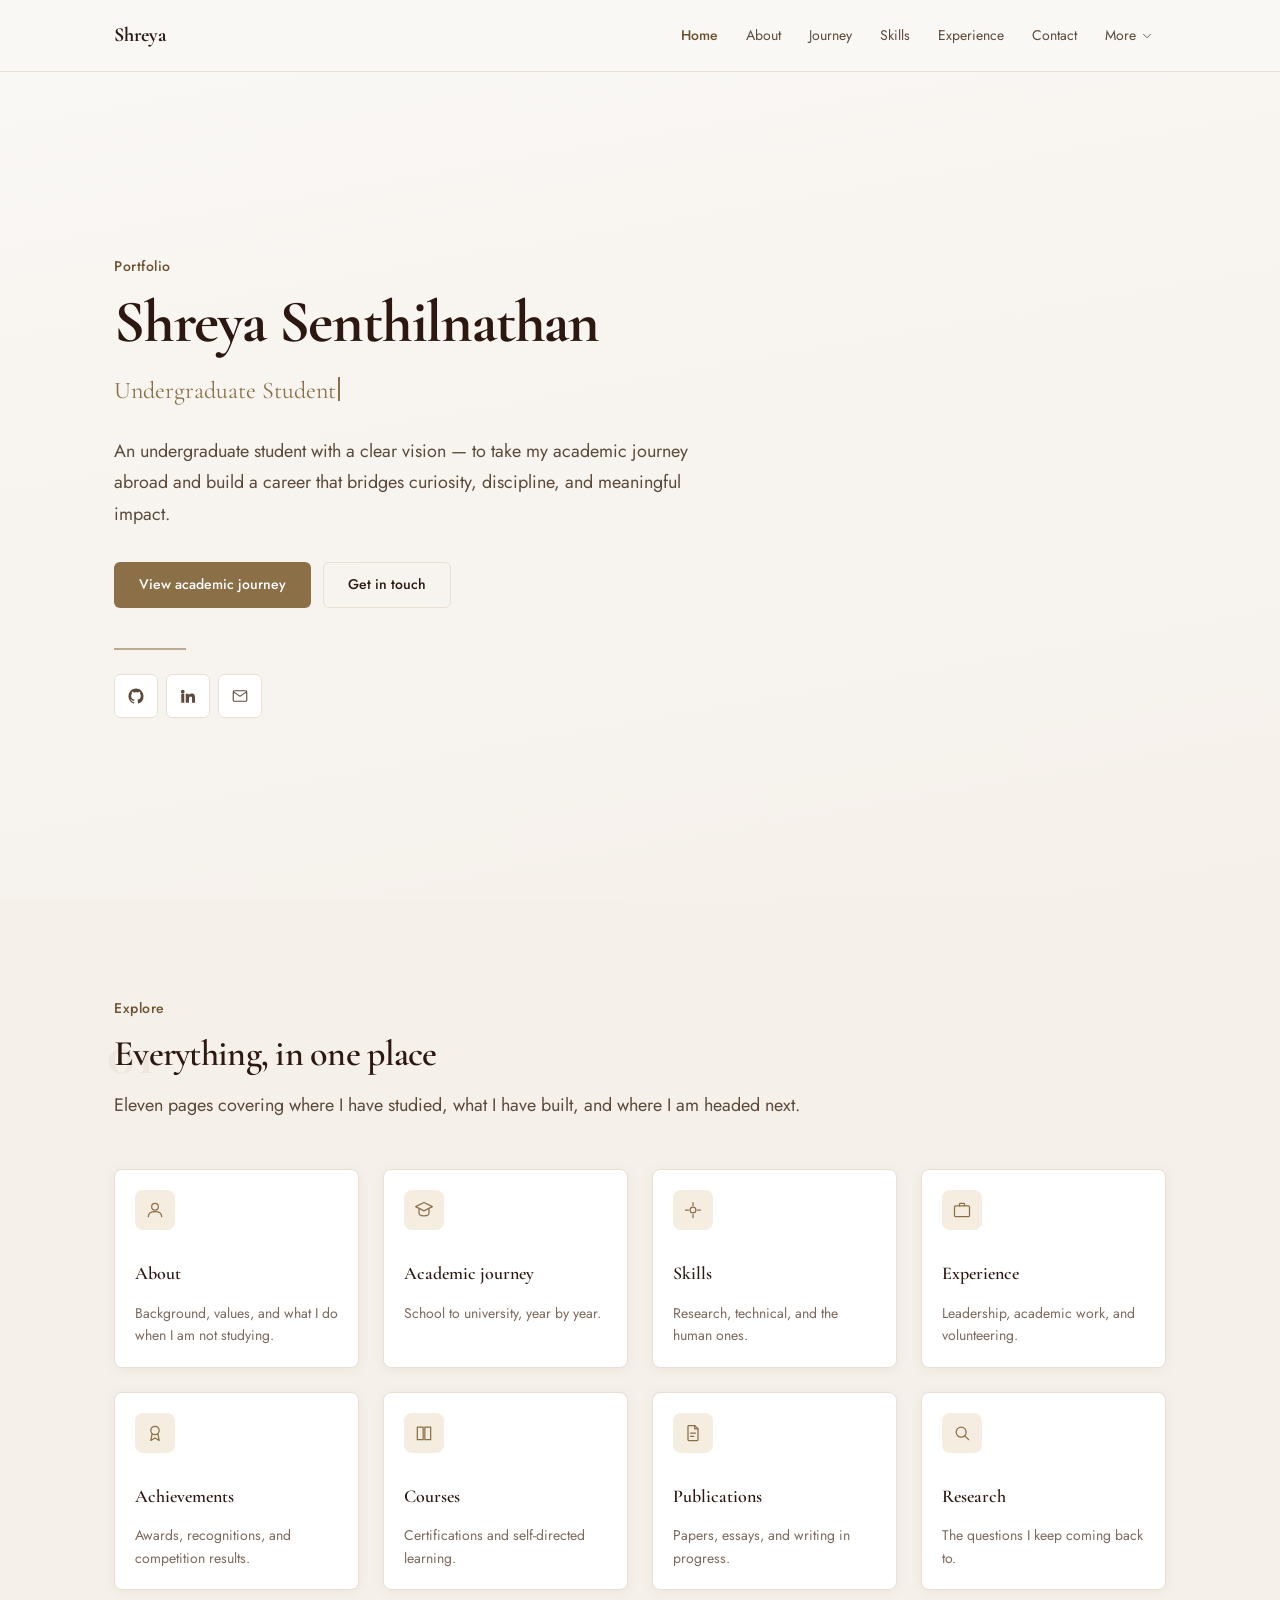
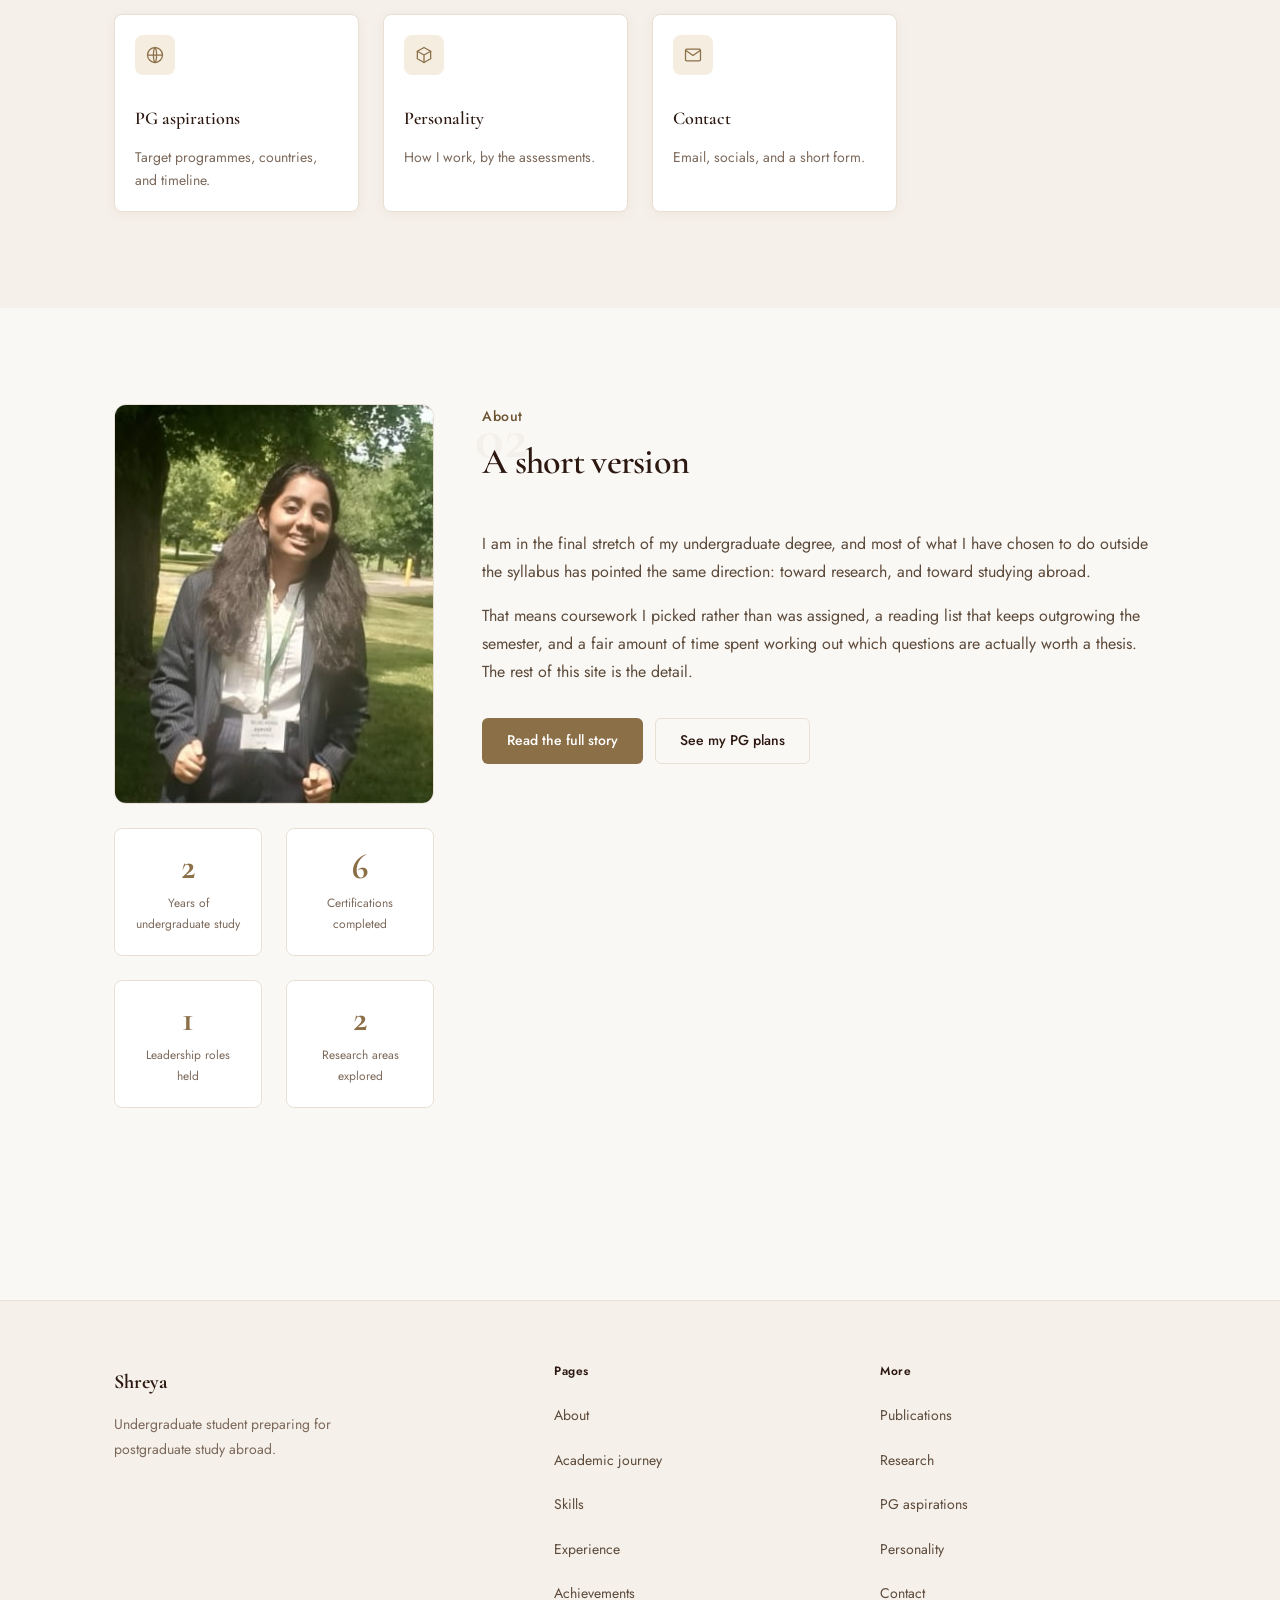
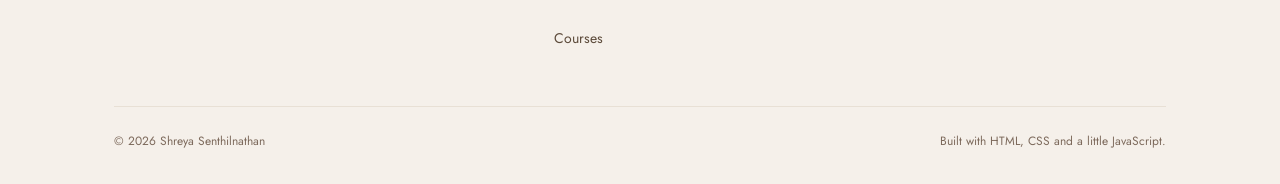
<file: index.html>
<!DOCTYPE html>
<html lang="en">
<head>
  <meta charset="UTF-8">
  <meta name="viewport" content="width=device-width, initial-scale=1.0">
  <title>Shreya Senthilnathan</title>
  <meta name="description" content="Portfolio of Shreya Senthilnathan: academic journey, research interests, and postgraduate plans.">
  <link rel="stylesheet" href="style.css">
</head>
<body>

<a class="skip-link" href="#main">Skip to main content</a>

<!-- ==========================================================================
     NAVBAR — identical on all 12 pages. If you change a link here,
     change it in the other 11 files too.
     ========================================================================== -->
<nav class="nav" aria-label="Main">
  <div class="container nav__inner">
    <a class="nav__brand" href="index.html">Shreya</a>

    <button class="nav__toggle" type="button" id="navToggle"
            aria-expanded="false" aria-controls="navLinks" aria-label="Open menu">
      <svg class="icon-menu" viewBox="0 0 24 24" fill="none" stroke="currentColor" stroke-width="1.5" stroke-linecap="round" aria-hidden="true"><path d="M3 6h18M3 12h18M3 18h18"/></svg>
      <svg class="icon-close" viewBox="0 0 24 24" fill="none" stroke="currentColor" stroke-width="1.5" stroke-linecap="round" aria-hidden="true"><path d="M18 6 6 18M6 6l12 12"/></svg>
    </button>

    <div class="nav__links" id="navLinks" data-open="false">
      <a class="nav__link" href="index.html">Home</a>
      <a class="nav__link" href="about.html">About</a>
      <a class="nav__link" href="academic-journey.html">Journey</a>
      <a class="nav__link" href="skills.html">Skills</a>
      <a class="nav__link" href="experience.html">Experience</a>
      <a class="nav__link" href="contact.html">Contact</a>

      <div class="nav__more">
        <button class="nav__more-btn" type="button" id="moreBtn"
                aria-expanded="false" aria-controls="moreMenu">
          More
          <svg viewBox="0 0 24 24" fill="none" stroke="currentColor" stroke-width="1.5" stroke-linecap="round" aria-hidden="true"><path d="m6 9 6 6 6-6"/></svg>
        </button>
        <div class="nav__dropdown" id="moreMenu" data-open="false">
          <a href="achievements.html">Achievements</a>
          <a href="courses.html">Courses</a>
          <a href="publications.html">Publications</a>
          <a href="research.html">Research</a>
          <a href="pg-aspirations.html">PG aspirations</a>
          <a href="personality.html">Personality</a>
        </div>
      </div>
    </div>
  </div>
</nav>

<main id="main">

  <!-- ======================================================================
       HERO
       ====================================================================== -->
  <section class="hero">
    <div class="container">
      <p class="eyebrow">Portfolio</p>
      <h1 class="hero__name">Shreya Senthilnathan</h1>

      <!-- The roles below rotate. Edit the list in the script at the bottom. -->
      <p class="hero__roles"><span id="typewriter"></span><span class="caret" aria-hidden="true"></span></p>
      <p class="visually-hidden">Undergraduate student, aspiring postgraduate, research enthusiast, global learner, future leader.</p>

      <p class="hero__bio">An undergraduate student with a clear vision &mdash; to take my academic
        journey abroad and build a career that bridges curiosity, discipline, and meaningful impact.</p>

      <div class="btn-row hero__actions">
        <a class="btn btn--primary" href="academic-journey.html">View academic journey</a>
        <a class="btn btn--outline" href="contact.html">Get in touch</a>
      </div>

      <hr class="rule">

      <div class="social-row">
        <span class="tip-wrap">
          <!-- ADD YOUR CONTENT HERE — replace the three links below -->
          <a class="icon-btn" href="https://github.com/shreyasenthilnathan8325-ui" aria-label="Visit GitHub profile" target="_blank" rel="noopener">
            <svg viewBox="0 0 24 24" fill="currentColor" aria-hidden="true"><path d="M12 2C6.48 2 2 6.58 2 12.25c0 4.53 2.87 8.37 6.84 9.73.5.1.68-.22.68-.49 0-.24-.01-.88-.01-1.73-2.78.62-3.37-1.37-3.37-1.37-.46-1.18-1.11-1.5-1.11-1.5-.91-.64.07-.63.07-.63 1 .07 1.53 1.06 1.53 1.06.89 1.57 2.34 1.11 2.91.85.09-.66.35-1.11.63-1.37-2.22-.26-4.56-1.14-4.56-5.07 0-1.12.39-2.03 1.03-2.75-.1-.26-.45-1.3.1-2.7 0 0 .84-.28 2.75 1.05a9.3 9.3 0 0 1 2.51-.34c.85 0 1.71.12 2.51.34 1.91-1.33 2.75-1.05 2.75-1.05.55 1.4.2 2.44.1 2.7.64.72 1.03 1.63 1.03 2.75 0 3.94-2.34 4.81-4.57 5.06.36.32.68.94.68 1.9 0 1.37-.01 2.47-.01 2.81 0 .27.18.6.69.49A10.03 10.03 0 0 0 22 12.25C22 6.58 17.52 2 12 2z"/></svg>
          </a>
          <span class="tip" role="tooltip">Visit GitHub profile</span>
        </span>

        <span class="tip-wrap">
          <a class="icon-btn" href="https://www.linkedin.com/in/shreya-senthilnathan-558509309/" aria-label="Visit LinkedIn profile" target="_blank" rel="noopener">
            <svg viewBox="0 0 24 24" fill="currentColor" aria-hidden="true"><path d="M4.98 3.5a2.5 2.5 0 1 1 0 5 2.5 2.5 0 0 1 0-5zM3 9h4v12H3zM9 9h3.8v1.7h.05c.53-.95 1.83-1.95 3.77-1.95 4.03 0 4.78 2.5 4.78 5.76V21h-4v-5.5c0-1.31-.02-3-1.9-3-1.9 0-2.2 1.43-2.2 2.9V21H9z"/></svg>
          </a>
          <span class="tip" role="tooltip">Visit LinkedIn profile</span>
        </span>

        <span class="tip-wrap">
          <a class="icon-btn" href="mailto:shreyasenthilnathan8325@gmail.com" aria-label="Send an email">
            <svg viewBox="0 0 24 24" fill="none" stroke="currentColor" stroke-width="1.5" stroke-linecap="round" stroke-linejoin="round" aria-hidden="true"><rect x="3" y="5" width="18" height="14" rx="1.5"/><path d="m3.5 6.5 8.5 6 8.5-6"/></svg>
          </a>
          <span class="tip" role="tooltip">Send an email</span>
        </span>
      </div>
    </div>
  </section>

  <!-- ======================================================================
       QUICK LINKS — one card per page
       ====================================================================== -->
  <section class="section section--alt">
    <div class="container">
      <div class="section-head reveal" data-num="01">
        <p class="eyebrow">Explore</p>
        <h2>Everything, in one place</h2>
        <p class="lede">Eleven pages covering where I have studied, what I have built, and where I am headed next.</p>
      </div>

      <div class="grid-4 reveal">
        <a class="quicklink" href="about.html">
          <span class="card__icon"><svg viewBox="0 0 24 24" fill="none" stroke="currentColor" stroke-width="1.5" stroke-linecap="round" aria-hidden="true"><circle cx="12" cy="8" r="4"/><path d="M4 20c0-4 3.6-6 8-6s8 2 8 6"/></svg></span>
          <span class="quicklink__name">About</span>
          <span class="quicklink__desc">Background, values, and what I do when I am not studying.</span>
        </a>

        <a class="quicklink" href="academic-journey.html">
          <span class="card__icon"><svg viewBox="0 0 24 24" fill="none" stroke="currentColor" stroke-width="1.5" stroke-linecap="round" stroke-linejoin="round" aria-hidden="true"><path d="M2 8 12 3l10 5-10 5z"/><path d="M6 10.5V16c0 1.6 2.7 3 6 3s6-1.4 6-3v-5.5"/></svg></span>
          <span class="quicklink__name">Academic journey</span>
          <span class="quicklink__desc">School to university, year by year.</span>
        </a>

        <a class="quicklink" href="skills.html">
          <span class="card__icon"><svg viewBox="0 0 24 24" fill="none" stroke="currentColor" stroke-width="1.5" stroke-linecap="round" aria-hidden="true"><circle cx="12" cy="12" r="3.5"/><path d="M12 3v3.5M12 17.5V21M3 12h3.5M17.5 12H21"/></svg></span>
          <span class="quicklink__name">Skills</span>
          <span class="quicklink__desc">Research, technical, and the human ones.</span>
        </a>

        <a class="quicklink" href="experience.html">
          <span class="card__icon"><svg viewBox="0 0 24 24" fill="none" stroke="currentColor" stroke-width="1.5" stroke-linecap="round" stroke-linejoin="round" aria-hidden="true"><rect x="3" y="7" width="18" height="13" rx="1.5"/><path d="M9 7V5a1 1 0 0 1 1-1h4a1 1 0 0 1 1 1v2"/></svg></span>
          <span class="quicklink__name">Experience</span>
          <span class="quicklink__desc">Leadership, academic work, and volunteering.</span>
        </a>

        <a class="quicklink" href="achievements.html">
          <span class="card__icon"><svg viewBox="0 0 24 24" fill="none" stroke="currentColor" stroke-width="1.5" stroke-linecap="round" stroke-linejoin="round" aria-hidden="true"><circle cx="12" cy="9" r="5"/><path d="m8.5 13-1.5 8 5-3 5 3-1.5-8"/></svg></span>
          <span class="quicklink__name">Achievements</span>
          <span class="quicklink__desc">Awards, recognitions, and competition results.</span>
        </a>

        <a class="quicklink" href="courses.html">
          <span class="card__icon"><svg viewBox="0 0 24 24" fill="none" stroke="currentColor" stroke-width="1.5" stroke-linecap="round" stroke-linejoin="round" aria-hidden="true"><path d="M4 5h7v15H4z"/><path d="M13 5h7v15h-7z"/></svg></span>
          <span class="quicklink__name">Courses</span>
          <span class="quicklink__desc">Certifications and self-directed learning.</span>
        </a>

        <a class="quicklink" href="publications.html">
          <span class="card__icon"><svg viewBox="0 0 24 24" fill="none" stroke="currentColor" stroke-width="1.5" stroke-linecap="round" stroke-linejoin="round" aria-hidden="true"><path d="M14 3H7a1 1 0 0 0-1 1v16a1 1 0 0 0 1 1h10a1 1 0 0 0 1-1V7z"/><path d="M14 3v4h4M9 12h6M9 16h4"/></svg></span>
          <span class="quicklink__name">Publications</span>
          <span class="quicklink__desc">Papers, essays, and writing in progress.</span>
        </a>

        <a class="quicklink" href="research.html">
          <span class="card__icon"><svg viewBox="0 0 24 24" fill="none" stroke="currentColor" stroke-width="1.5" stroke-linecap="round" aria-hidden="true"><circle cx="11" cy="11" r="6"/><path d="m20 20-4.4-4.4"/></svg></span>
          <span class="quicklink__name">Research</span>
          <span class="quicklink__desc">The questions I keep coming back to.</span>
        </a>

        <a class="quicklink" href="pg-aspirations.html">
          <span class="card__icon"><svg viewBox="0 0 24 24" fill="none" stroke="currentColor" stroke-width="1.5" stroke-linecap="round" aria-hidden="true"><circle cx="12" cy="12" r="9"/><path d="M3 12h18"/><path d="M12 3c2.5 2.6 2.5 15.4 0 18-2.5-2.6-2.5-15.4 0-18z"/></svg></span>
          <span class="quicklink__name">PG aspirations</span>
          <span class="quicklink__desc">Target programmes, countries, and timeline.</span>
        </a>

        <a class="quicklink" href="personality.html">
          <span class="card__icon"><svg viewBox="0 0 24 24" fill="none" stroke="currentColor" stroke-width="1.5" stroke-linecap="round" stroke-linejoin="round" aria-hidden="true"><path d="M12 3 4 7.5v9L12 21l8-4.5v-9z"/><path d="M12 12v9M12 12 4 7.5M12 12l8-4.5"/></svg></span>
          <span class="quicklink__name">Personality</span>
          <span class="quicklink__desc">How I work, by the assessments.</span>
        </a>

        <a class="quicklink" href="contact.html">
          <span class="card__icon"><svg viewBox="0 0 24 24" fill="none" stroke="currentColor" stroke-width="1.5" stroke-linecap="round" stroke-linejoin="round" aria-hidden="true"><rect x="3" y="5" width="18" height="14" rx="1.5"/><path d="m3.5 6.5 8.5 6 8.5-6"/></svg></span>
          <span class="quicklink__name">Contact</span>
          <span class="quicklink__desc">Email, socials, and a short form.</span>
        </a>
      </div>
    </div>
  </section>

  <!-- ======================================================================
       ABOUT PREVIEW
       ====================================================================== -->
  <section class="section">
    <div class="container">
      <div class="split split--sidebar-left">

        <div class="reveal">
          <!-- ADD YOUR CONTENT HERE — replace the div below with
               <img src="images/shreya.jpg" alt="Shreya Senthilnathan"> -->
          <div class="photo">
            <img src="Profile Picture.jpg" alt="Shreya Senthilnathan">
          </div>

          <div class="grid-2 mt-6">
            <!-- ADD YOUR CONTENT HERE — change data-count and the label -->
            <div class="stat"><div class="stat__num" data-count="3">0</div><div class="stat__label">Years of undergraduate study</div></div>
            <div class="stat"><div class="stat__num" data-count="12">0</div><div class="stat__label">Certifications completed</div></div>
            <div class="stat"><div class="stat__num" data-count="2">0</div><div class="stat__label">Leadership roles held</div></div>
            <div class="stat"><div class="stat__num" data-count="4">0</div><div class="stat__label">Research areas explored</div></div>
          </div>
        </div>

        <div class="reveal">
          <div class="section-head" data-num="02">
            <p class="eyebrow">About</p>
            <h2>A short version</h2>
          </div>

          <!-- ADD YOUR CONTENT HERE -->
          <p>I am in the final stretch of my undergraduate degree, and most of what I have
            chosen to do outside the syllabus has pointed the same direction: toward
            research, and toward studying abroad.</p>
          <p class="mt-4">That means coursework I picked rather than was assigned, a reading
            list that keeps outgrowing the semester, and a fair amount of time spent working
            out which questions are actually worth a thesis. The rest of this site is the detail.</p>

          <div class="btn-row mt-8">
            <a class="btn btn--primary" href="about.html">Read the full story</a>
            <a class="btn btn--outline" href="pg-aspirations.html">See my PG plans</a>
          </div>
        </div>

      </div>
    </div>
  </section>
</main>

<!-- ==========================================================================
     FOOTER — identical on all 12 pages.
     ========================================================================== -->
<footer class="footer">
  <div class="container">
    <div class="footer__grid">
      <div>
        <div class="footer__brand">Shreya</div>
        <p class="footer__tagline">Undergraduate student preparing for postgraduate study abroad.</p>
      </div>
      <div>
        <h2 class="footer__heading">Pages</h2>
        <ul class="footer__list">
          <li><a href="about.html">About</a></li>
          <li><a href="academic-journey.html">Academic journey</a></li>
          <li><a href="skills.html">Skills</a></li>
          <li><a href="experience.html">Experience</a></li>
          <li><a href="achievements.html">Achievements</a></li>
          <li><a href="courses.html">Courses</a></li>
        </ul>
      </div>
      <div>
        <h2 class="footer__heading">More</h2>
        <ul class="footer__list">
          <li><a href="publications.html">Publications</a></li>
          <li><a href="research.html">Research</a></li>
          <li><a href="pg-aspirations.html">PG aspirations</a></li>
          <li><a href="personality.html">Personality</a></li>
          <li><a href="contact.html">Contact</a></li>
        </ul>
      </div>
    </div>
    <div class="footer__bottom">
      <span>&copy; 2026 Shreya Senthilnathan</span>
      <span>Built with HTML, CSS and a little JavaScript.</span>
    </div>
  </div>
</footer>

<button class="to-top" type="button" id="toTop" data-visible="false" aria-label="Scroll back to top">
  <svg viewBox="0 0 24 24" fill="none" stroke="currentColor" stroke-width="1.5" stroke-linecap="round" stroke-linejoin="round" aria-hidden="true"><path d="M12 19V5"/><path d="m5 12 7-7 7 7"/></svg>
</button>

<script>
(function () {
  'use strict';

  var reduceMotion = window.matchMedia('(prefers-reduced-motion: reduce)').matches;

  /* ---- Mobile menu ---- */
  var navToggle = document.getElementById('navToggle');
  var navLinks = document.getElementById('navLinks');

  navToggle.addEventListener('click', function () {
    var open = navToggle.getAttribute('aria-expanded') === 'true';
    navToggle.setAttribute('aria-expanded', String(!open));
    navToggle.setAttribute('aria-label', open ? 'Open menu' : 'Close menu');
    navLinks.setAttribute('data-open', String(!open));
  });

  /* ---- "More" dropdown ---- */
  var moreBtn = document.getElementById('moreBtn');
  var moreMenu = document.getElementById('moreMenu');

  function closeMore() {
    moreBtn.setAttribute('aria-expanded', 'false');
    moreMenu.setAttribute('data-open', 'false');
  }

  moreBtn.addEventListener('click', function (e) {
    e.stopPropagation();
    var open = moreBtn.getAttribute('aria-expanded') === 'true';
    moreBtn.setAttribute('aria-expanded', String(!open));
    moreMenu.setAttribute('data-open', String(!open));
  });

  /* ---- Clicking anywhere else closes the dropdown ---- */
  document.addEventListener('click', function (e) {
    if (!moreMenu.contains(e.target) && !moreBtn.contains(e.target)) closeMore();
  });

  /* ---- Escape closes, and focus goes back to the control that opened it ---- */
  document.addEventListener('keydown', function (e) {
    if (e.key !== 'Escape') return;
    if (moreMenu.getAttribute('data-open') === 'true') {
      closeMore();
      moreBtn.focus();
    } else if (navLinks.getAttribute('data-open') === 'true') {
      navToggle.click();
      navToggle.focus();
    }
  });

  /* ---- Mark the current page in the nav ---- */
  var here = window.location.pathname.split('/').pop() || 'index.html';
  var links = document.querySelectorAll('.nav__links a');
  for (var i = 0; i < links.length; i++) {
    if (links[i].getAttribute('href') === here) {
      links[i].classList.add('is-active');
      if (moreMenu.contains(links[i])) moreBtn.classList.add('is-active');
    }
  }

  /* ---- Scroll to top ---- */
  var toTop = document.getElementById('toTop');
  window.addEventListener('scroll', function () {
    toTop.setAttribute('data-visible', String(window.scrollY > 500));
  }, { passive: true });

  toTop.addEventListener('click', function () {
    window.scrollTo({ top: 0, behavior: reduceMotion ? 'auto' : 'smooth' });
  });

  /* ---- Reveal sections as they scroll in ---- */
  var revealables = document.querySelectorAll('.reveal');
  if (reduceMotion || !('IntersectionObserver' in window)) {
    for (var r = 0; r < revealables.length; r++) revealables[r].classList.add('visible');
  } else {
    var io = new IntersectionObserver(function (entries) {
      entries.forEach(function (entry) {
        if (!entry.isIntersecting) return;
        entry.target.classList.add('visible');
        io.unobserve(entry.target);
      });
    }, { threshold: 0.1, rootMargin: '0px 0px -40px 0px' });
    for (var j = 0; j < revealables.length; j++) io.observe(revealables[j]);
  }

  /* ======================================================================
     PAGE-SPECIFIC: home
     ====================================================================== */

  /* ---- Rotating role line. Edit this list to change the roles. ---- */
  var roles = [
    'Undergraduate Student',
    'Aspiring Postgraduate',
    'Research Enthusiast',
    'Global Learner',
    'Future Leader'
  ];

  var out = document.getElementById('typewriter');

  if (reduceMotion) {
    out.textContent = roles[0];
  } else {
    var roleIndex = 0, charIndex = 0, erasing = false;
    (function type() {
      var word = roles[roleIndex];
      out.textContent = word.slice(0, charIndex);

      if (!erasing && charIndex === word.length) {
        erasing = true;
        setTimeout(type, 1600);
        return;
      }
      if (erasing && charIndex === 0) {
        erasing = false;
        roleIndex = (roleIndex + 1) % roles.length;
      }
      charIndex += erasing ? -1 : 1;
      setTimeout(type, erasing ? 40 : 75);
    })();
  }

  /* ---- Stat counters count up once, when they first appear ---- */
  var stats = document.querySelectorAll('[data-count]');

  function countUp(el) {
    var target = parseInt(el.getAttribute('data-count'), 10) || 0;
    if (reduceMotion) { el.textContent = String(target); return; }
    var start = performance.now();
    (function step(now) {
      var progress = Math.min((now - start) / 900, 1);
      el.textContent = String(Math.round(target * progress));
      if (progress < 1) requestAnimationFrame(step);
    })(start);
  }

  if ('IntersectionObserver' in window) {
    var statObserver = new IntersectionObserver(function (entries) {
      entries.forEach(function (entry) {
        if (!entry.isIntersecting) return;
        countUp(entry.target);
        statObserver.unobserve(entry.target);
      });
    }, { threshold: 0.5 });
    for (var s = 0; s < stats.length; s++) statObserver.observe(stats[s]);
  } else {
    for (var t = 0; t < stats.length; t++) countUp(stats[t]);
  }
})();
</script>

</body>
</html>
</file>
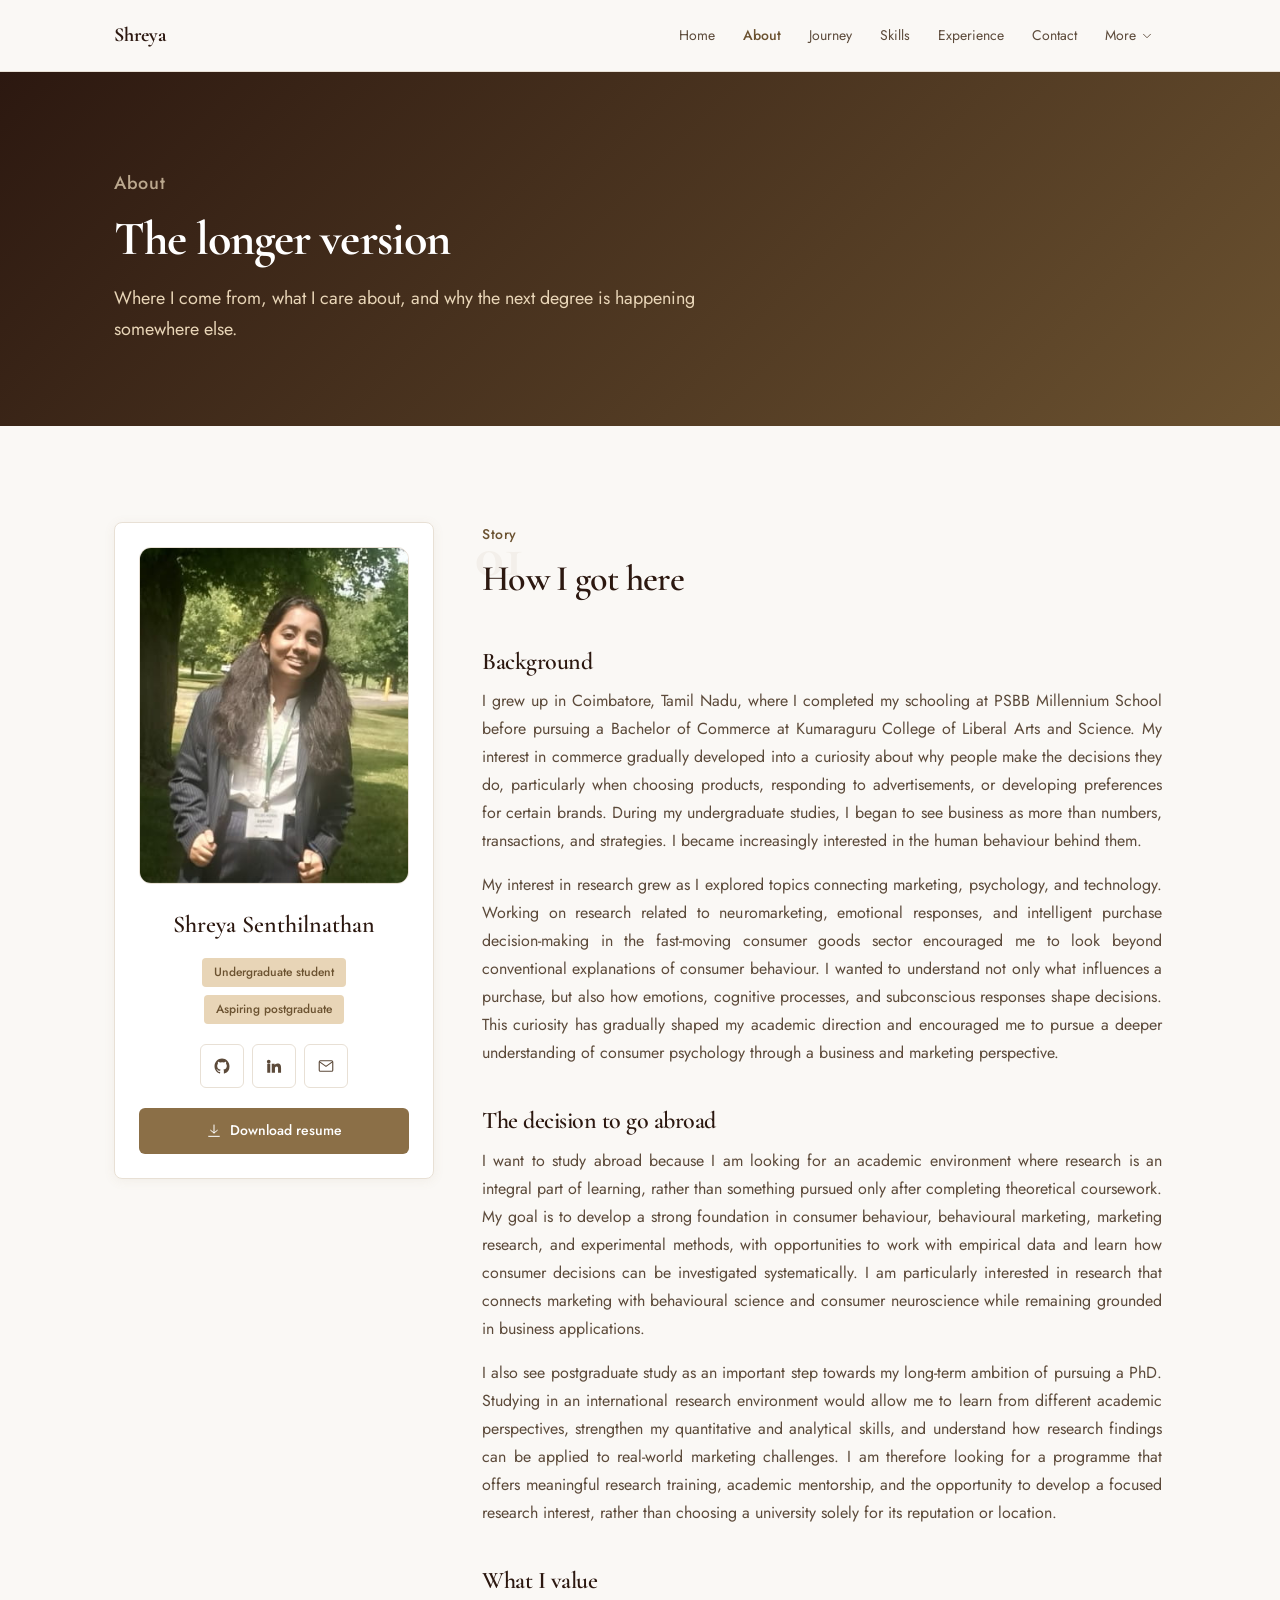
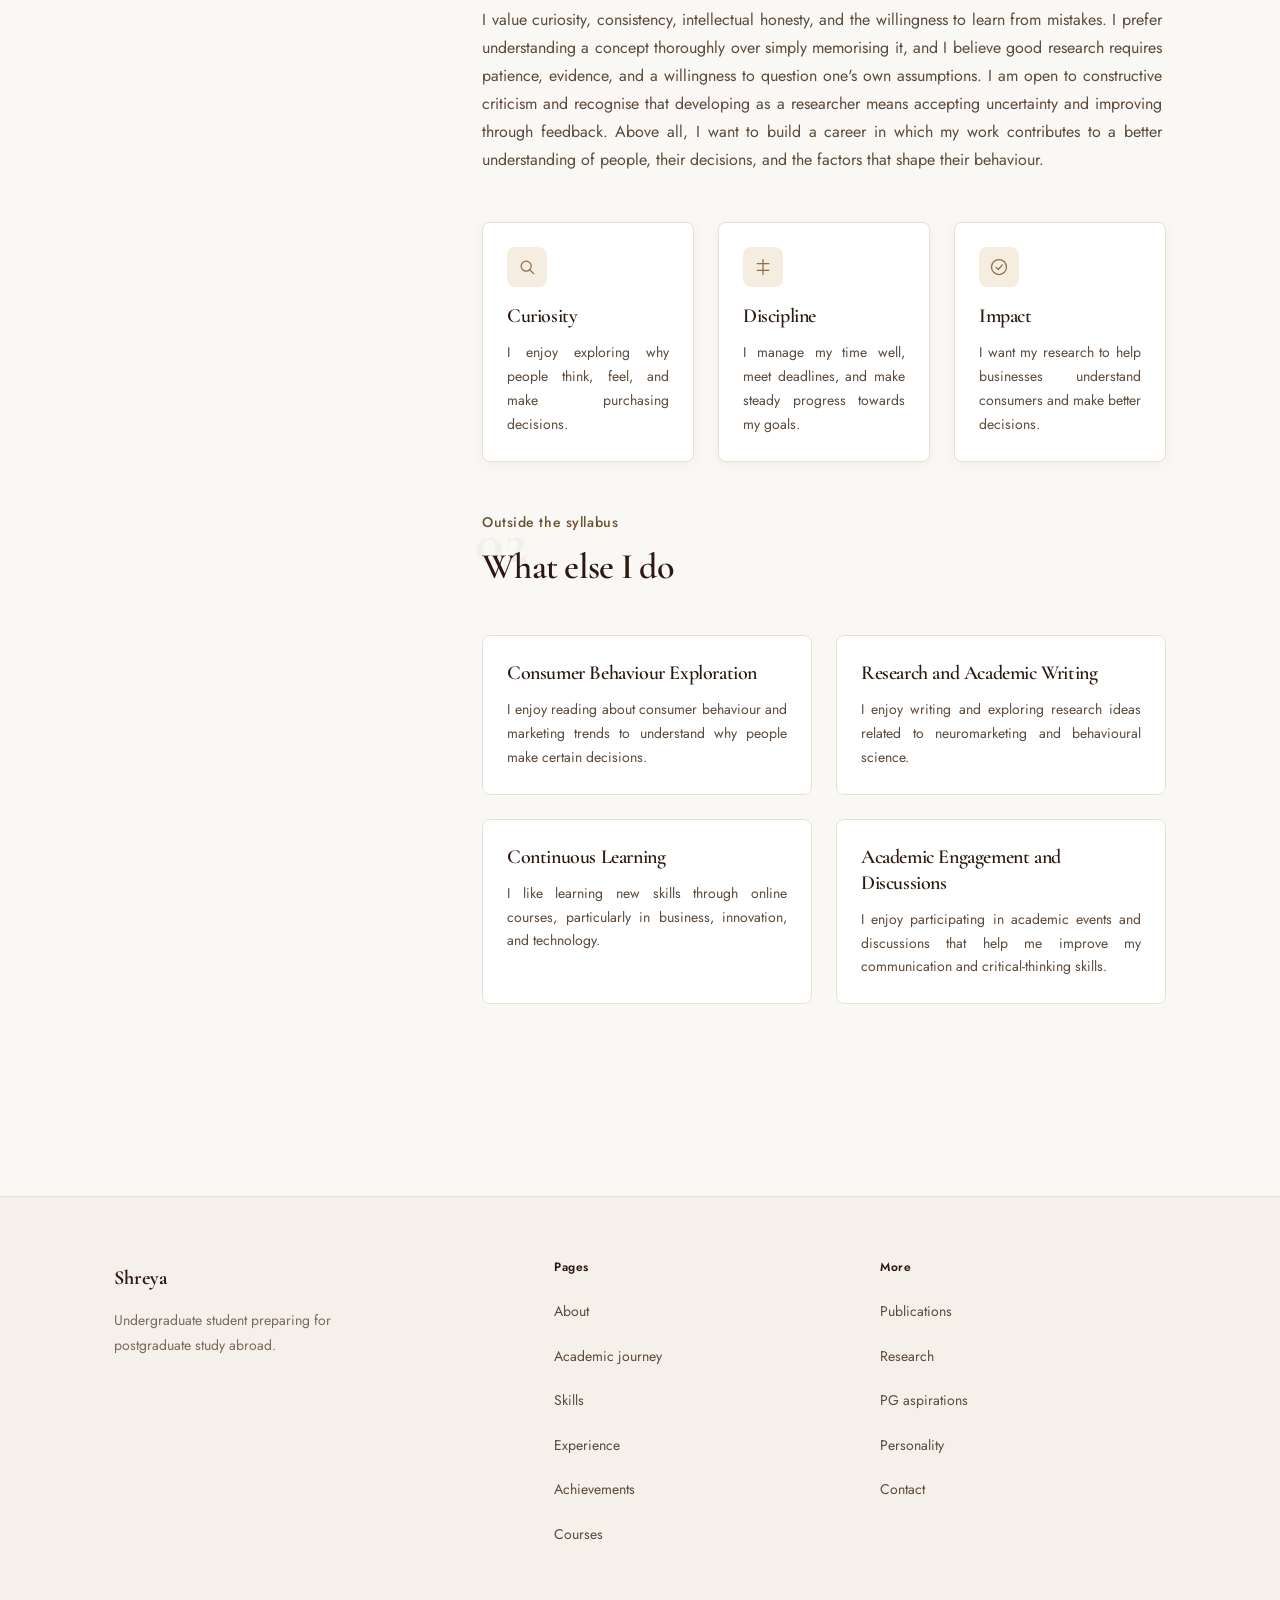
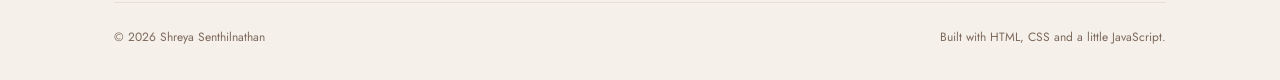
<file: about.html>
<!DOCTYPE html>
<html lang="en">
<head>
  <meta charset="UTF-8">
  <meta name="viewport" content="width=device-width, initial-scale=1.0">
  <title>About — Shreya Senthilnathan</title>
  <meta name="description" content="Background, the decision to study abroad, values, and life outside the syllabus.">
  <link rel="stylesheet" href="style.css">
</head>
<body>

<a class="skip-link" href="main.html">Skip to main content</a>

<!-- ==========================================================================
     NAVBAR — identical on all 12 pages. If you change a link here,
     change it in the other 11 files too.
     ========================================================================== -->
<nav class="nav" aria-label="Main">
  <div class="container nav__inner">
    <a class="nav__brand" href="index.html">Shreya</a>

    <button class="nav__toggle" type="button" id="navToggle"
            aria-expanded="false" aria-controls="navLinks" aria-label="Open menu">
      <svg class="icon-menu" viewBox="0 0 24 24" fill="none" stroke="currentColor" stroke-width="1.5" stroke-linecap="round" aria-hidden="true"><path d="M3 6h18M3 12h18M3 18h18"/></svg>
      <svg class="icon-close" viewBox="0 0 24 24" fill="none" stroke="currentColor" stroke-width="1.5" stroke-linecap="round" aria-hidden="true"><path d="M18 6 6 18M6 6l12 12"/></svg>
    </button>

    <div class="nav__links" id="navLinks" data-open="false">
      <a class="nav__link" href="index.html">Home</a>
      <a class="nav__link" href="about.html">About</a>
      <a class="nav__link" href="academic-journey.html">Journey</a>
      <a class="nav__link" href="skills.html">Skills</a>
      <a class="nav__link" href="experience.html">Experience</a>
      <a class="nav__link" href="contact.html">Contact</a>

      <div class="nav__more">
        <button class="nav__more-btn" type="button" id="moreBtn"
                aria-expanded="false" aria-controls="moreMenu">
          More
          <svg viewBox="0 0 24 24" fill="none" stroke="currentColor" stroke-width="1.5" stroke-linecap="round" aria-hidden="true"><path d="m6 9 6 6 6-6"/></svg>
        </button>
        <div class="nav__dropdown" id="moreMenu" data-open="false">
          <a href="achievements.html">Achievements</a>
          <a href="courses.html">Courses</a>
          <a href="publications.html">Publications</a>
          <a href="research.html">Research</a>
          <a href="pg-aspirations.html">PG aspirations</a>
          <a href="personality.html">Personality</a>
        </div>
      </div>
    </div>
  </div>
</nav>

<main id="main">

  <!-- ======================================================================
       PAGE HEADER BANNER
       ====================================================================== -->
  <header class="page-header">
    <div class="container">
      <p class="eyebrow">About</p>
      <h1>The longer version</h1>
      <p>Where I come from, what I care about, and why the next degree is happening somewhere else.</p>
    </div>
  </header>

  <section class="section">
    <div class="container">
      <div class="split split--sidebar-left">

        <!-- ---------------------------------------------------------------
             STICKY PROFILE SIDEBAR
             --------------------------------------------------------------- -->
        <aside class="sticky">
          <div class="profile-card">
            <!-- ADD YOUR CONTENT HERE — swap for <img src="images/shreya.jpg" alt=""> -->
            <div class="photo">
              <img src="Profile Picture.jpg" alt="Shreya Senthilnathan">
            </div>

            <p class="profile-card__name">Shreya Senthilnathan</p>

            <div class="profile-card__roles">
              <span class="badge">Undergraduate student</span>
              <span class="badge">Aspiring postgraduate</span>
            </div>

            <div class="profile-card__social">
              <span class="tip-wrap">
                <a class="icon-btn" href="https://github.com/shreyasenthilnathan8325-ui" aria-label="Visit GitHub profile" target="_blank" rel="noopener">
                  <svg viewBox="0 0 24 24" fill="currentColor" aria-hidden="true"><path d="M12 2C6.48 2 2 6.58 2 12.25c0 4.53 2.87 8.37 6.84 9.73.5.1.68-.22.68-.49 0-.24-.01-.88-.01-1.73-2.78.62-3.37-1.37-3.37-1.37-.46-1.18-1.11-1.5-1.11-1.5-.91-.64.07-.63.07-.63 1 .07 1.53 1.06 1.53 1.06.89 1.57 2.34 1.11 2.91.85.09-.66.35-1.11.63-1.37-2.22-.26-4.56-1.14-4.56-5.07 0-1.12.39-2.03 1.03-2.75-.1-.26-.45-1.3.1-2.7 0 0 .84-.28 2.75 1.05a9.3 9.3 0 0 1 2.51-.34c.85 0 1.71.12 2.51.34 1.91-1.33 2.75-1.05 2.75-1.05.55 1.4.2 2.44.1 2.7.64.72 1.03 1.63 1.03 2.75 0 3.94-2.34 4.81-4.57 5.06.36.32.68.94.68 1.9 0 1.37-.01 2.47-.01 2.81 0 .27.18.6.69.49A10.03 10.03 0 0 0 22 12.25C22 6.58 17.52 2 12 2z"/></svg>
                </a>
                <span class="tip" role="tooltip">Visit GitHub profile</span>
              </span>

              <span class="tip-wrap">
                <a class="icon-btn" href="https://www.linkedin.com/in/shreya-senthilnathan-558509309" aria-label="Visit LinkedIn profile" target="_blank" rel="noopener">
                  <svg viewBox="0 0 24 24" fill="currentColor" aria-hidden="true"><path d="M4.98 3.5a2.5 2.5 0 1 1 0 5 2.5 2.5 0 0 1 0-5zM3 9h4v12H3zM9 9h3.8v1.7h.05c.53-.95 1.83-1.95 3.77-1.95 4.03 0 4.78 2.5 4.78 5.76V21h-4v-5.5c0-1.31-.02-3-1.9-3-1.9 0-2.2 1.43-2.2 2.9V21H9z"/></svg>
                </a>
                <span class="tip" role="tooltip">Visit LinkedIn profile</span>
              </span>

              <span class="tip-wrap">
                <a class="icon-btn" href="mailto:shreyasenthilnathan8325@gmail.com" aria-label="Send an email">
                  <svg viewBox="0 0 24 24" fill="none" stroke="currentColor" stroke-width="1.5" stroke-linecap="round" stroke-linejoin="round" aria-hidden="true"><rect x="3" y="5" width="18" height="14" rx="1.5"/><path d="m3.5 6.5 8.5 6 8.5-6"/></svg>
                </a>
                <span class="tip" role="tooltip">Send an email</span>
              </span>
            </div>

            <!-- ADD YOUR CONTENT HERE — point this at your PDF -->
            <a class="btn btn--primary btn--block" href="Shreya_Senthilnathan_Resume.pdf" download>
              <svg viewBox="0 0 24 24" fill="none" stroke="currentColor" stroke-width="1.5" stroke-linecap="round" stroke-linejoin="round" aria-hidden="true"><path d="M12 3v12"/><path d="m7 11 5 4 5-4"/><path d="M4 20h16"/></svg>
              Download resume
            </a>
          </div>
        </aside>

        <!-- ---------------------------------------------------------------
             MAIN COLUMN
             --------------------------------------------------------------- -->
        <div>
          <div class="section-head reveal" data-num="01">
            <p class="eyebrow">Story</p>
            <h2>How I got here</h2>
          </div>

          <!-- ADD YOUR CONTENT HERE — three story blocks -->
          <div class="story reveal">
            <h3>Background</h3>
            <p style="text-align: justify; hyphens: auto;" lang="en">I grew up in Coimbatore, Tamil Nadu, where I completed my schooling at PSBB Millennium School before pursuing a Bachelor of Commerce at 
              Kumaraguru College of Liberal Arts and Science. My interest in commerce gradually developed into a curiosity about why people make the decisions 
              they do, particularly when choosing products, responding to advertisements, or developing preferences for certain brands. During my undergraduate 
              studies, I began to see business as more than numbers, transactions, and strategies. I became increasingly interested in the human behaviour behind 
              them.</p>
              
            <p class="mt-4" style="text-align: justify; hyphens: auto;" lang="en">My interest in research grew as I explored topics connecting marketing, psychology, and technology. 
              Working on research related to neuromarketing, emotional responses, and intelligent purchase decision-making in the fast-moving consumer 
              goods sector encouraged me to look beyond conventional explanations of consumer behaviour. I wanted to understand not only what influences a purchase,
              but also how emotions, cognitive processes, and subconscious responses shape decisions. 
              This curiosity has gradually shaped my academic direction and encouraged me to pursue a deeper understanding of consumer psychology through a 
              business and marketing perspective.</p>
          </div>

          <div class="story reveal">
            <h3>The decision to go abroad</h3>
            <p style="text-align: justify; hyphens: auto;" lang="en">I want to study abroad because I am looking for an academic environment where research is an integral part of learning, rather than something pursued 
              only after completing theoretical coursework. My goal is to develop a strong foundation in consumer behaviour, behavioural marketing, marketing 
              research, and experimental methods, with opportunities to work with empirical data and learn how consumer decisions can be investigated systematically. 
              I am particularly interested in research that connects marketing with behavioural science and consumer neuroscience while remaining grounded in business 
              applications.</p>
            
            <p style="text-align: justify; hyphens: auto;" lang="en">I also see postgraduate study as an important step towards my long-term ambition of pursuing a PhD. Studying in an international research environment 
              would allow me to learn from different academic perspectives, strengthen my quantitative and analytical skills, and understand how research findings 
              can be applied to real-world marketing challenges. I am therefore looking for a programme that offers meaningful research training, academic mentorship,
              and the opportunity to develop a focused research interest, rather than choosing a university solely for its reputation or location.</p>
          </div>

          <div class="story reveal">
            <h3>What I value</h3>
            <p style="text-align: justify; hyphens: auto;" lang="en">I value curiosity, consistency, intellectual honesty, and the willingness to learn from mistakes. I prefer understanding a concept thoroughly over 
              simply memorising it, and I believe good research requires patience, evidence, and a willingness to question one's own assumptions. 
              I am open to constructive criticism and recognise that developing as a researcher means accepting uncertainty and improving through feedback. 
              Above all, I want to build a career in which my work contributes to a better understanding of people, their decisions, and the factors that shape 
              their behaviour.</p>
          </div>

          <!-- Values -->
          <div class="grid-3 mt-12 reveal">
            <div class="card">
              <span class="card__icon"><svg viewBox="0 0 24 24" fill="none" stroke="currentColor" stroke-width="1.5" stroke-linecap="round" aria-hidden="true"><circle cx="11" cy="11" r="6"/><path d="m20 20-4.4-4.4"/></svg></span>
              <h4 class="card__title">Curiosity</h4>
              <p class="card__body" style="text-align: justify; hyphens: auto;" lang="en">I enjoy exploring why people think, feel, and make purchasing decisions.</p>
            </div>
            <div class="card">
              <span class="card__icon"><svg viewBox="0 0 24 24" fill="none" stroke="currentColor" stroke-width="1.5" stroke-linecap="round" stroke-linejoin="round" aria-hidden="true"><path d="M12 3v18M5 8h14M5 16h14"/></svg></span>
              <h4 class="card__title">Discipline</h4>
              <p class="card__body" style="text-align: justify; hyphens: auto;" lang="en">I manage my time well, meet deadlines, and make steady progress towards my goals.</p>
            </div>
            <div class="card">
              <span class="card__icon"><svg viewBox="0 0 24 24" fill="none" stroke="currentColor" stroke-width="1.5" stroke-linecap="round" aria-hidden="true"><circle cx="12" cy="12" r="9"/><path d="M8.5 12.5 11 15l5-5.5"/></svg></span>
              <h4 class="card__title">Impact</h4>
              <p class="card__body" style="text-align: justify; hyphens: auto;" lang="en">I want my research to help businesses understand consumers and make better decisions.</p>
            </div>
          </div>

          <!-- Hobbies -->
          <div class="section-head mt-12 reveal" data-num="02">
            <p class="eyebrow">Outside the syllabus</p>
            <h2>What else I do</h2>
          </div>

          <div class="grid-2 reveal">
            <!-- ADD YOUR CONTENT HERE — four hobbies -->
            <div class="card card--flat">
              <h3 class="card__title">Consumer Behaviour Exploration</h3>
              <p class="card__body" style="text-align: justify; hyphens: auto;" lang="en">I enjoy reading about consumer behaviour and marketing trends to understand why people make certain decisions.</p>
            </div>
            <div class="card card--flat">
              <h3 class="card__title">Research and Academic Writing</h3>
              <p class="card__body" style="text-align: justify; hyphens: auto;" lang="en">I enjoy writing and exploring research ideas related to neuromarketing and behavioural science.</p>
            </div>
            <div class="card card--flat">
              <h3 class="card__title">Continuous Learning</h3>
              <p class="card__body" style="text-align: justify; hyphens: auto;" lang="en">I like learning new skills through online courses, particularly in business, innovation, and technology.</p>
            </div>
            <div class="card card--flat">
              <h3 class="card__title">Academic Engagement and Discussions</h3>
              <p class="card__body" style="text-align: justify; hyphens: auto;" lang="en">I enjoy participating in academic events and discussions that help me improve my communication and critical-thinking skills.</p>
            </div>
          </div>
        </div>

      </div>
    </div>
  </section>
</main>

<!-- ==========================================================================
     FOOTER — identical on all 12 pages.
     ========================================================================== -->
<footer class="footer">
  <div class="container">
    <div class="footer__grid">
      <div>
        <div class="footer__brand">Shreya</div>
        <p class="footer__tagline">Undergraduate student preparing for postgraduate study abroad.</p>
      </div>
      <div>
        <h2 class="footer__heading">Pages</h2>
        <ul class="footer__list">
          <li><a href="about.html">About</a></li>
          <li><a href="academic-journey.html">Academic journey</a></li>
          <li><a href="skills.html">Skills</a></li>
          <li><a href="experience.html">Experience</a></li>
          <li><a href="achievements.html">Achievements</a></li>
          <li><a href="courses.html">Courses</a></li>
        </ul>
      </div>
      <div>
        <h2 class="footer__heading">More</h2>
        <ul class="footer__list">
          <li><a href="publications.html">Publications</a></li>
          <li><a href="research.html">Research</a></li>
          <li><a href="pg-aspirations.html">PG aspirations</a></li>
          <li><a href="personality.html">Personality</a></li>
          <li><a href="contact.html">Contact</a></li>
        </ul>
      </div>
    </div>
    <div class="footer__bottom">
      <span>&copy; 2026 Shreya Senthilnathan</span>
      <span>Built with HTML, CSS and a little JavaScript.</span>
    </div>
  </div>
</footer>

<button class="to-top" type="button" id="toTop" data-visible="false" aria-label="Scroll back to top">
  <svg viewBox="0 0 24 24" fill="none" stroke="currentColor" stroke-width="1.5" stroke-linecap="round" stroke-linejoin="round" aria-hidden="true"><path d="M12 19V5"/><path d="m5 12 7-7 7 7"/></svg>
</button>

<script>
(function () {
  'use strict';

  var reduceMotion = window.matchMedia('(prefers-reduced-motion: reduce)').matches;

  /* ---- Mobile menu ---- */
  var navToggle = document.getElementById('navToggle');
  var navLinks = document.getElementById('navLinks');

  navToggle.addEventListener('click', function () {
    var open = navToggle.getAttribute('aria-expanded') === 'true';
    navToggle.setAttribute('aria-expanded', String(!open));
    navToggle.setAttribute('aria-label', open ? 'Open menu' : 'Close menu');
    navLinks.setAttribute('data-open', String(!open));
  });

  /* ---- "More" dropdown ---- */
  var moreBtn = document.getElementById('moreBtn');
  var moreMenu = document.getElementById('moreMenu');

  function closeMore() {
    moreBtn.setAttribute('aria-expanded', 'false');
    moreMenu.setAttribute('data-open', 'false');
  }

  moreBtn.addEventListener('click', function (e) {
    e.stopPropagation();
    var open = moreBtn.getAttribute('aria-expanded') === 'true';
    moreBtn.setAttribute('aria-expanded', String(!open));
    moreMenu.setAttribute('data-open', String(!open));
  });

  /* ---- Clicking anywhere else closes the dropdown ---- */
  document.addEventListener('click', function (e) {
    if (!moreMenu.contains(e.target) && !moreBtn.contains(e.target)) closeMore();
  });

  /* ---- Escape closes, and focus goes back to the control that opened it ---- */
  document.addEventListener('keydown', function (e) {
    if (e.key !== 'Escape') return;
    if (moreMenu.getAttribute('data-open') === 'true') {
      closeMore();
      moreBtn.focus();
    } else if (navLinks.getAttribute('data-open') === 'true') {
      navToggle.click();
      navToggle.focus();
    }
  });

  /* ---- Mark the current page in the nav ---- */
  var here = window.location.pathname.split('/').pop() || 'index.html';
  var links = document.querySelectorAll('.nav__links a');
  for (var i = 0; i < links.length; i++) {
    if (links[i].getAttribute('href') === here) {
      links[i].classList.add('is-active');
      if (moreMenu.contains(links[i])) moreBtn.classList.add('is-active');
    }
  }

  /* ---- Scroll to top ---- */
  var toTop = document.getElementById('toTop');
  window.addEventListener('scroll', function () {
    toTop.setAttribute('data-visible', String(window.scrollY > 500));
  }, { passive: true });

  toTop.addEventListener('click', function () {
    window.scrollTo({ top: 0, behavior: reduceMotion ? 'auto' : 'smooth' });
  });

  /* ---- Reveal sections as they scroll in ---- */
  var revealables = document.querySelectorAll('.reveal');
  if (reduceMotion || !('IntersectionObserver' in window)) {
    for (var r = 0; r < revealables.length; r++) revealables[r].classList.add('visible');
  } else {
    var io = new IntersectionObserver(function (entries) {
      entries.forEach(function (entry) {
        if (!entry.isIntersecting) return;
        entry.target.classList.add('visible');
        io.unobserve(entry.target);
      });
    }, { threshold: 0.1, rootMargin: '0px 0px -40px 0px' });
    for (var j = 0; j < revealables.length; j++) io.observe(revealables[j]);
  }
})();
</script>

</body>
</html>
</file>
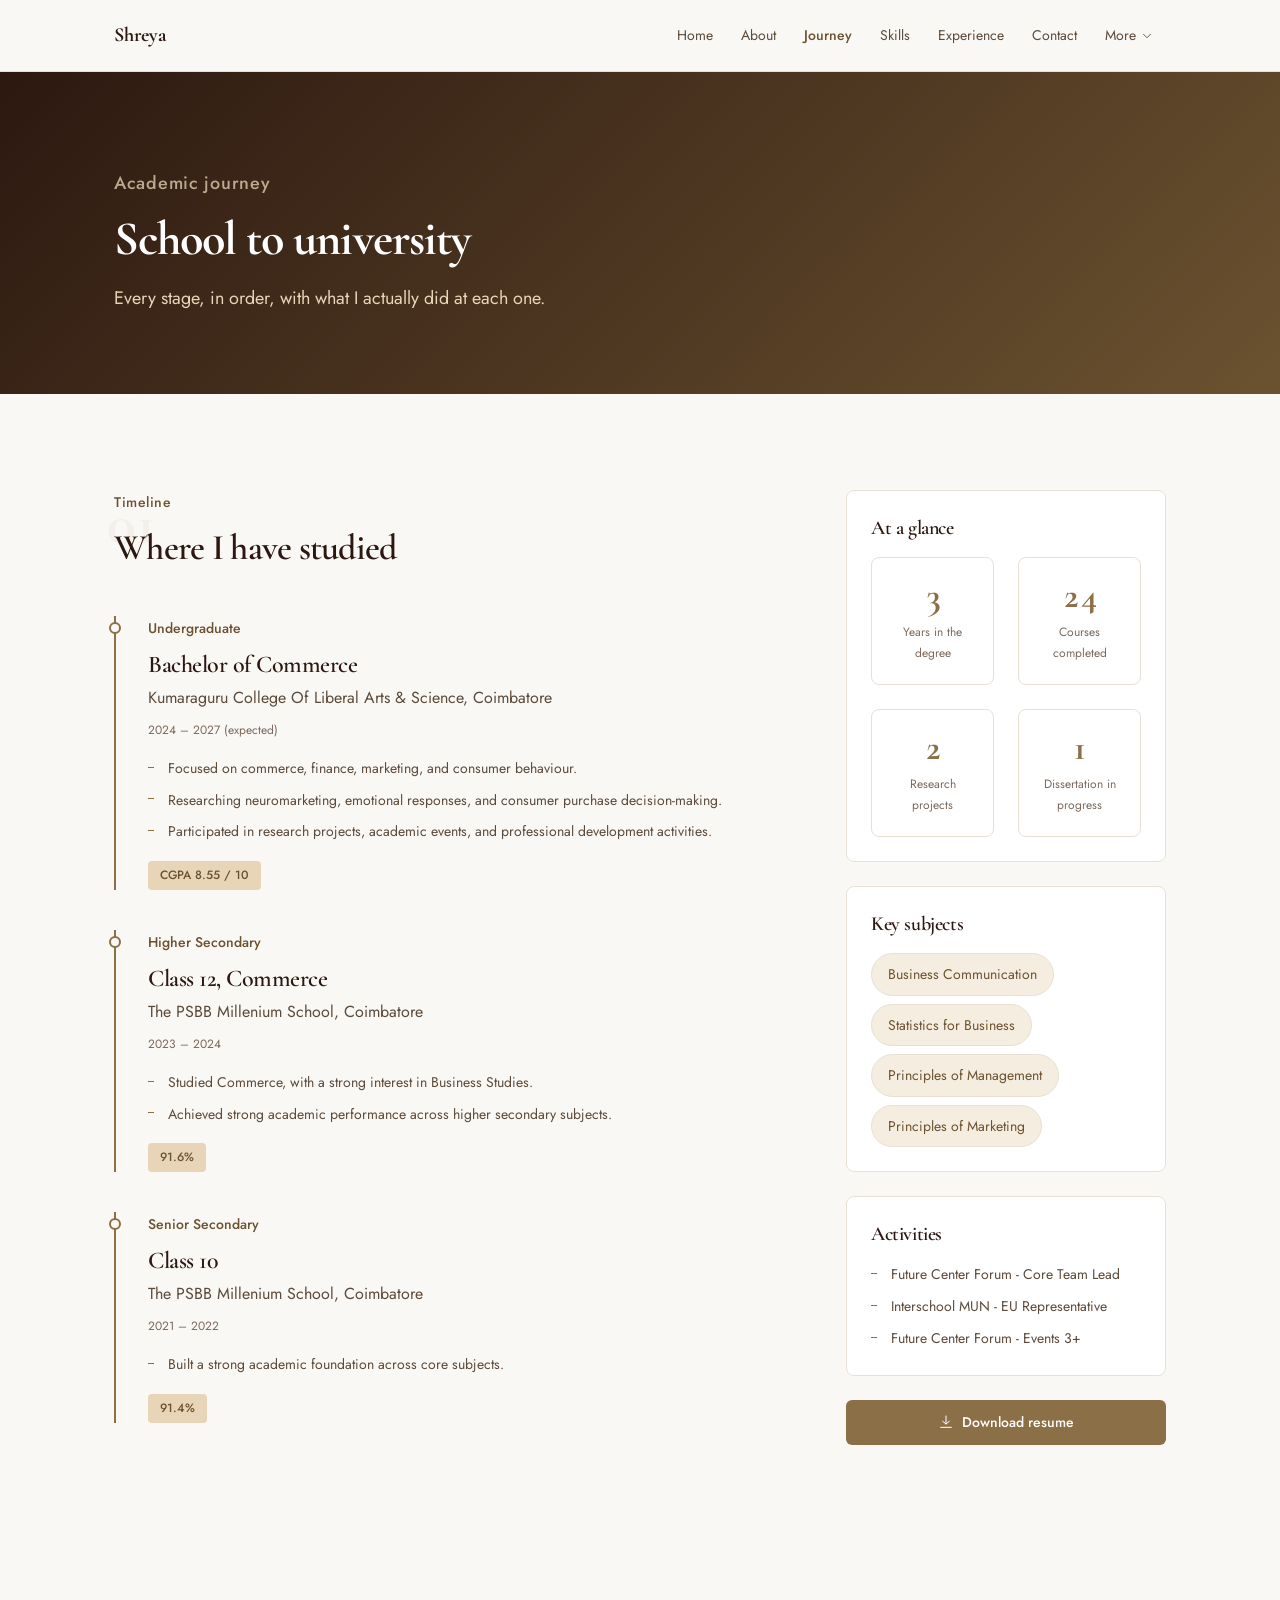
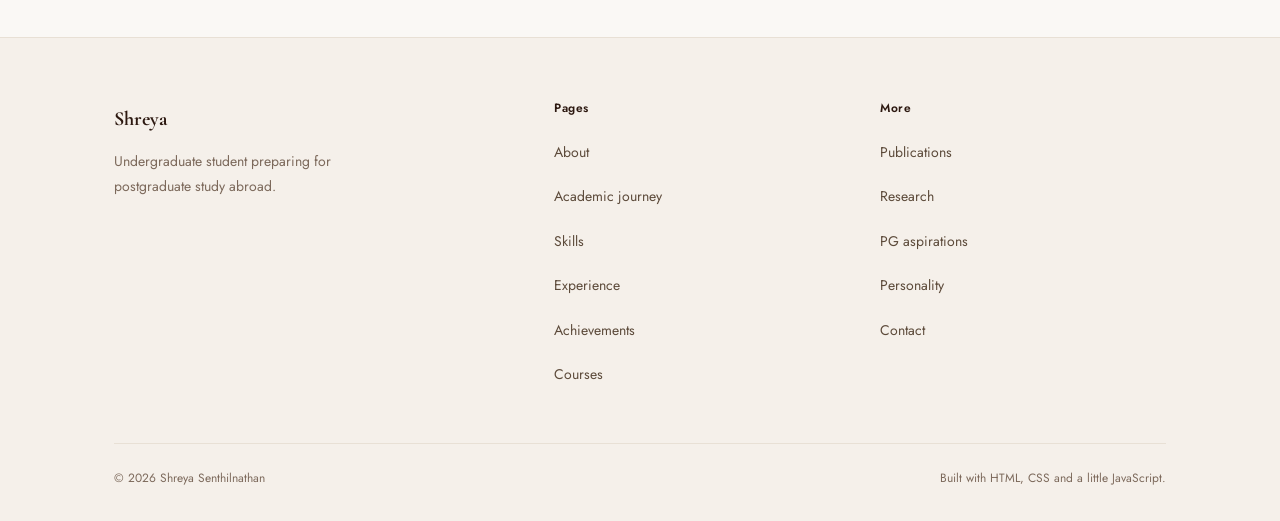
<file: academic-journey.html>
<!DOCTYPE html>
<html lang="en">
<head>
  <meta charset="UTF-8">
  <meta name="viewport" content="width=device-width, initial-scale=1.0">
  <title>Academic journey — Shreya Senthilnathan</title>
  <meta name="description" content="School to university: degrees, institutions, results and the subjects that shaped the path.">
  <link rel="stylesheet" href="style.css">
</head>
<body>

<a class="skip-link" href="#main">Skip to main content</a>

<!-- ==========================================================================
     NAVBAR — identical on all 12 pages. If you change a link here,
     change it in the other 11 files too.
     ========================================================================== -->
<nav class="nav" aria-label="Main">
  <div class="container nav__inner">
    <a class="nav__brand" href="index.html">Shreya</a>

    <button class="nav__toggle" type="button" id="navToggle"
            aria-expanded="false" aria-controls="navLinks" aria-label="Open menu">
      <svg class="icon-menu" viewBox="0 0 24 24" fill="none" stroke="currentColor" stroke-width="1.5" stroke-linecap="round" aria-hidden="true"><path d="M3 6h18M3 12h18M3 18h18"/></svg>
      <svg class="icon-close" viewBox="0 0 24 24" fill="none" stroke="currentColor" stroke-width="1.5" stroke-linecap="round" aria-hidden="true"><path d="M18 6 6 18M6 6l12 12"/></svg>
    </button>

    <div class="nav__links" id="navLinks" data-open="false">
      <a class="nav__link" href="index.html">Home</a>
      <a class="nav__link" href="about.html">About</a>
      <a class="nav__link" href="academic-journey.html">Journey</a>
      <a class="nav__link" href="skills.html">Skills</a>
      <a class="nav__link" href="experience.html">Experience</a>
      <a class="nav__link" href="contact.html">Contact</a>

      <div class="nav__more">
        <button class="nav__more-btn" type="button" id="moreBtn"
                aria-expanded="false" aria-controls="moreMenu">
          More
          <svg viewBox="0 0 24 24" fill="none" stroke="currentColor" stroke-width="1.5" stroke-linecap="round" aria-hidden="true"><path d="m6 9 6 6 6-6"/></svg>
        </button>
        <div class="nav__dropdown" id="moreMenu" data-open="false">
          <a href="achievements.html">Achievements</a>
          <a href="courses.html">Courses</a>
          <a href="publications.html">Publications</a>
          <a href="research.html">Research</a>
          <a href="pg-aspirations.html">PG aspirations</a>
          <a href="personality.html">Personality</a>
        </div>
      </div>
    </div>
  </div>
</nav>

<main id="main">

  <!-- ======================================================================
       PAGE HEADER BANNER
       ====================================================================== -->
  <header class="page-header">
    <div class="container">
      <p class="eyebrow">Academic journey</p>
      <h1>School to university</h1>
      <p>Every stage, in order, with what I actually did at each one.</p>
    </div>
  </header>

  <section class="section">
    <div class="container">
      <div class="split">

        <!-- ---------------------------------------------------------------
             TIMELINE
             --------------------------------------------------------------- -->
        <div>
          <div class="section-head reveal" data-num="01">
            <p class="eyebrow">Timeline</p>
            <h2>Where I have studied</h2>
          </div>

          <ol class="timeline">
            <!-- ADD YOUR CONTENT HERE — duplicate one <li> per stage,
                 newest first. -->
            <li class="timeline__item reveal">
              <span class="timeline__level">Undergraduate</span>
              <h3 class="timeline__title">Bachelor of Commerce</h3>
              <p class="timeline__org">Kumaraguru College Of Liberal Arts & Science, Coimbatore</p>
              <p class="timeline__dates">2024 &ndash; 2027 (expected)</p>
              <ul class="timeline__details">
                <li>Focused on commerce, finance, marketing, and consumer behaviour.</li>
                <li>Researching neuromarketing, emotional responses, and consumer purchase decision-making.</li>
                <li>Participated in research projects, academic events, and professional development activities.</li>
              </ul>
              <p class="mt-4"><span class="badge">CGPA 8.55 / 10</span></p>
            </li>

            <li class="timeline__item reveal">
              <span class="timeline__level">Higher Secondary</span>
              <h3 class="timeline__title">Class 12, Commerce</h3>
              <p class="timeline__org">The PSBB Millenium School, Coimbatore</p>
              <p class="timeline__dates">2023 &ndash; 2024</p>
              <ul class="timeline__details">
                <li>Studied Commerce, with a strong interest in Business Studies.</li>
                <li>Achieved strong academic performance across higher secondary subjects.</li>
              </ul>
              <p class="mt-4"><span class="badge">91.6%</span></p>
            </li>

            <li class="timeline__item reveal">
              <span class="timeline__level">Senior Secondary</span>
              <h3 class="timeline__title">Class 10</h3>
              <p class="timeline__org">The PSBB Millenium School, Coimbatore</p>
              <p class="timeline__dates">2021 &ndash; 2022</p>
              <ul class="timeline__details">
                <li>Built a strong academic foundation across core subjects.</li>
              </ul>
              <p class="mt-4"><span class="badge">91.4%</span></p>
            </li>
          </ol>
        </div>

        <!-- ---------------------------------------------------------------
             SIDEBAR
             --------------------------------------------------------------- -->
        <aside class="sticky">
          <div class="card card--flat">
            <h4 class="card__title">At a glance</h4>
            <div class="grid-2 mt-4">
              <!-- ADD YOUR CONTENT HERE -->
              <div class="stat"><div class="stat__num">3</div><div class="stat__label">Years in the degree</div></div>
              <div class="stat"><div class="stat__num">24</div><div class="stat__label">Courses completed</div></div>
              <div class="stat"><div class="stat__num">2</div><div class="stat__label">Research projects</div></div>
              <div class="stat"><div class="stat__num">1</div><div class="stat__label">Dissertation in progress</div></div>
            </div>
          </div>

          <div class="card card--flat mt-6">
            <h4 class="card__title">Key subjects</h4>
            <div class="tag-cloud mt-4">
              <!-- ADD YOUR CONTENT HERE -->
              <span class="tag">Business Communication</span>
              <span class="tag">Statistics for Business</span>
              <span class="tag">Principles of Management</span>
              <span class="tag">Principles of Marketing</span>
            </div>
          </div>

          <div class="card card--flat mt-6">
            <h4 class="card__title">Activities</h4>
            <ul class="timeline__details mt-4">
              <!-- ADD YOUR CONTENT HERE -->
              <li>Future Center Forum - Core Team Lead</li>
              <li>Interschool MUN - EU Representative</li>
              <li>Future Center Forum - Events 3+</li>
            </ul>
          </div>

          <a class="btn btn--primary btn--block mt-6" href="Shreya_Senthilnathan_Resume.pdf" download>
            <svg viewBox="0 0 24 24" fill="none" stroke="currentColor" stroke-width="1.5" stroke-linecap="round" stroke-linejoin="round" aria-hidden="true"><path d="M12 3v12"/><path d="m7 11 5 4 5-4"/><path d="M4 20h16"/></svg>
            Download resume
          </a>
        </aside>
      </div>
    </div>
  </section>
</main>

<!-- ==========================================================================
     FOOTER — identical on all 12 pages.
     ========================================================================== -->
<footer class="footer">
  <div class="container">
    <div class="footer__grid">
      <div>
        <div class="footer__brand">Shreya</div>
        <p class="footer__tagline">Undergraduate student preparing for postgraduate study abroad.</p>
      </div>
      <div>
        <h2 class="footer__heading">Pages</h2>
        <ul class="footer__list">
          <li><a href="about.html">About</a></li>
          <li><a href="academic-journey.html">Academic journey</a></li>
          <li><a href="skills.html">Skills</a></li>
          <li><a href="experience.html">Experience</a></li>
          <li><a href="achievements.html">Achievements</a></li>
          <li><a href="courses.html">Courses</a></li>
        </ul>
      </div>
      <div>
        <h2 class="footer__heading">More</h2>
        <ul class="footer__list">
          <li><a href="publications.html">Publications</a></li>
          <li><a href="research.html">Research</a></li>
          <li><a href="pg-aspirations.html">PG aspirations</a></li>
          <li><a href="personality.html">Personality</a></li>
          <li><a href="contact.html">Contact</a></li>
        </ul>
      </div>
    </div>
    <div class="footer__bottom">
      <span>&copy; 2026 Shreya Senthilnathan</span>
      <span>Built with HTML, CSS and a little JavaScript.</span>
    </div>
  </div>
</footer>

<button class="to-top" type="button" id="toTop" data-visible="false" aria-label="Scroll back to top">
  <svg viewBox="0 0 24 24" fill="none" stroke="currentColor" stroke-width="1.5" stroke-linecap="round" stroke-linejoin="round" aria-hidden="true"><path d="M12 19V5"/><path d="m5 12 7-7 7 7"/></svg>
</button>

<script>
(function () {
  'use strict';

  var reduceMotion = window.matchMedia('(prefers-reduced-motion: reduce)').matches;

  /* ---- Mobile menu ---- */
  var navToggle = document.getElementById('navToggle');
  var navLinks = document.getElementById('navLinks');

  navToggle.addEventListener('click', function () {
    var open = navToggle.getAttribute('aria-expanded') === 'true';
    navToggle.setAttribute('aria-expanded', String(!open));
    navToggle.setAttribute('aria-label', open ? 'Open menu' : 'Close menu');
    navLinks.setAttribute('data-open', String(!open));
  });

  /* ---- "More" dropdown ---- */
  var moreBtn = document.getElementById('moreBtn');
  var moreMenu = document.getElementById('moreMenu');

  function closeMore() {
    moreBtn.setAttribute('aria-expanded', 'false');
    moreMenu.setAttribute('data-open', 'false');
  }

  moreBtn.addEventListener('click', function (e) {
    e.stopPropagation();
    var open = moreBtn.getAttribute('aria-expanded') === 'true';
    moreBtn.setAttribute('aria-expanded', String(!open));
    moreMenu.setAttribute('data-open', String(!open));
  });

  /* ---- Clicking anywhere else closes the dropdown ---- */
  document.addEventListener('click', function (e) {
    if (!moreMenu.contains(e.target) && !moreBtn.contains(e.target)) closeMore();
  });

  /* ---- Escape closes, and focus goes back to the control that opened it ---- */
  document.addEventListener('keydown', function (e) {
    if (e.key !== 'Escape') return;
    if (moreMenu.getAttribute('data-open') === 'true') {
      closeMore();
      moreBtn.focus();
    } else if (navLinks.getAttribute('data-open') === 'true') {
      navToggle.click();
      navToggle.focus();
    }
  });

  /* ---- Mark the current page in the nav ---- */
  var here = window.location.pathname.split('/').pop() || 'index.html';
  var links = document.querySelectorAll('.nav__links a');
  for (var i = 0; i < links.length; i++) {
    if (links[i].getAttribute('href') === here) {
      links[i].classList.add('is-active');
      if (moreMenu.contains(links[i])) moreBtn.classList.add('is-active');
    }
  }

  /* ---- Scroll to top ---- */
  var toTop = document.getElementById('toTop');
  window.addEventListener('scroll', function () {
    toTop.setAttribute('data-visible', String(window.scrollY > 500));
  }, { passive: true });

  toTop.addEventListener('click', function () {
    window.scrollTo({ top: 0, behavior: reduceMotion ? 'auto' : 'smooth' });
  });

  /* ---- Reveal sections as they scroll in ---- */
  var revealables = document.querySelectorAll('.reveal');
  if (reduceMotion || !('IntersectionObserver' in window)) {
    for (var r = 0; r < revealables.length; r++) revealables[r].classList.add('visible');
  } else {
    var io = new IntersectionObserver(function (entries) {
      entries.forEach(function (entry) {
        if (!entry.isIntersecting) return;
        entry.target.classList.add('visible');
        io.unobserve(entry.target);
      });
    }, { threshold: 0.1, rootMargin: '0px 0px -40px 0px' });
    for (var j = 0; j < revealables.length; j++) io.observe(revealables[j]);
  }
})();
</script>

</body>
</html>
</file>
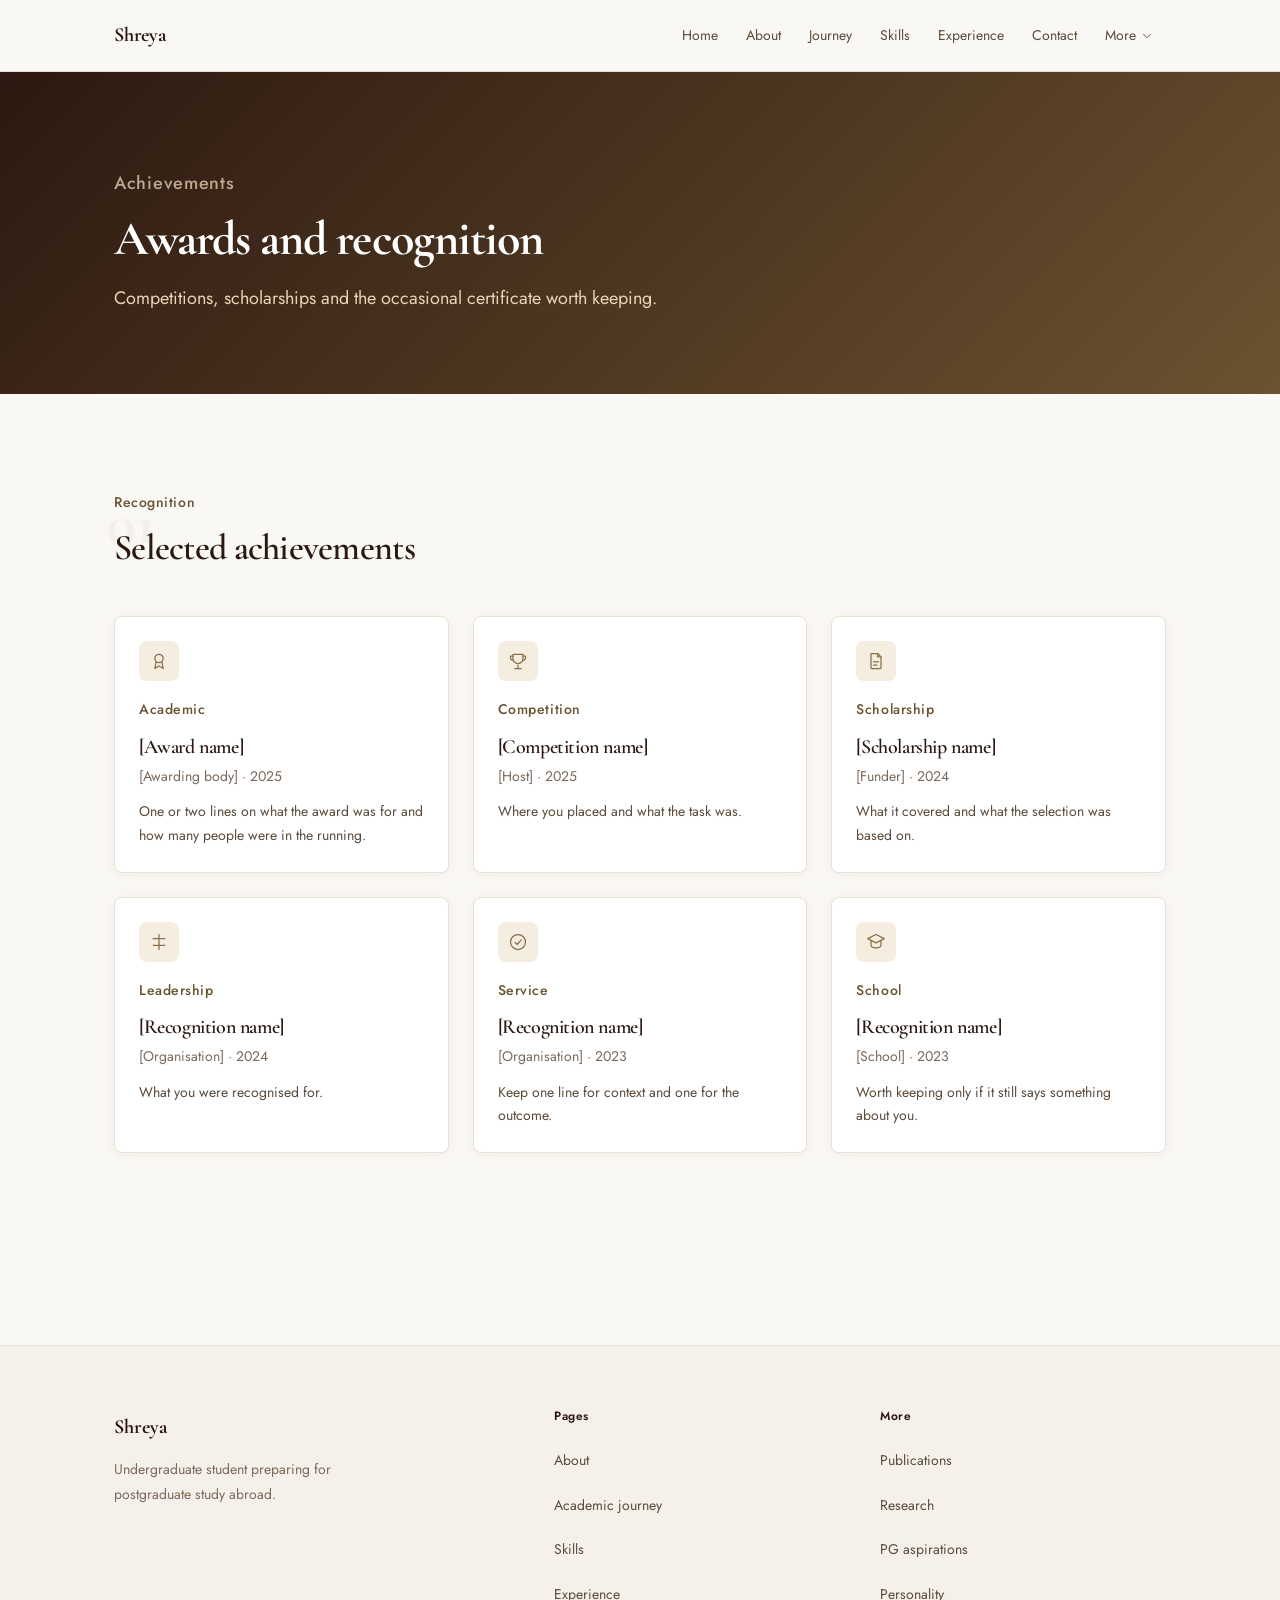
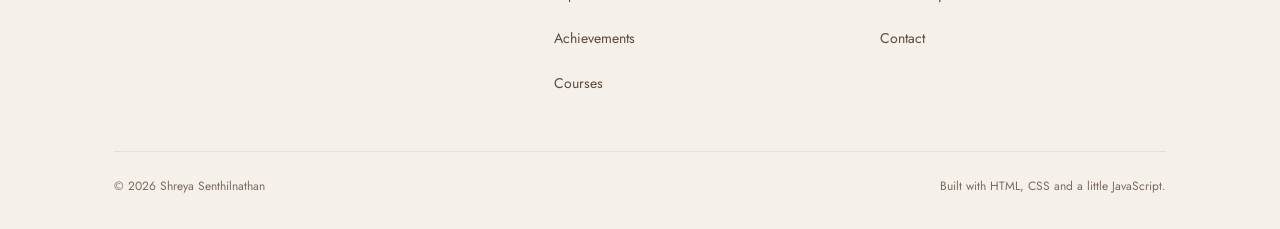
<file: achievements.html>
<!DOCTYPE html>
<html lang="en">
<head>
  <meta charset="UTF-8">
  <meta name="viewport" content="width=device-width, initial-scale=1.0">
  <title>Achievements — Shreya Senthilnathan</title>
  <meta name="description" content="Awards, scholarships, competition results and academic recognitions.">
  <link rel="stylesheet" href="style.css">
</head>
<body>

<a class="skip-link" href="#main">Skip to main content</a>

<!-- ==========================================================================
     NAVBAR — identical on all 12 pages. If you change a link here,
     change it in the other 11 files too.
     ========================================================================== -->
<nav class="nav" aria-label="Main">
  <div class="container nav__inner">
    <a class="nav__brand" href="index.html">Shreya</a>

    <button class="nav__toggle" type="button" id="navToggle"
            aria-expanded="false" aria-controls="navLinks" aria-label="Open menu">
      <svg class="icon-menu" viewBox="0 0 24 24" fill="none" stroke="currentColor" stroke-width="1.5" stroke-linecap="round" aria-hidden="true"><path d="M3 6h18M3 12h18M3 18h18"/></svg>
      <svg class="icon-close" viewBox="0 0 24 24" fill="none" stroke="currentColor" stroke-width="1.5" stroke-linecap="round" aria-hidden="true"><path d="M18 6 6 18M6 6l12 12"/></svg>
    </button>

    <div class="nav__links" id="navLinks" data-open="false">
      <a class="nav__link" href="index.html">Home</a>
      <a class="nav__link" href="about.html">About</a>
      <a class="nav__link" href="academic-journey.html">Journey</a>
      <a class="nav__link" href="skills.html">Skills</a>
      <a class="nav__link" href="experience.html">Experience</a>
      <a class="nav__link" href="contact.html">Contact</a>

      <div class="nav__more">
        <button class="nav__more-btn" type="button" id="moreBtn"
                aria-expanded="false" aria-controls="moreMenu">
          More
          <svg viewBox="0 0 24 24" fill="none" stroke="currentColor" stroke-width="1.5" stroke-linecap="round" aria-hidden="true"><path d="m6 9 6 6 6-6"/></svg>
        </button>
        <div class="nav__dropdown" id="moreMenu" data-open="false">
          <a href="achievements.html">Achievements</a>
          <a href="courses.html">Courses</a>
          <a href="publications.html">Publications</a>
          <a href="research.html">Research</a>
          <a href="pg-aspirations.html">PG aspirations</a>
          <a href="personality.html">Personality</a>
        </div>
      </div>
    </div>
  </div>
</nav>

<main id="main">

  <!-- ======================================================================
       PAGE HEADER BANNER
       ====================================================================== -->
  <header class="page-header">
    <div class="container">
      <p class="eyebrow">Achievements</p>
      <h1>Awards and recognition</h1>
      <p>Competitions, scholarships and the occasional certificate worth keeping.</p>
    </div>
  </header>

  <section class="section">
    <div class="container">
      <div class="section-head reveal" data-num="01">
        <p class="eyebrow">Recognition</p>
        <h2>Selected achievements</h2>
      </div>

      <div class="grid-auto reveal">
        <!-- ADD YOUR CONTENT HERE — duplicate one card per achievement -->
        <article class="card card--topline">
          <span class="card__icon"><svg viewBox="0 0 24 24" fill="none" stroke="currentColor" stroke-width="1.5" stroke-linecap="round" stroke-linejoin="round" aria-hidden="true"><circle cx="12" cy="9" r="5"/><path d="m8.5 13-1.5 8 5-3 5 3-1.5-8"/></svg></span>
          <p class="eyebrow">Academic</p>
          <h3 class="card__title">[Award name]</h3>
          <p class="card__meta">[Awarding body] &middot; 2025</p>
          <p class="card__body">One or two lines on what the award was for and how many
            people were in the running.</p>
        </article>

        <article class="card card--topline">
          <span class="card__icon"><svg viewBox="0 0 24 24" fill="none" stroke="currentColor" stroke-width="1.5" stroke-linecap="round" stroke-linejoin="round" aria-hidden="true"><path d="M8 21h8M12 17v4"/><path d="M6 4h12v5a6 6 0 0 1-12 0z"/><path d="M6 6H3v2a3 3 0 0 0 3 3M18 6h3v2a3 3 0 0 1-3 3"/></svg></span>
          <p class="eyebrow">Competition</p>
          <h3 class="card__title">[Competition name]</h3>
          <p class="card__meta">[Host] &middot; 2025</p>
          <p class="card__body">Where you placed and what the task was.</p>
        </article>

        <article class="card card--topline">
          <span class="card__icon"><svg viewBox="0 0 24 24" fill="none" stroke="currentColor" stroke-width="1.5" stroke-linecap="round" stroke-linejoin="round" aria-hidden="true"><path d="M14 3H7a1 1 0 0 0-1 1v16a1 1 0 0 0 1 1h10a1 1 0 0 0 1-1V7z"/><path d="M14 3v4h4"/><path d="M9 13h6M9 17h4"/></svg></span>
          <p class="eyebrow">Scholarship</p>
          <h3 class="card__title">[Scholarship name]</h3>
          <p class="card__meta">[Funder] &middot; 2024</p>
          <p class="card__body">What it covered and what the selection was based on.</p>
        </article>

        <article class="card card--topline">
          <span class="card__icon"><svg viewBox="0 0 24 24" fill="none" stroke="currentColor" stroke-width="1.5" stroke-linecap="round" stroke-linejoin="round" aria-hidden="true"><path d="M12 3v18M5 8h14M5 16h14"/></svg></span>
          <p class="eyebrow">Leadership</p>
          <h3 class="card__title">[Recognition name]</h3>
          <p class="card__meta">[Organisation] &middot; 2024</p>
          <p class="card__body">What you were recognised for.</p>
        </article>

        <article class="card card--topline">
          <span class="card__icon"><svg viewBox="0 0 24 24" fill="none" stroke="currentColor" stroke-width="1.5" stroke-linecap="round" aria-hidden="true"><circle cx="12" cy="12" r="9"/><path d="M8.5 12.5 11 15l5-5.5"/></svg></span>
          <p class="eyebrow">Service</p>
          <h3 class="card__title">[Recognition name]</h3>
          <p class="card__meta">[Organisation] &middot; 2023</p>
          <p class="card__body">Keep one line for context and one for the outcome.</p>
        </article>

        <article class="card card--topline">
          <span class="card__icon"><svg viewBox="0 0 24 24" fill="none" stroke="currentColor" stroke-width="1.5" stroke-linecap="round" stroke-linejoin="round" aria-hidden="true"><path d="M2 8 12 3l10 5-10 5z"/><path d="M6 10.5V16c0 1.6 2.7 3 6 3s6-1.4 6-3v-5.5"/></svg></span>
          <p class="eyebrow">School</p>
          <h3 class="card__title">[Recognition name]</h3>
          <p class="card__meta">[School] &middot; 2023</p>
          <p class="card__body">Worth keeping only if it still says something about you.</p>
        </article>
      </div>
    </div>
  </section>
</main>

<!-- ==========================================================================
     FOOTER — identical on all 12 pages.
     ========================================================================== -->
<footer class="footer">
  <div class="container">
    <div class="footer__grid">
      <div>
        <div class="footer__brand">Shreya</div>
        <p class="footer__tagline">Undergraduate student preparing for postgraduate study abroad.</p>
      </div>
      <div>
        <h2 class="footer__heading">Pages</h2>
        <ul class="footer__list">
          <li><a href="about.html">About</a></li>
          <li><a href="academic-journey.html">Academic journey</a></li>
          <li><a href="skills.html">Skills</a></li>
          <li><a href="experience.html">Experience</a></li>
          <li><a href="achievements.html">Achievements</a></li>
          <li><a href="courses.html">Courses</a></li>
        </ul>
      </div>
      <div>
        <h2 class="footer__heading">More</h2>
        <ul class="footer__list">
          <li><a href="publications.html">Publications</a></li>
          <li><a href="research.html">Research</a></li>
          <li><a href="pg-aspirations.html">PG aspirations</a></li>
          <li><a href="personality.html">Personality</a></li>
          <li><a href="contact.html">Contact</a></li>
        </ul>
      </div>
    </div>
    <div class="footer__bottom">
      <span>&copy; 2026 Shreya Senthilnathan</span>
      <span>Built with HTML, CSS and a little JavaScript.</span>
    </div>
  </div>
</footer>

<button class="to-top" type="button" id="toTop" data-visible="false" aria-label="Scroll back to top">
  <svg viewBox="0 0 24 24" fill="none" stroke="currentColor" stroke-width="1.5" stroke-linecap="round" stroke-linejoin="round" aria-hidden="true"><path d="M12 19V5"/><path d="m5 12 7-7 7 7"/></svg>
</button>

<script>
(function () {
  'use strict';

  var reduceMotion = window.matchMedia('(prefers-reduced-motion: reduce)').matches;

  /* ---- Mobile menu ---- */
  var navToggle = document.getElementById('navToggle');
  var navLinks = document.getElementById('navLinks');

  navToggle.addEventListener('click', function () {
    var open = navToggle.getAttribute('aria-expanded') === 'true';
    navToggle.setAttribute('aria-expanded', String(!open));
    navToggle.setAttribute('aria-label', open ? 'Open menu' : 'Close menu');
    navLinks.setAttribute('data-open', String(!open));
  });

  /* ---- "More" dropdown ---- */
  var moreBtn = document.getElementById('moreBtn');
  var moreMenu = document.getElementById('moreMenu');

  function closeMore() {
    moreBtn.setAttribute('aria-expanded', 'false');
    moreMenu.setAttribute('data-open', 'false');
  }

  moreBtn.addEventListener('click', function (e) {
    e.stopPropagation();
    var open = moreBtn.getAttribute('aria-expanded') === 'true';
    moreBtn.setAttribute('aria-expanded', String(!open));
    moreMenu.setAttribute('data-open', String(!open));
  });

  /* ---- Clicking anywhere else closes the dropdown ---- */
  document.addEventListener('click', function (e) {
    if (!moreMenu.contains(e.target) && !moreBtn.contains(e.target)) closeMore();
  });

  /* ---- Escape closes, and focus goes back to the control that opened it ---- */
  document.addEventListener('keydown', function (e) {
    if (e.key !== 'Escape') return;
    if (moreMenu.getAttribute('data-open') === 'true') {
      closeMore();
      moreBtn.focus();
    } else if (navLinks.getAttribute('data-open') === 'true') {
      navToggle.click();
      navToggle.focus();
    }
  });

  /* ---- Mark the current page in the nav ---- */
  var here = window.location.pathname.split('/').pop() || 'index.html';
  var links = document.querySelectorAll('.nav__links a');
  for (var i = 0; i < links.length; i++) {
    if (links[i].getAttribute('href') === here) {
      links[i].classList.add('is-active');
      if (moreMenu.contains(links[i])) moreBtn.classList.add('is-active');
    }
  }

  /* ---- Scroll to top ---- */
  var toTop = document.getElementById('toTop');
  window.addEventListener('scroll', function () {
    toTop.setAttribute('data-visible', String(window.scrollY > 500));
  }, { passive: true });

  toTop.addEventListener('click', function () {
    window.scrollTo({ top: 0, behavior: reduceMotion ? 'auto' : 'smooth' });
  });

  /* ---- Reveal sections as they scroll in ---- */
  var revealables = document.querySelectorAll('.reveal');
  if (reduceMotion || !('IntersectionObserver' in window)) {
    for (var r = 0; r < revealables.length; r++) revealables[r].classList.add('visible');
  } else {
    var io = new IntersectionObserver(function (entries) {
      entries.forEach(function (entry) {
        if (!entry.isIntersecting) return;
        entry.target.classList.add('visible');
        io.unobserve(entry.target);
      });
    }, { threshold: 0.1, rootMargin: '0px 0px -40px 0px' });
    for (var j = 0; j < revealables.length; j++) io.observe(revealables[j]);
  }
})();
</script>

</body>
</html>
</file>
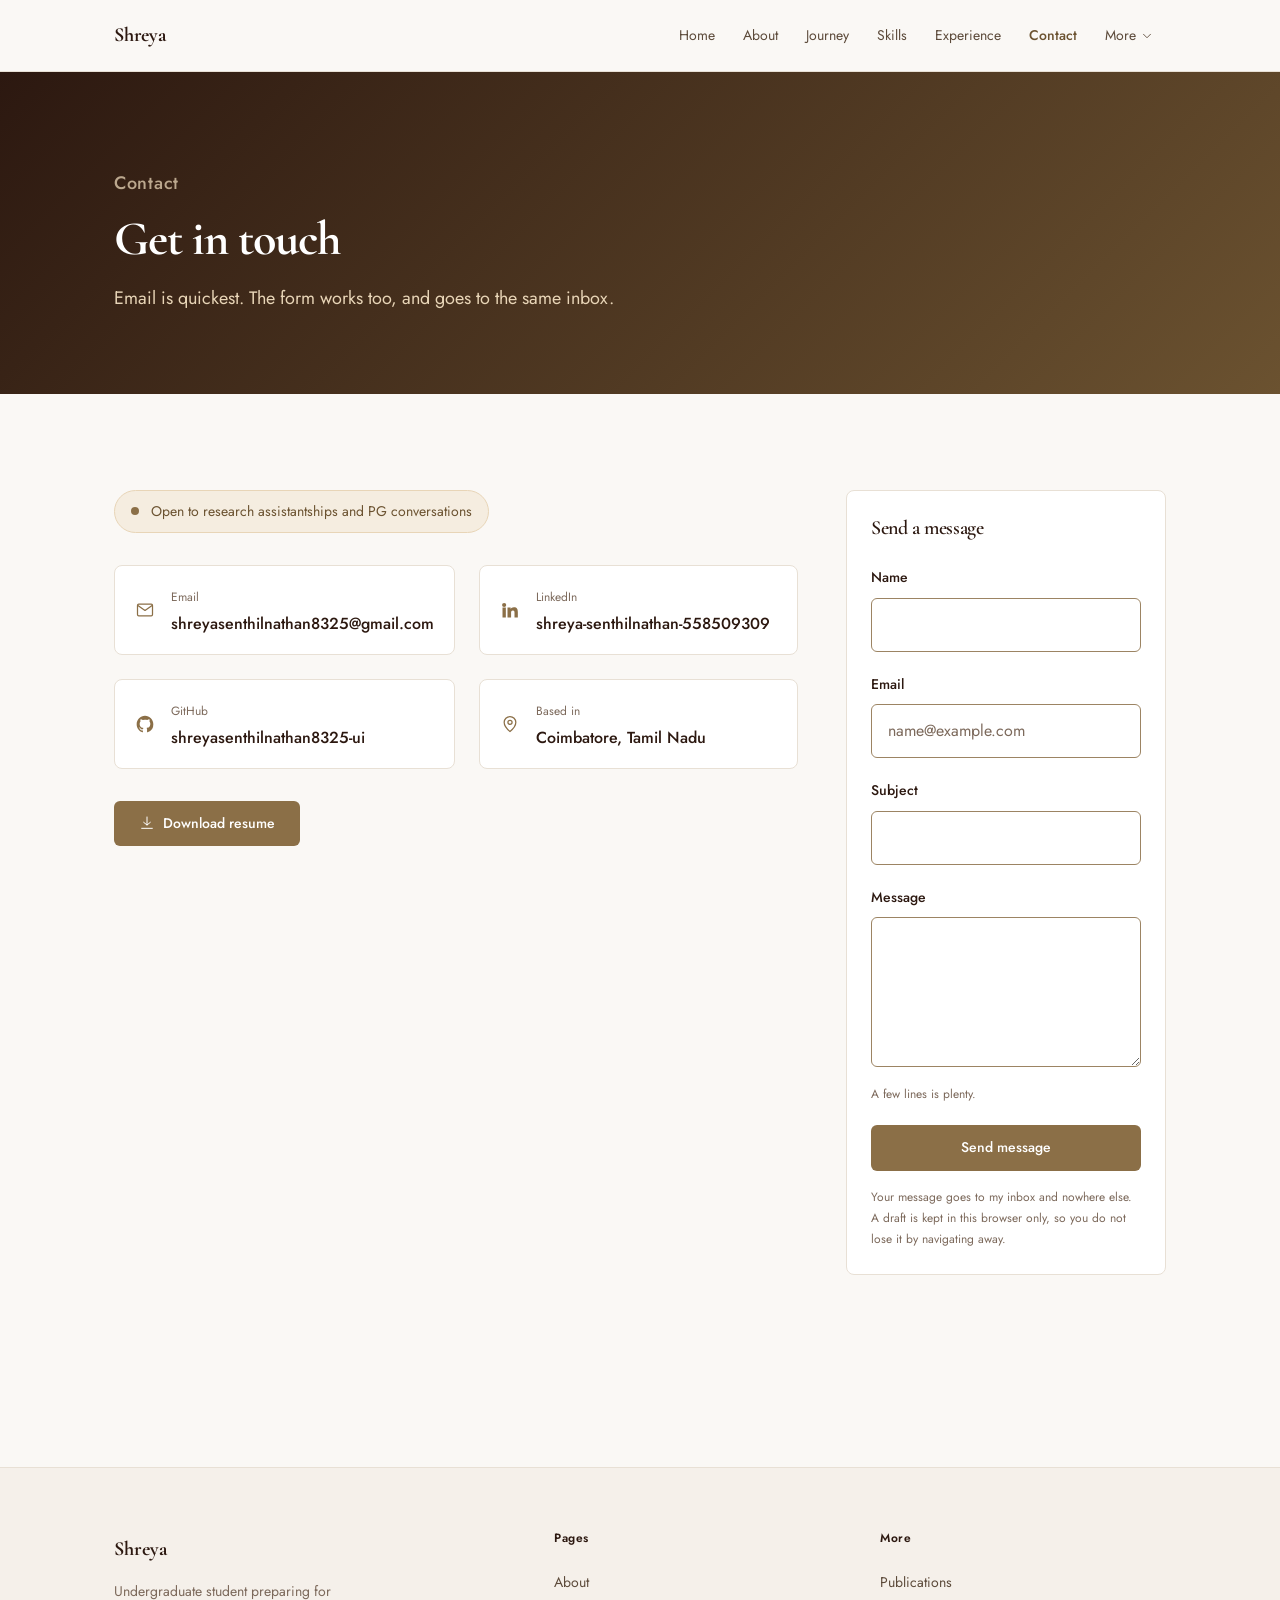
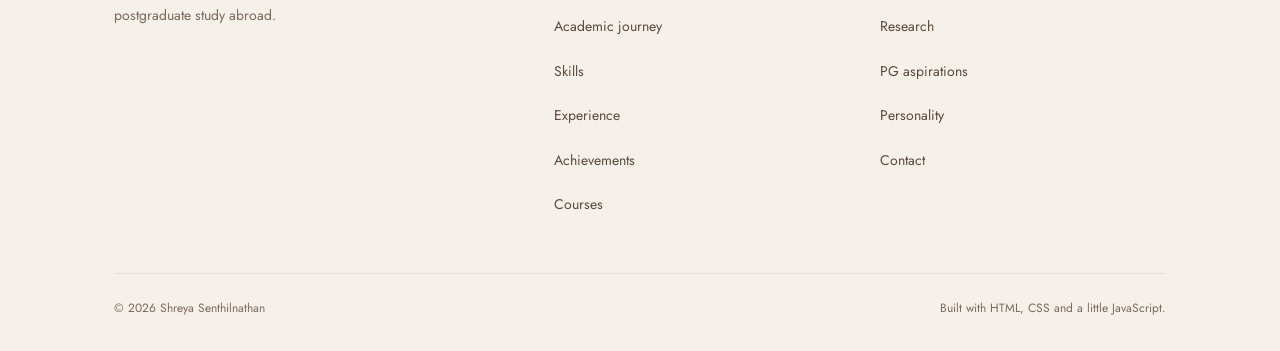
<file: contact.html>
<!DOCTYPE html>
<html lang="en">
<head>
  <meta charset="UTF-8">
  <meta name="viewport" content="width=device-width, initial-scale=1.0">
  <title>Contact — Shreya Senthilnathan</title>
  <meta name="description" content="Email, social links and a short form to get in touch.">
  <link rel="stylesheet" href="style.css">
</head>
<body>

<a class="skip-link" href="#main">Skip to main content</a>

<!-- ==========================================================================
     NAVBAR — identical on all 12 pages. If you change a link here,
     change it in the other 11 files too.
     ========================================================================== -->
<nav class="nav" aria-label="Main">
  <div class="container nav__inner">
    <a class="nav__brand" href="index.html">Shreya</a>

    <button class="nav__toggle" type="button" id="navToggle"
            aria-expanded="false" aria-controls="navLinks" aria-label="Open menu">
      <svg class="icon-menu" viewBox="0 0 24 24" fill="none" stroke="currentColor" stroke-width="1.5" stroke-linecap="round" aria-hidden="true"><path d="M3 6h18M3 12h18M3 18h18"/></svg>
      <svg class="icon-close" viewBox="0 0 24 24" fill="none" stroke="currentColor" stroke-width="1.5" stroke-linecap="round" aria-hidden="true"><path d="M18 6 6 18M6 6l12 12"/></svg>
    </button>

    <div class="nav__links" id="navLinks" data-open="false">
      <a class="nav__link" href="index.html">Home</a>
      <a class="nav__link" href="about.html">About</a>
      <a class="nav__link" href="academic-journey.html">Journey</a>
      <a class="nav__link" href="skills.html">Skills</a>
      <a class="nav__link" href="experience.html">Experience</a>
      <a class="nav__link" href="contact.html">Contact</a>

      <div class="nav__more">
        <button class="nav__more-btn" type="button" id="moreBtn"
                aria-expanded="false" aria-controls="moreMenu">
          More
          <svg viewBox="0 0 24 24" fill="none" stroke="currentColor" stroke-width="1.5" stroke-linecap="round" aria-hidden="true"><path d="m6 9 6 6 6-6"/></svg>
        </button>
        <div class="nav__dropdown" id="moreMenu" data-open="false">
          <a href="achievements.html">Achievements</a>
          <a href="courses.html">Courses</a>
          <a href="publications.html">Publications</a>
          <a href="research.html">Research</a>
          <a href="pg-aspirations.html">PG aspirations</a>
          <a href="personality.html">Personality</a>
        </div>
      </div>
    </div>
  </div>
</nav>

<main id="main">

  <!-- ======================================================================
       PAGE HEADER BANNER
       ====================================================================== -->
  <header class="page-header">
    <div class="container">
      <p class="eyebrow">Contact</p>
      <h1>Get in touch</h1>
      <p>Email is quickest. The form works too, and goes to the same inbox.</p>
    </div>
  </header>

  <section class="section">
    <div class="container">
      <div class="split">

        <!-- ---------------------------------------------------------------
             LEFT: availability, direct links, resume
             --------------------------------------------------------------- -->
        <div>
          <p class="availability reveal">
            <span class="availability__dot" aria-hidden="true"></span>
            Open to research assistantships and PG conversations
          </p>

          <div class="grid-2 mt-8 reveal">
            <!-- ADD YOUR CONTENT HERE — real addresses and handles -->
            <a class="contact-link" href="mailto:shreyasenthilnathan8325@gmail.com">
              <svg viewBox="0 0 24 24" fill="none" stroke="currentColor" stroke-width="1.5" stroke-linecap="round" stroke-linejoin="round" aria-hidden="true"><rect x="3" y="5" width="18" height="14" rx="1.5"/><path d="m3.5 6.5 8.5 6 8.5-6"/></svg>
              <span>
                <span class="contact-link__label">Email</span><br>
                <span class="contact-link__value">shreyasenthilnathan8325@gmail.com</span>
              </span>
            </a>

            <a class="contact-link" href="https://www.linkedin.com/in/shreya-senthilnathan-558509309/" target="_blank" rel="noopener">
              <svg viewBox="0 0 24 24" fill="currentColor" aria-hidden="true"><path d="M4.98 3.5a2.5 2.5 0 1 1 0 5 2.5 2.5 0 0 1 0-5zM3 9h4v12H3zM9 9h3.8v1.7h.05c.53-.95 1.83-1.95 3.77-1.95 4.03 0 4.78 2.5 4.78 5.76V21h-4v-5.5c0-1.31-.02-3-1.9-3-1.9 0-2.2 1.43-2.2 2.9V21H9z"/></svg>
              <span>
                <span class="contact-link__label">LinkedIn</span><br>
                <span class="contact-link__value">shreya-senthilnathan-558509309</span>
              </span>
            </a>

            <a class="contact-link" href="https://github.com/shreyasenthilnathan8325-ui" target="_blank" rel="noopener">
              <svg viewBox="0 0 24 24" fill="currentColor" aria-hidden="true"><path d="M12 2C6.48 2 2 6.58 2 12.25c0 4.53 2.87 8.37 6.84 9.73.5.1.68-.22.68-.49 0-.24-.01-.88-.01-1.73-2.78.62-3.37-1.37-3.37-1.37-.46-1.18-1.11-1.5-1.11-1.5-.91-.64.07-.63.07-.63 1 .07 1.53 1.06 1.53 1.06.89 1.57 2.34 1.11 2.91.85.09-.66.35-1.11.63-1.37-2.22-.26-4.56-1.14-4.56-5.07 0-1.12.39-2.03 1.03-2.75-.1-.26-.45-1.3.1-2.7 0 0 .84-.28 2.75 1.05a9.3 9.3 0 0 1 2.51-.34c.85 0 1.71.12 2.51.34 1.91-1.33 2.75-1.05 2.75-1.05.55 1.4.2 2.44.1 2.7.64.72 1.03 1.63 1.03 2.75 0 3.94-2.34 4.81-4.57 5.06.36.32.68.94.68 1.9 0 1.37-.01 2.47-.01 2.81 0 .27.18.6.69.49A10.03 10.03 0 0 0 22 12.25C22 6.58 17.52 2 12 2z"/></svg>
              <span>
                <span class="contact-link__label">GitHub</span><br>
                <span class="contact-link__value">shreyasenthilnathan8325-ui</span>
              </span>
            </a>

            <a class="contact-link" href="#">
              <svg viewBox="0 0 24 24" fill="none" stroke="currentColor" stroke-width="1.5" stroke-linecap="round" stroke-linejoin="round" aria-hidden="true"><path d="M12 21s7-5.5 7-11a7 7 0 0 0-14 0c0 5.5 7 11 7 11z"/><circle cx="12" cy="10" r="2.5"/></svg>
              <span>
                <span class="contact-link__label">Based in</span><br>
                <span class="contact-link__value">Coimbatore, Tamil Nadu</span>
              </span>
            </a>
          </div>

          <a class="btn btn--primary mt-8" href="Shreya_Senthilnathan_Resume.pdf" download>
            <svg viewBox="0 0 24 24" fill="none" stroke="currentColor" stroke-width="1.5" stroke-linecap="round" stroke-linejoin="round" aria-hidden="true"><path d="M12 3v12"/><path d="m7 11 5 4 5-4"/><path d="M4 20h16"/></svg>
            Download resume
          </a>
        </div>

        <!-- ---------------------------------------------------------------
             RIGHT: the form
             --------------------------------------------------------------- -->
        <div class="card card--flat reveal">
          <h2 class="card__title">Send a message</h2>

          <p class="form-status" id="draftNotice" hidden>
            Draft restored from your last visit.
            <button class="btn btn--ghost" type="button" id="discardDraft">Discard draft</button>
          </p>

          <!-- ADD YOUR CONTENT HERE — replace action="#" with your Formspree
               endpoint, e.g. action="https://formspree.io/f/xxxxxxx" -->
          <form id="contactForm" action="#" method="post" novalidate class="mt-6">
            <div class="field">
              <label for="name">Name</label>
              <input id="name" name="name" type="text" autocomplete="name" aria-describedby="name-error">
              <p class="field__error" id="name-error" role="alert" hidden></p>
            </div>

            <div class="field">
              <label for="email">Email</label>
              <input id="email" name="email" type="email" autocomplete="email"
                     placeholder="name@example.com" aria-describedby="email-error">
              <p class="field__error" id="email-error" role="alert" hidden></p>
            </div>

            <div class="field">
              <label for="subject">Subject</label>
              <input id="subject" name="subject" type="text" aria-describedby="subject-error">
              <p class="field__error" id="subject-error" role="alert" hidden></p>
            </div>

            <div class="field">
              <label for="message">Message</label>
              <textarea id="message" name="message" aria-describedby="message-hint message-error"></textarea>
              <p class="field__hint" id="message-hint">A few lines is plenty.</p>
              <p class="field__error" id="message-error" role="alert" hidden></p>
            </div>

            <button class="btn btn--primary btn--block" type="submit" id="sendBtn">Send message</button>

            <p class="form-status mt-4" id="formStatus" hidden></p>
          </form>

          <p class="form-note">Your message goes to my inbox and nowhere else. A draft is kept
            in this browser only, so you do not lose it by navigating away.</p>
        </div>

      </div>
    </div>
  </section>
</main>

<!-- ==========================================================================
     FOOTER — identical on all 12 pages.
     ========================================================================== -->
<footer class="footer">
  <div class="container">
    <div class="footer__grid">
      <div>
        <div class="footer__brand">Shreya</div>
        <p class="footer__tagline">Undergraduate student preparing for postgraduate study abroad.</p>
      </div>
      <div>
        <h2 class="footer__heading">Pages</h2>
        <ul class="footer__list">
          <li><a href="about.html">About</a></li>
          <li><a href="academic-journey.html">Academic journey</a></li>
          <li><a href="skills.html">Skills</a></li>
          <li><a href="experience.html">Experience</a></li>
          <li><a href="achievements.html">Achievements</a></li>
          <li><a href="courses.html">Courses</a></li>
        </ul>
      </div>
      <div>
        <h2 class="footer__heading">More</h2>
        <ul class="footer__list">
          <li><a href="publications.html">Publications</a></li>
          <li><a href="research.html">Research</a></li>
          <li><a href="pg-aspirations.html">PG aspirations</a></li>
          <li><a href="personality.html">Personality</a></li>
          <li><a href="contact.html">Contact</a></li>
        </ul>
      </div>
    </div>
    <div class="footer__bottom">
      <span>&copy; 2026 Shreya Senthilnathan</span>
      <span>Built with HTML, CSS and a little JavaScript.</span>
    </div>
  </div>
</footer>

<button class="to-top" type="button" id="toTop" data-visible="false" aria-label="Scroll back to top">
  <svg viewBox="0 0 24 24" fill="none" stroke="currentColor" stroke-width="1.5" stroke-linecap="round" stroke-linejoin="round" aria-hidden="true"><path d="M12 19V5"/><path d="m5 12 7-7 7 7"/></svg>
</button>

<script>
(function () {
  'use strict';

  var reduceMotion = window.matchMedia('(prefers-reduced-motion: reduce)').matches;

  /* ---- Mobile menu ---- */
  var navToggle = document.getElementById('navToggle');
  var navLinks = document.getElementById('navLinks');

  navToggle.addEventListener('click', function () {
    var open = navToggle.getAttribute('aria-expanded') === 'true';
    navToggle.setAttribute('aria-expanded', String(!open));
    navToggle.setAttribute('aria-label', open ? 'Open menu' : 'Close menu');
    navLinks.setAttribute('data-open', String(!open));
  });

  /* ---- "More" dropdown ---- */
  var moreBtn = document.getElementById('moreBtn');
  var moreMenu = document.getElementById('moreMenu');

  function closeMore() {
    moreBtn.setAttribute('aria-expanded', 'false');
    moreMenu.setAttribute('data-open', 'false');
  }

  moreBtn.addEventListener('click', function (e) {
    e.stopPropagation();
    var open = moreBtn.getAttribute('aria-expanded') === 'true';
    moreBtn.setAttribute('aria-expanded', String(!open));
    moreMenu.setAttribute('data-open', String(!open));
  });

  /* ---- Clicking anywhere else closes the dropdown ---- */
  document.addEventListener('click', function (e) {
    if (!moreMenu.contains(e.target) && !moreBtn.contains(e.target)) closeMore();
  });

  /* ---- Escape closes, and focus goes back to the control that opened it ---- */
  document.addEventListener('keydown', function (e) {
    if (e.key !== 'Escape') return;
    if (moreMenu.getAttribute('data-open') === 'true') {
      closeMore();
      moreBtn.focus();
    } else if (navLinks.getAttribute('data-open') === 'true') {
      navToggle.click();
      navToggle.focus();
    }
  });

  /* ---- Mark the current page in the nav ---- */
  var here = window.location.pathname.split('/').pop() || 'index.html';
  var links = document.querySelectorAll('.nav__links a');
  for (var i = 0; i < links.length; i++) {
    if (links[i].getAttribute('href') === here) {
      links[i].classList.add('is-active');
      if (moreMenu.contains(links[i])) moreBtn.classList.add('is-active');
    }
  }

  /* ---- Scroll to top ---- */
  var toTop = document.getElementById('toTop');
  window.addEventListener('scroll', function () {
    toTop.setAttribute('data-visible', String(window.scrollY > 500));
  }, { passive: true });

  toTop.addEventListener('click', function () {
    window.scrollTo({ top: 0, behavior: reduceMotion ? 'auto' : 'smooth' });
  });

  /* ---- Reveal sections as they scroll in ---- */
  var revealables = document.querySelectorAll('.reveal');
  if (reduceMotion || !('IntersectionObserver' in window)) {
    for (var r = 0; r < revealables.length; r++) revealables[r].classList.add('visible');
  } else {
    var io = new IntersectionObserver(function (entries) {
      entries.forEach(function (entry) {
        if (!entry.isIntersecting) return;
        entry.target.classList.add('visible');
        io.unobserve(entry.target);
      });
    }, { threshold: 0.1, rootMargin: '0px 0px -40px 0px' });
    for (var j = 0; j < revealables.length; j++) io.observe(revealables[j]);
  }

  /* ======================================================================
     PAGE-SPECIFIC: contact form

     Validation runs on blur, never while a pristine field is being typed in.
     Errors clear the moment the field is focused or corrected. The send
     button is never disabled — clicking it with gaps scrolls to the first
     one instead of doing nothing.
     ====================================================================== */

  var form = document.getElementById('contactForm');
  var statusEl = document.getElementById('formStatus');
  var draftNotice = document.getElementById('draftNotice');
  var discardBtn = document.getElementById('discardDraft');
  var DRAFT_KEY = 'draft:contact';

  var fields = Array.prototype.slice.call(form.querySelectorAll('input, textarea'));
  var touched = {};

  /* Focusing a field normally means "I am about to fix this", so the error
     clears. The one exception is the jump the send button makes to the first
     problem — there the message has to survive, or the reader arrives at the
     field with nothing telling them what is wrong. */
  var keepErrorOnFocus = false;

  var messages = {
    name: 'Add your name so I know who I am replying to.',
    email: 'Add an email address like name@example.com',
    subject: 'Add a short subject so I know what this is about.',
    message: 'Write a message, even a short one.'
  };

  function problem(field) {
    var value = field.value.trim();
    if (!value) return messages[field.id];
    if (field.id === 'email' && !/^[^\s@]+@[^\s@]+\.[^\s@]+$/.test(value)) return messages.email;
    return null;
  }

  function showError(field, text) {
    var box = document.getElementById(field.id + '-error');
    box.textContent = text;
    box.hidden = false;
    field.setAttribute('aria-invalid', 'true');
  }

  function clearError(field) {
    var box = document.getElementById(field.id + '-error');
    box.hidden = true;
    box.textContent = '';
    field.removeAttribute('aria-invalid');
  }

  fields.forEach(function (field) {
    field.addEventListener('blur', function () {
      touched[field.id] = true;
      var text = problem(field);
      if (text) showError(field, text); else clearError(field);
    });

    field.addEventListener('focus', function () {
      if (keepErrorOnFocus) return;
      clearError(field);
    });

    field.addEventListener('input', function () {
      clearError(field);
      saveDraft();
    });
  });

  /* ---- Draft kept in this browser only ---- */
  var saveTimer = null;

  function saveDraft() {
    clearTimeout(saveTimer);
    saveTimer = setTimeout(function () {
      var data = {};
      fields.forEach(function (f) { data[f.id] = f.value; });
      try { localStorage.setItem(DRAFT_KEY, JSON.stringify(data)); } catch (e) {}
    }, 600);
  }

  function restoreDraft() {
    var raw = null;
    try { raw = localStorage.getItem(DRAFT_KEY); } catch (e) { return; }
    if (!raw) return;

    var data;
    try { data = JSON.parse(raw); } catch (e) { return; }

    var filled = false;
    fields.forEach(function (f) {
      if (data[f.id]) { f.value = data[f.id]; filled = true; }
    });
    draftNotice.hidden = !filled;
  }

  function dropDraft() {
    try { localStorage.removeItem(DRAFT_KEY); } catch (e) {}
    draftNotice.hidden = true;
  }

  discardBtn.addEventListener('click', function () {
    fields.forEach(function (f) { f.value = ''; clearError(f); });
    dropDraft();
    fields[0].focus();
  });

  restoreDraft();

  /* ---- Submit ---- */
  form.addEventListener('submit', function (e) {
    var firstBad = null;

    fields.forEach(function (field) {
      touched[field.id] = true;
      var text = problem(field);
      if (text) {
        showError(field, text);
        if (!firstBad) firstBad = field;
      } else {
        clearError(field);
      }
    });

    if (firstBad) {
      e.preventDefault();
      keepErrorOnFocus = true;
      firstBad.focus();
      keepErrorOnFocus = false;
      firstBad.scrollIntoView({ behavior: reduceMotion ? 'auto' : 'smooth', block: 'center' });
      return;
    }

    /* Until a real endpoint is set, keep the message rather than losing it. */
    if (form.getAttribute('action') === '#') {
      e.preventDefault();
      statusEl.hidden = false;
      statusEl.textContent = 'The form is not connected yet. Add a Formspree endpoint to the ' +
        'action attribute, or email me directly in the meantime.';
      return;
    }

    dropDraft();
  });
})();
</script>

</body>
</html>
</file>
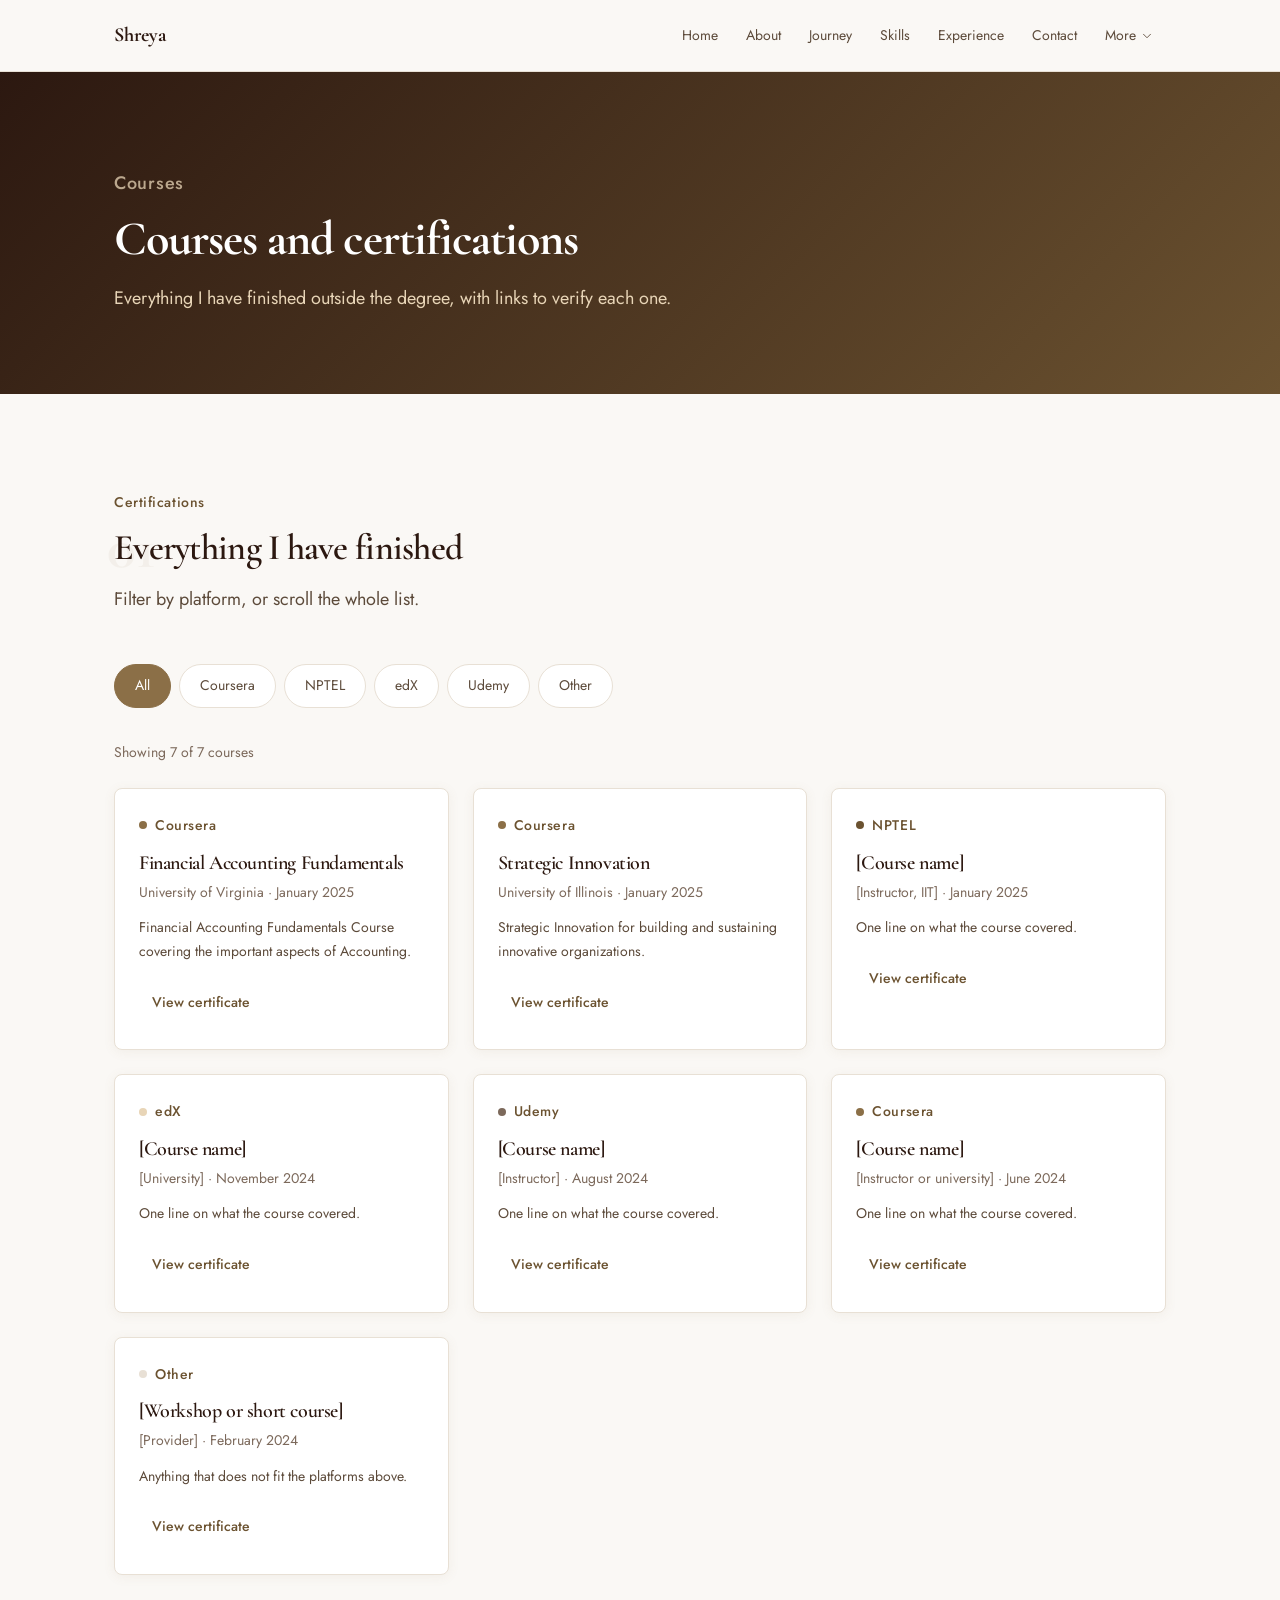
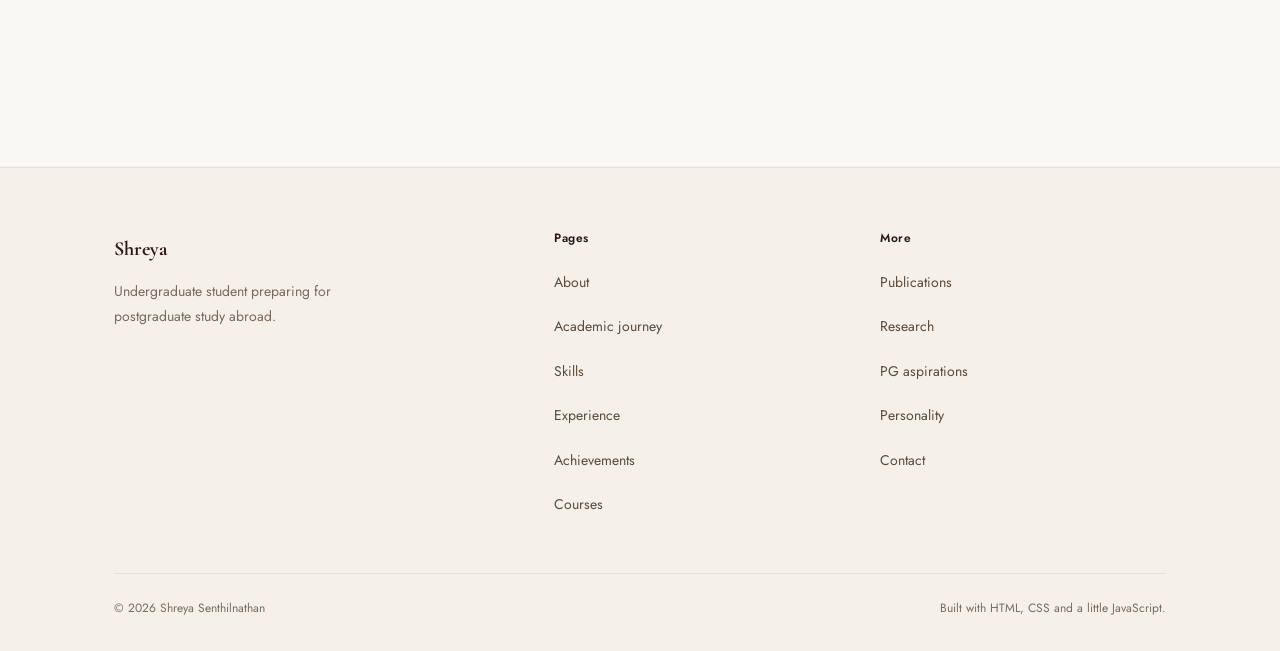
<file: courses.html>
<!DOCTYPE html>
<html lang="en">
<head>
  <meta charset="UTF-8">
  <meta name="viewport" content="width=device-width, initial-scale=1.0">
  <title>Courses and certifications — Shreya Senthilnathan</title>
  <meta name="description" content="Online courses and certifications completed, filterable by platform.">
  <link rel="stylesheet" href="style.css">
</head>
<body>

<a class="skip-link" href="#main">Skip to main content</a>

<!-- ==========================================================================
     NAVBAR — identical on all 12 pages. If you change a link here,
     change it in the other 11 files too.
     ========================================================================== -->
<nav class="nav" aria-label="Main">
  <div class="container nav__inner">
    <a class="nav__brand" href="index.html">Shreya</a>

    <button class="nav__toggle" type="button" id="navToggle"
            aria-expanded="false" aria-controls="navLinks" aria-label="Open menu">
      <svg class="icon-menu" viewBox="0 0 24 24" fill="none" stroke="currentColor" stroke-width="1.5" stroke-linecap="round" aria-hidden="true"><path d="M3 6h18M3 12h18M3 18h18"/></svg>
      <svg class="icon-close" viewBox="0 0 24 24" fill="none" stroke="currentColor" stroke-width="1.5" stroke-linecap="round" aria-hidden="true"><path d="M18 6 6 18M6 6l12 12"/></svg>
    </button>

    <div class="nav__links" id="navLinks" data-open="false">
      <a class="nav__link" href="index.html">Home</a>
      <a class="nav__link" href="about.html">About</a>
      <a class="nav__link" href="academic-journey.html">Journey</a>
      <a class="nav__link" href="skills.html">Skills</a>
      <a class="nav__link" href="experience.html">Experience</a>
      <a class="nav__link" href="contact.html">Contact</a>

      <div class="nav__more">
        <button class="nav__more-btn" type="button" id="moreBtn"
                aria-expanded="false" aria-controls="moreMenu">
          More
          <svg viewBox="0 0 24 24" fill="none" stroke="currentColor" stroke-width="1.5" stroke-linecap="round" aria-hidden="true"><path d="m6 9 6 6 6-6"/></svg>
        </button>
        <div class="nav__dropdown" id="moreMenu" data-open="false">
          <a href="achievements.html">Achievements</a>
          <a href="courses.html">Courses</a>
          <a href="publications.html">Publications</a>
          <a href="research.html">Research</a>
          <a href="pg-aspirations.html">PG aspirations</a>
          <a href="personality.html">Personality</a>
        </div>
      </div>
    </div>
  </div>
</nav>

<main id="main">

  <!-- ======================================================================
       PAGE HEADER BANNER
       ====================================================================== -->
  <header class="page-header">
    <div class="container">
      <p class="eyebrow">Courses</p>
      <h1>Courses and certifications</h1>
      <p>Everything I have finished outside the degree, with links to verify each one.</p>
    </div>
  </header>

  <section class="section">
    <div class="container">

      <div class="section-head reveal" data-num="01">
        <p class="eyebrow">Certifications</p>
        <h2>Everything I have finished</h2>
        <p class="lede">Filter by platform, or scroll the whole list.</p>
      </div>

      <!-- Filters. The data-filter value must match a card's data-platform. -->
      <div class="filters" role="group" aria-label="Filter courses by platform">
        <button class="filter" type="button" data-filter="all" aria-pressed="true">All</button>
        <button class="filter" type="button" data-filter="coursera" aria-pressed="false">Coursera</button>
        <button class="filter" type="button" data-filter="nptel" aria-pressed="false">NPTEL</button>
        <button class="filter" type="button" data-filter="edx" aria-pressed="false">edX</button>
        <button class="filter" type="button" data-filter="udemy" aria-pressed="false">Udemy</button>
        <button class="filter" type="button" data-filter="other" aria-pressed="false">Other</button>
      </div>

      <p class="result-count" id="courseCount" role="status"></p>

      <div class="grid-auto" id="courseGrid">
        <!-- ADD YOUR CONTENT HERE — duplicate one <article> per course.
             data-platform must be one of: coursera, nptel, edx, udemy, other -->
        <article class="card card--topline" data-platform="coursera">
          <p class="eyebrow"><span class="dot" aria-hidden="true"></span>Coursera</p>
          <h3 class="card__title">Financial Accounting Fundamentals</h3>
          <p class="card__meta">University of Virginia &middot; January 2025</p>
          <p class="card__body">Financial Accounting Fundamentals Course covering the important aspects of Accounting.</p>
          <p class="mt-4"><a class="btn btn--ghost" href="Certificates/C - Financial Accounting Fundamentals.pdf" target="_blank" rel="noopener">View certificate</a></p>
        </article>

        <article class="card card--topline" data-platform="coursera">
          <p class="eyebrow"><span class="dot" aria-hidden="true"></span>Coursera</p>
          <h3 class="card__title">Strategic Innovation</h3>
          <p class="card__meta">University of Illinois &middot; January 2025</p>
          <p class="card__body">Strategic Innovation for building and sustaining innovative organizations.</p>
          <p class="mt-4"><a class="btn btn--ghost" href="Certificates/C - Strategic Innovation.pdf" target="_blank" rel="noopener">View certificate</a></p>
        </article>

        <article class="card card--topline" data-platform="nptel">
          <p class="eyebrow"><span class="dot" data-shade="dark" aria-hidden="true"></span>NPTEL</p>
          <h3 class="card__title">[Course name]</h3>
          <p class="card__meta">[Instructor, IIT] &middot; January 2025</p>
          <p class="card__body">One line on what the course covered.</p>
          <p class="mt-4"><a class="btn btn--ghost" href="#" target="_blank" rel="noopener">View certificate</a></p>
        </article>

        <article class="card card--topline" data-platform="edx">
          <p class="eyebrow"><span class="dot" data-shade="light" aria-hidden="true"></span>edX</p>
          <h3 class="card__title">[Course name]</h3>
          <p class="card__meta">[University] &middot; November 2024</p>
          <p class="card__body">One line on what the course covered.</p>
          <p class="mt-4"><a class="btn btn--ghost" href="#" target="_blank" rel="noopener">View certificate</a></p>
        </article>

        <article class="card card--topline" data-platform="udemy">
          <p class="eyebrow"><span class="dot" data-shade="muted" aria-hidden="true"></span>Udemy</p>
          <h3 class="card__title">[Course name]</h3>
          <p class="card__meta">[Instructor] &middot; August 2024</p>
          <p class="card__body">One line on what the course covered.</p>
          <p class="mt-4"><a class="btn btn--ghost" href="#" target="_blank" rel="noopener">View certificate</a></p>
        </article>

        <article class="card card--topline" data-platform="coursera">
          <p class="eyebrow"><span class="dot" aria-hidden="true"></span>Coursera</p>
          <h3 class="card__title">[Course name]</h3>
          <p class="card__meta">[Instructor or university] &middot; June 2024</p>
          <p class="card__body">One line on what the course covered.</p>
          <p class="mt-4"><a class="btn btn--ghost" href="#" target="_blank" rel="noopener">View certificate</a></p>
        </article>

        <article class="card card--topline" data-platform="other">
          <p class="eyebrow"><span class="dot" data-shade="pale" aria-hidden="true"></span>Other</p>
          <h3 class="card__title">[Workshop or short course]</h3>
          <p class="card__meta">[Provider] &middot; February 2024</p>
          <p class="card__body">Anything that does not fit the platforms above.</p>
          <p class="mt-4"><a class="btn btn--ghost" href="#" target="_blank" rel="noopener">View certificate</a></p>
        </article>
      </div>

      <!-- Shown only when a filter matches nothing -->
      <div class="empty" id="courseEmpty" hidden>
        <span class="empty__icon"><svg viewBox="0 0 24 24" fill="none" stroke="currentColor" stroke-width="1.5" stroke-linecap="round" aria-hidden="true"><circle cx="11" cy="11" r="6"/><path d="m20 20-4.4-4.4"/></svg></span>
        <h3>No courses from this platform yet</h3>
        <p>Nothing here under the filter you picked. Try another platform, or go back to the full list.</p>
        <button class="btn btn--primary" type="button" id="clearFilters">Clear all filters</button>
      </div>

    </div>
  </section>
</main>

<!-- ==========================================================================
     FOOTER — identical on all 12 pages.
     ========================================================================== -->
<footer class="footer">
  <div class="container">
    <div class="footer__grid">
      <div>
        <div class="footer__brand">Shreya</div>
        <p class="footer__tagline">Undergraduate student preparing for postgraduate study abroad.</p>
      </div>
      <div>
        <h2 class="footer__heading">Pages</h2>
        <ul class="footer__list">
          <li><a href="about.html">About</a></li>
          <li><a href="academic-journey.html">Academic journey</a></li>
          <li><a href="skills.html">Skills</a></li>
          <li><a href="experience.html">Experience</a></li>
          <li><a href="achievements.html">Achievements</a></li>
          <li><a href="courses.html">Courses</a></li>
        </ul>
      </div>
      <div>
        <h2 class="footer__heading">More</h2>
        <ul class="footer__list">
          <li><a href="publications.html">Publications</a></li>
          <li><a href="research.html">Research</a></li>
          <li><a href="pg-aspirations.html">PG aspirations</a></li>
          <li><a href="personality.html">Personality</a></li>
          <li><a href="contact.html">Contact</a></li>
        </ul>
      </div>
    </div>
    <div class="footer__bottom">
      <span>&copy; 2026 Shreya Senthilnathan</span>
      <span>Built with HTML, CSS and a little JavaScript.</span>
    </div>
  </div>
</footer>

<button class="to-top" type="button" id="toTop" data-visible="false" aria-label="Scroll back to top">
  <svg viewBox="0 0 24 24" fill="none" stroke="currentColor" stroke-width="1.5" stroke-linecap="round" stroke-linejoin="round" aria-hidden="true"><path d="M12 19V5"/><path d="m5 12 7-7 7 7"/></svg>
</button>

<script>
(function () {
  'use strict';

  var reduceMotion = window.matchMedia('(prefers-reduced-motion: reduce)').matches;

  /* ---- Mobile menu ---- */
  var navToggle = document.getElementById('navToggle');
  var navLinks = document.getElementById('navLinks');

  navToggle.addEventListener('click', function () {
    var open = navToggle.getAttribute('aria-expanded') === 'true';
    navToggle.setAttribute('aria-expanded', String(!open));
    navToggle.setAttribute('aria-label', open ? 'Open menu' : 'Close menu');
    navLinks.setAttribute('data-open', String(!open));
  });

  /* ---- "More" dropdown ---- */
  var moreBtn = document.getElementById('moreBtn');
  var moreMenu = document.getElementById('moreMenu');

  function closeMore() {
    moreBtn.setAttribute('aria-expanded', 'false');
    moreMenu.setAttribute('data-open', 'false');
  }

  moreBtn.addEventListener('click', function (e) {
    e.stopPropagation();
    var open = moreBtn.getAttribute('aria-expanded') === 'true';
    moreBtn.setAttribute('aria-expanded', String(!open));
    moreMenu.setAttribute('data-open', String(!open));
  });

  /* ---- Clicking anywhere else closes the dropdown ---- */
  document.addEventListener('click', function (e) {
    if (!moreMenu.contains(e.target) && !moreBtn.contains(e.target)) closeMore();
  });

  /* ---- Escape closes, and focus goes back to the control that opened it ---- */
  document.addEventListener('keydown', function (e) {
    if (e.key !== 'Escape') return;
    if (moreMenu.getAttribute('data-open') === 'true') {
      closeMore();
      moreBtn.focus();
    } else if (navLinks.getAttribute('data-open') === 'true') {
      navToggle.click();
      navToggle.focus();
    }
  });

  /* ---- Mark the current page in the nav ---- */
  var here = window.location.pathname.split('/').pop() || 'index.html';
  var links = document.querySelectorAll('.nav__links a');
  for (var i = 0; i < links.length; i++) {
    if (links[i].getAttribute('href') === here) {
      links[i].classList.add('is-active');
      if (moreMenu.contains(links[i])) moreBtn.classList.add('is-active');
    }
  }

  /* ---- Scroll to top ---- */
  var toTop = document.getElementById('toTop');
  window.addEventListener('scroll', function () {
    toTop.setAttribute('data-visible', String(window.scrollY > 500));
  }, { passive: true });

  toTop.addEventListener('click', function () {
    window.scrollTo({ top: 0, behavior: reduceMotion ? 'auto' : 'smooth' });
  });

  /* ---- Reveal sections as they scroll in ---- */
  var revealables = document.querySelectorAll('.reveal');
  if (reduceMotion || !('IntersectionObserver' in window)) {
    for (var r = 0; r < revealables.length; r++) revealables[r].classList.add('visible');
  } else {
    var io = new IntersectionObserver(function (entries) {
      entries.forEach(function (entry) {
        if (!entry.isIntersecting) return;
        entry.target.classList.add('visible');
        io.unobserve(entry.target);
      });
    }, { threshold: 0.1, rootMargin: '0px 0px -40px 0px' });
    for (var j = 0; j < revealables.length; j++) io.observe(revealables[j]);
  }

  /* ======================================================================
     PAGE-SPECIFIC: courses — filter the grid and keep the count honest
     ====================================================================== */

  var filterButtons = Array.prototype.slice.call(document.querySelectorAll('.filter'));
  var courseCards = Array.prototype.slice.call(document.querySelectorAll('#courseGrid [data-platform]'));
  var countEl = document.getElementById('courseCount');
  var emptyEl = document.getElementById('courseEmpty');
  var clearBtn = document.getElementById('clearFilters');

  function applyFilter(value) {
    var shown = 0;

    courseCards.forEach(function (card) {
      var match = value === 'all' || card.getAttribute('data-platform') === value;
      card.hidden = !match;
      if (match) shown++;
    });

    filterButtons.forEach(function (btn) {
      btn.setAttribute('aria-pressed', String(btn.getAttribute('data-filter') === value));
    });

    countEl.textContent = 'Showing ' + shown + ' of ' + courseCards.length +
      (courseCards.length === 1 ? ' course' : ' courses');
    emptyEl.hidden = shown !== 0;
  }

  filterButtons.forEach(function (btn) {
    btn.addEventListener('click', function () {
      applyFilter(btn.getAttribute('data-filter'));
    });
  });

  clearBtn.addEventListener('click', function () {
    applyFilter('all');
    filterButtons[0].focus();
  });

  applyFilter('all');
})();
</script>

</body>
</html>
</file>
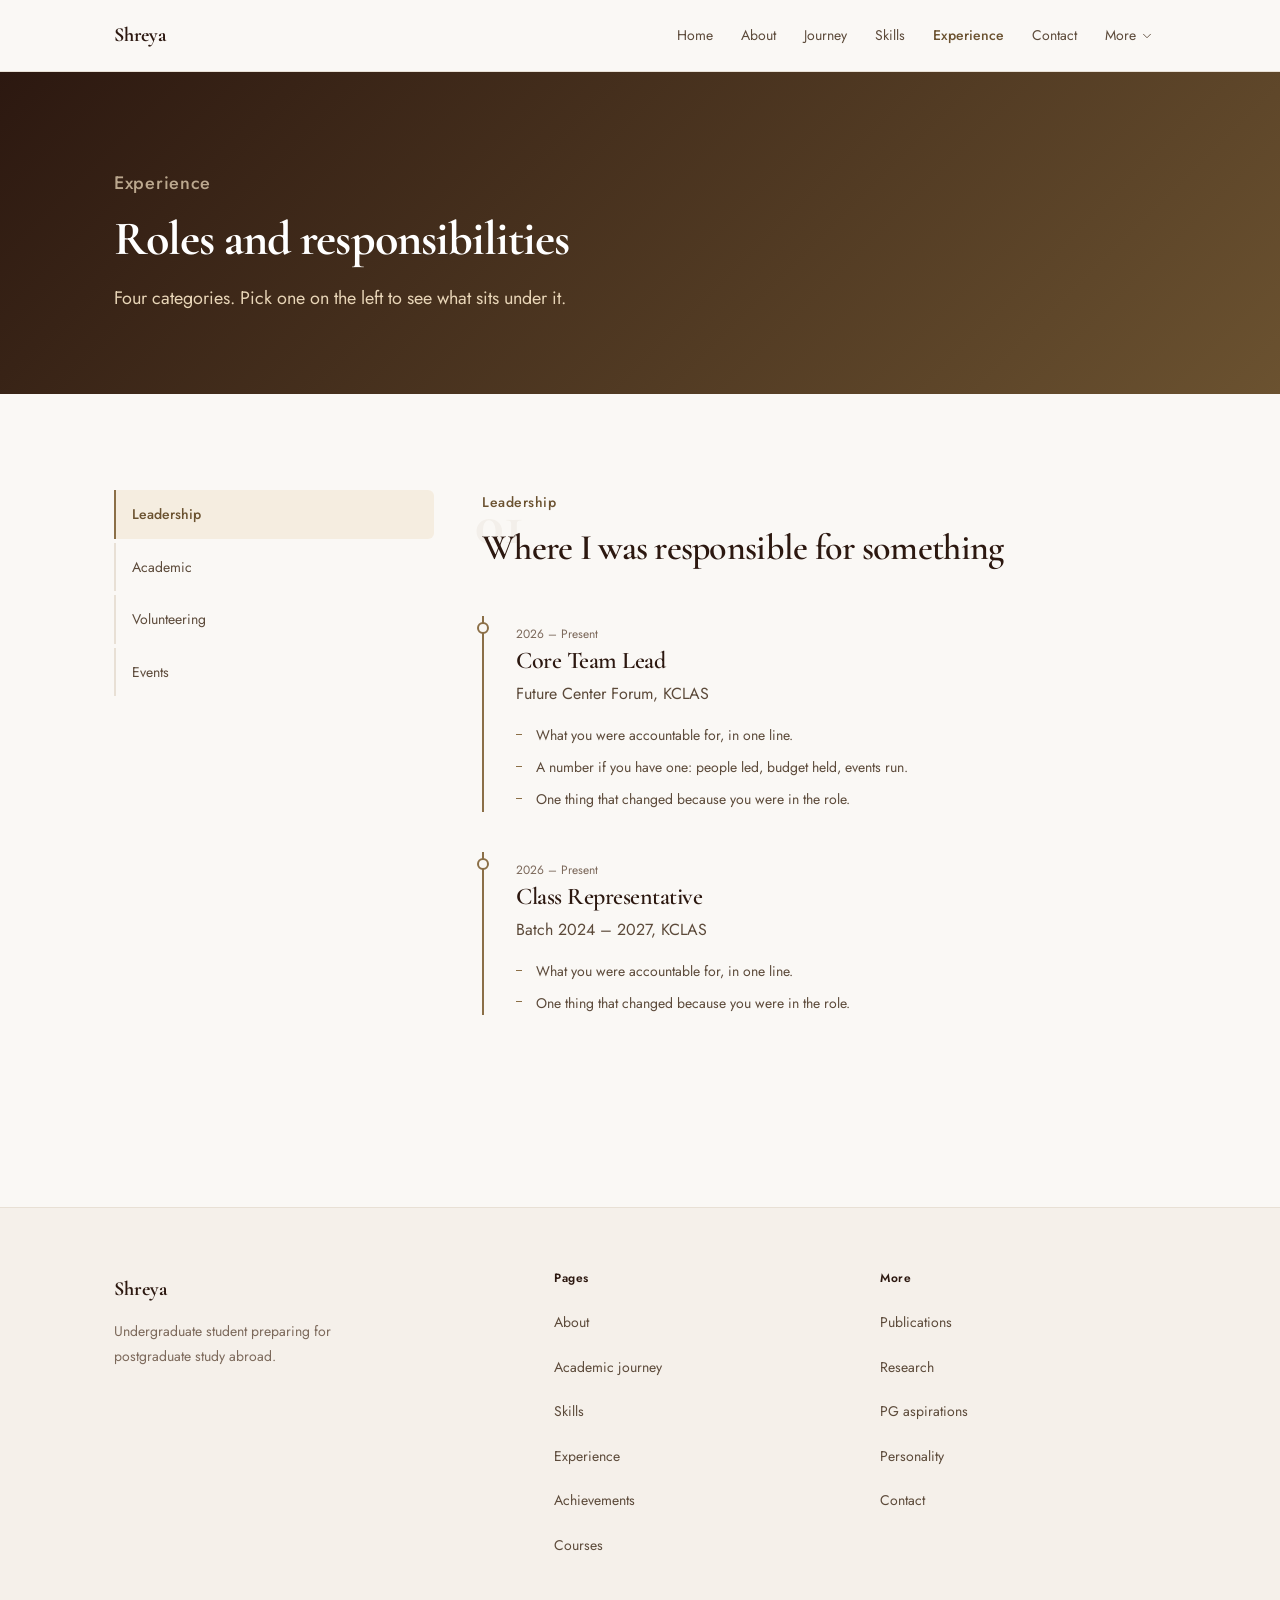
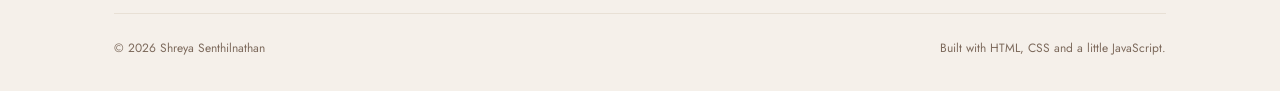
<file: experience.html>
<!DOCTYPE html>
<html lang="en">
<head>
  <meta charset="UTF-8">
  <meta name="viewport" content="width=device-width, initial-scale=1.0">
  <title>Experience — Shreya Senthilnathan</title>
  <meta name="description" content="Leadership roles, academic work, volunteering and events organised.">
  <link rel="stylesheet" href="style.css">
</head>
<body>

<a class="skip-link" href="#main">Skip to main content</a>

<!-- ==========================================================================
     NAVBAR — identical on all 12 pages. If you change a link here,
     change it in the other 11 files too.
     ========================================================================== -->
<nav class="nav" aria-label="Main">
  <div class="container nav__inner">
    <a class="nav__brand" href="index.html">Shreya</a>

    <button class="nav__toggle" type="button" id="navToggle"
            aria-expanded="false" aria-controls="navLinks" aria-label="Open menu">
      <svg class="icon-menu" viewBox="0 0 24 24" fill="none" stroke="currentColor" stroke-width="1.5" stroke-linecap="round" aria-hidden="true"><path d="M3 6h18M3 12h18M3 18h18"/></svg>
      <svg class="icon-close" viewBox="0 0 24 24" fill="none" stroke="currentColor" stroke-width="1.5" stroke-linecap="round" aria-hidden="true"><path d="M18 6 6 18M6 6l12 12"/></svg>
    </button>

    <div class="nav__links" id="navLinks" data-open="false">
      <a class="nav__link" href="index.html">Home</a>
      <a class="nav__link" href="about.html">About</a>
      <a class="nav__link" href="academic-journey.html">Journey</a>
      <a class="nav__link" href="skills.html">Skills</a>
      <a class="nav__link" href="experience.html">Experience</a>
      <a class="nav__link" href="contact.html">Contact</a>

      <div class="nav__more">
        <button class="nav__more-btn" type="button" id="moreBtn"
                aria-expanded="false" aria-controls="moreMenu">
          More
          <svg viewBox="0 0 24 24" fill="none" stroke="currentColor" stroke-width="1.5" stroke-linecap="round" aria-hidden="true"><path d="m6 9 6 6 6-6"/></svg>
        </button>
        <div class="nav__dropdown" id="moreMenu" data-open="false">
          <a href="achievements.html">Achievements</a>
          <a href="courses.html">Courses</a>
          <a href="publications.html">Publications</a>
          <a href="research.html">Research</a>
          <a href="pg-aspirations.html">PG aspirations</a>
          <a href="personality.html">Personality</a>
        </div>
      </div>
    </div>
  </div>
</nav>

<main id="main">

  <!-- ======================================================================
       PAGE HEADER BANNER
       ====================================================================== -->
  <header class="page-header">
    <div class="container">
      <p class="eyebrow">Experience</p>
      <h1>Roles and responsibilities</h1>
      <p>Four categories. Pick one on the left to see what sits under it.</p>
    </div>
  </header>

  <section class="section">
    <div class="container">
      <div class="split split--sidebar-left">

        <!-- ---------------------------------------------------------------
             TAB LIST — arrow keys move between tabs
             --------------------------------------------------------------- -->
        <aside class="sticky">
          <div class="tabs" role="tablist" aria-label="Experience categories">
            <button class="tab" type="button" role="tab" id="tab-leadership"
                    aria-controls="panel-leadership" aria-selected="true" tabindex="0">Leadership</button>
            <button class="tab" type="button" role="tab" id="tab-academic"
                    aria-controls="panel-academic" aria-selected="false" tabindex="-1">Academic</button>
            <button class="tab" type="button" role="tab" id="tab-volunteering"
                    aria-controls="panel-volunteering" aria-selected="false" tabindex="-1">Volunteering</button>
            <button class="tab" type="button" role="tab" id="tab-events"
                    aria-controls="panel-events" aria-selected="false" tabindex="-1">Events</button>
          </div>
        </aside>

        <!-- ---------------------------------------------------------------
             PANELS — one per tab. Duplicate a <li> to add an entry.
             --------------------------------------------------------------- -->
        <div>
          <div class="tabpanel" role="tabpanel" id="panel-leadership" aria-labelledby="tab-leadership" tabindex="0">
            <div class="section-head" data-num="01">
              <p class="eyebrow">Leadership</p>
              <h2>Where I was responsible for something</h2>
            </div>
            <ol class="timeline">
              <!-- ADD YOUR CONTENT HERE -->
              <li class="timeline__item">
                <p class="timeline__dates">2026 &ndash; Present</p>
                <h3 class="timeline__title">Core Team Lead</h3>
                <p class="timeline__org">Future Center Forum, KCLAS</p>
                <ul class="timeline__details">
                  <li>What you were accountable for, in one line.</li>
                  <li>A number if you have one: people led, budget held, events run.</li>
                  <li>One thing that changed because you were in the role.</li>
                </ul>
              </li>
              <li class="timeline__item">
                <p class="timeline__dates">2026 &ndash; Present</p>
                <h3 class="timeline__title">Class Representative</h3>
                <p class="timeline__org">Batch 2024 &ndash; 2027, KCLAS</p>
                <ul class="timeline__details">
                  <li>What you were accountable for, in one line.</li>
                  <li>One thing that changed because you were in the role.</li>
                </ul>
              </li>
            </ol>
          </div>

          <div class="tabpanel" role="tabpanel" id="panel-academic" aria-labelledby="tab-academic" tabindex="0" hidden>
            <div class="section-head" data-num="02">
              <p class="eyebrow">Academic</p>
              <h2>Teaching, assisting and research work</h2>
            </div>
            <ol class="timeline">
              <!-- ADD YOUR CONTENT HERE -->
              <li class="timeline__item">
                <p class="timeline__dates">2026 &ndash; 2027</p>
                <h3 class="timeline__title">Newsletter Coordinator</h3>
                <p class="timeline__org">School Of Commerce, KCLAS</p>
                <ul class="timeline__details">
                  <li>The project or the course, and your part in it.</li>
                  <li>A method or tool you used often enough to learn properly.</li>
                </ul>
              </li>
              <li class="timeline__item">
                <p class="timeline__dates">2026 &ndash; 2027</p>
                <h3 class="timeline__title">Naan Mudhalvan Coordinator</h3>
                <p class="timeline__org">Batch 2024 &ndash; 2027, KCLAS</p>
                <ul class="timeline__details">
                  <li>The project or the course, and your part in it.</li>
                  <li>A method or tool you used often enough to learn properly.</li>
                </ul>
              </li>
            </ol>
          </div>

          <div class="tabpanel" role="tabpanel" id="panel-volunteering" aria-labelledby="tab-volunteering" tabindex="0" hidden>
            <div class="section-head" data-num="03">
              <p class="eyebrow">Volunteering</p>
              <h2>Unpaid work that mattered</h2>
            </div>
            <ol class="timeline">
              <!-- ADD YOUR CONTENT HERE -->
              <li class="timeline__item">
                <p class="timeline__dates">August 2026</p>
                <h3 class="timeline__title">Environmental Volunteer</h3>
                <p class="timeline__org">Microcosm, KCLAS</p>
                <ul class="timeline__details">
                  <li>What the organisation does and what you did inside it.</li>
                  <li>How long and how often.</li>
                </ul>
              </li>
            </ol>
          </div>

          <div class="tabpanel" role="tabpanel" id="panel-events" aria-labelledby="tab-events" tabindex="0" hidden>
            <div class="section-head" data-num="04">
              <p class="eyebrow">Events</p>
              <h2>Things I helped put on</h2>
            </div>
            <ol class="timeline">
              <!-- ADD YOUR CONTENT HERE -->
              <li class="timeline__item">
                <p class="timeline__dates">October 2026</p>
                <h3 class="timeline__title">Panel Discussion - From Classroom To Corporate</h3>
                <p class="timeline__org">School Of Commerce, KCLAS</p>
                <ul class="timeline__details">
                  <li>Panel Moderator</li>
                  <li>70+ Attendees, 3+ Alumni & 2+ hour worksop</li>
                </ul>
              </li>
            </ol>
          </div>
        </div>

      </div>
    </div>
  </section>
</main>

<!-- ==========================================================================
     FOOTER — identical on all 12 pages.
     ========================================================================== -->
<footer class="footer">
  <div class="container">
    <div class="footer__grid">
      <div>
        <div class="footer__brand">Shreya</div>
        <p class="footer__tagline">Undergraduate student preparing for postgraduate study abroad.</p>
      </div>
      <div>
        <h2 class="footer__heading">Pages</h2>
        <ul class="footer__list">
          <li><a href="about.html">About</a></li>
          <li><a href="academic-journey.html">Academic journey</a></li>
          <li><a href="skills.html">Skills</a></li>
          <li><a href="experience.html">Experience</a></li>
          <li><a href="achievements.html">Achievements</a></li>
          <li><a href="courses.html">Courses</a></li>
        </ul>
      </div>
      <div>
        <h2 class="footer__heading">More</h2>
        <ul class="footer__list">
          <li><a href="publications.html">Publications</a></li>
          <li><a href="research.html">Research</a></li>
          <li><a href="pg-aspirations.html">PG aspirations</a></li>
          <li><a href="personality.html">Personality</a></li>
          <li><a href="contact.html">Contact</a></li>
        </ul>
      </div>
    </div>
    <div class="footer__bottom">
      <span>&copy; 2026 Shreya Senthilnathan</span>
      <span>Built with HTML, CSS and a little JavaScript.</span>
    </div>
  </div>
</footer>

<button class="to-top" type="button" id="toTop" data-visible="false" aria-label="Scroll back to top">
  <svg viewBox="0 0 24 24" fill="none" stroke="currentColor" stroke-width="1.5" stroke-linecap="round" stroke-linejoin="round" aria-hidden="true"><path d="M12 19V5"/><path d="m5 12 7-7 7 7"/></svg>
</button>

<script>
(function () {
  'use strict';

  var reduceMotion = window.matchMedia('(prefers-reduced-motion: reduce)').matches;

  /* ---- Mobile menu ---- */
  var navToggle = document.getElementById('navToggle');
  var navLinks = document.getElementById('navLinks');

  navToggle.addEventListener('click', function () {
    var open = navToggle.getAttribute('aria-expanded') === 'true';
    navToggle.setAttribute('aria-expanded', String(!open));
    navToggle.setAttribute('aria-label', open ? 'Open menu' : 'Close menu');
    navLinks.setAttribute('data-open', String(!open));
  });

  /* ---- "More" dropdown ---- */
  var moreBtn = document.getElementById('moreBtn');
  var moreMenu = document.getElementById('moreMenu');

  function closeMore() {
    moreBtn.setAttribute('aria-expanded', 'false');
    moreMenu.setAttribute('data-open', 'false');
  }

  moreBtn.addEventListener('click', function (e) {
    e.stopPropagation();
    var open = moreBtn.getAttribute('aria-expanded') === 'true';
    moreBtn.setAttribute('aria-expanded', String(!open));
    moreMenu.setAttribute('data-open', String(!open));
  });

  /* ---- Clicking anywhere else closes the dropdown ---- */
  document.addEventListener('click', function (e) {
    if (!moreMenu.contains(e.target) && !moreBtn.contains(e.target)) closeMore();
  });

  /* ---- Escape closes, and focus goes back to the control that opened it ---- */
  document.addEventListener('keydown', function (e) {
    if (e.key !== 'Escape') return;
    if (moreMenu.getAttribute('data-open') === 'true') {
      closeMore();
      moreBtn.focus();
    } else if (navLinks.getAttribute('data-open') === 'true') {
      navToggle.click();
      navToggle.focus();
    }
  });

  /* ---- Mark the current page in the nav ---- */
  var here = window.location.pathname.split('/').pop() || 'index.html';
  var links = document.querySelectorAll('.nav__links a');
  for (var i = 0; i < links.length; i++) {
    if (links[i].getAttribute('href') === here) {
      links[i].classList.add('is-active');
      if (moreMenu.contains(links[i])) moreBtn.classList.add('is-active');
    }
  }

  /* ---- Scroll to top ---- */
  var toTop = document.getElementById('toTop');
  window.addEventListener('scroll', function () {
    toTop.setAttribute('data-visible', String(window.scrollY > 500));
  }, { passive: true });

  toTop.addEventListener('click', function () {
    window.scrollTo({ top: 0, behavior: reduceMotion ? 'auto' : 'smooth' });
  });

  /* ---- Reveal sections as they scroll in ---- */
  var revealables = document.querySelectorAll('.reveal');
  if (reduceMotion || !('IntersectionObserver' in window)) {
    for (var r = 0; r < revealables.length; r++) revealables[r].classList.add('visible');
  } else {
    var io = new IntersectionObserver(function (entries) {
      entries.forEach(function (entry) {
        if (!entry.isIntersecting) return;
        entry.target.classList.add('visible');
        io.unobserve(entry.target);
      });
    }, { threshold: 0.1, rootMargin: '0px 0px -40px 0px' });
    for (var j = 0; j < revealables.length; j++) io.observe(revealables[j]);
  }

  /* ======================================================================
     PAGE-SPECIFIC: experience — tab list with full keyboard support
     ====================================================================== */

  var tabs = Array.prototype.slice.call(document.querySelectorAll('[role="tab"]'));

  function selectTab(tab, moveFocus) {
    tabs.forEach(function (t) {
      var selected = t === tab;
      t.setAttribute('aria-selected', String(selected));
      t.setAttribute('tabindex', selected ? '0' : '-1');
      document.getElementById(t.getAttribute('aria-controls')).hidden = !selected;
    });
    if (moveFocus) tab.focus();
  }

  tabs.forEach(function (tab, index) {
    tab.addEventListener('click', function () { selectTab(tab, false); });

    tab.addEventListener('keydown', function (e) {
      var next = null;
      if (e.key === 'ArrowDown' || e.key === 'ArrowRight') next = tabs[(index + 1) % tabs.length];
      if (e.key === 'ArrowUp' || e.key === 'ArrowLeft') next = tabs[(index - 1 + tabs.length) % tabs.length];
      if (e.key === 'Home') next = tabs[0];
      if (e.key === 'End') next = tabs[tabs.length - 1];
      if (!next) return;
      e.preventDefault();
      selectTab(next, true);
    });
  });
})();
</script>

</body>
</html>
</file>
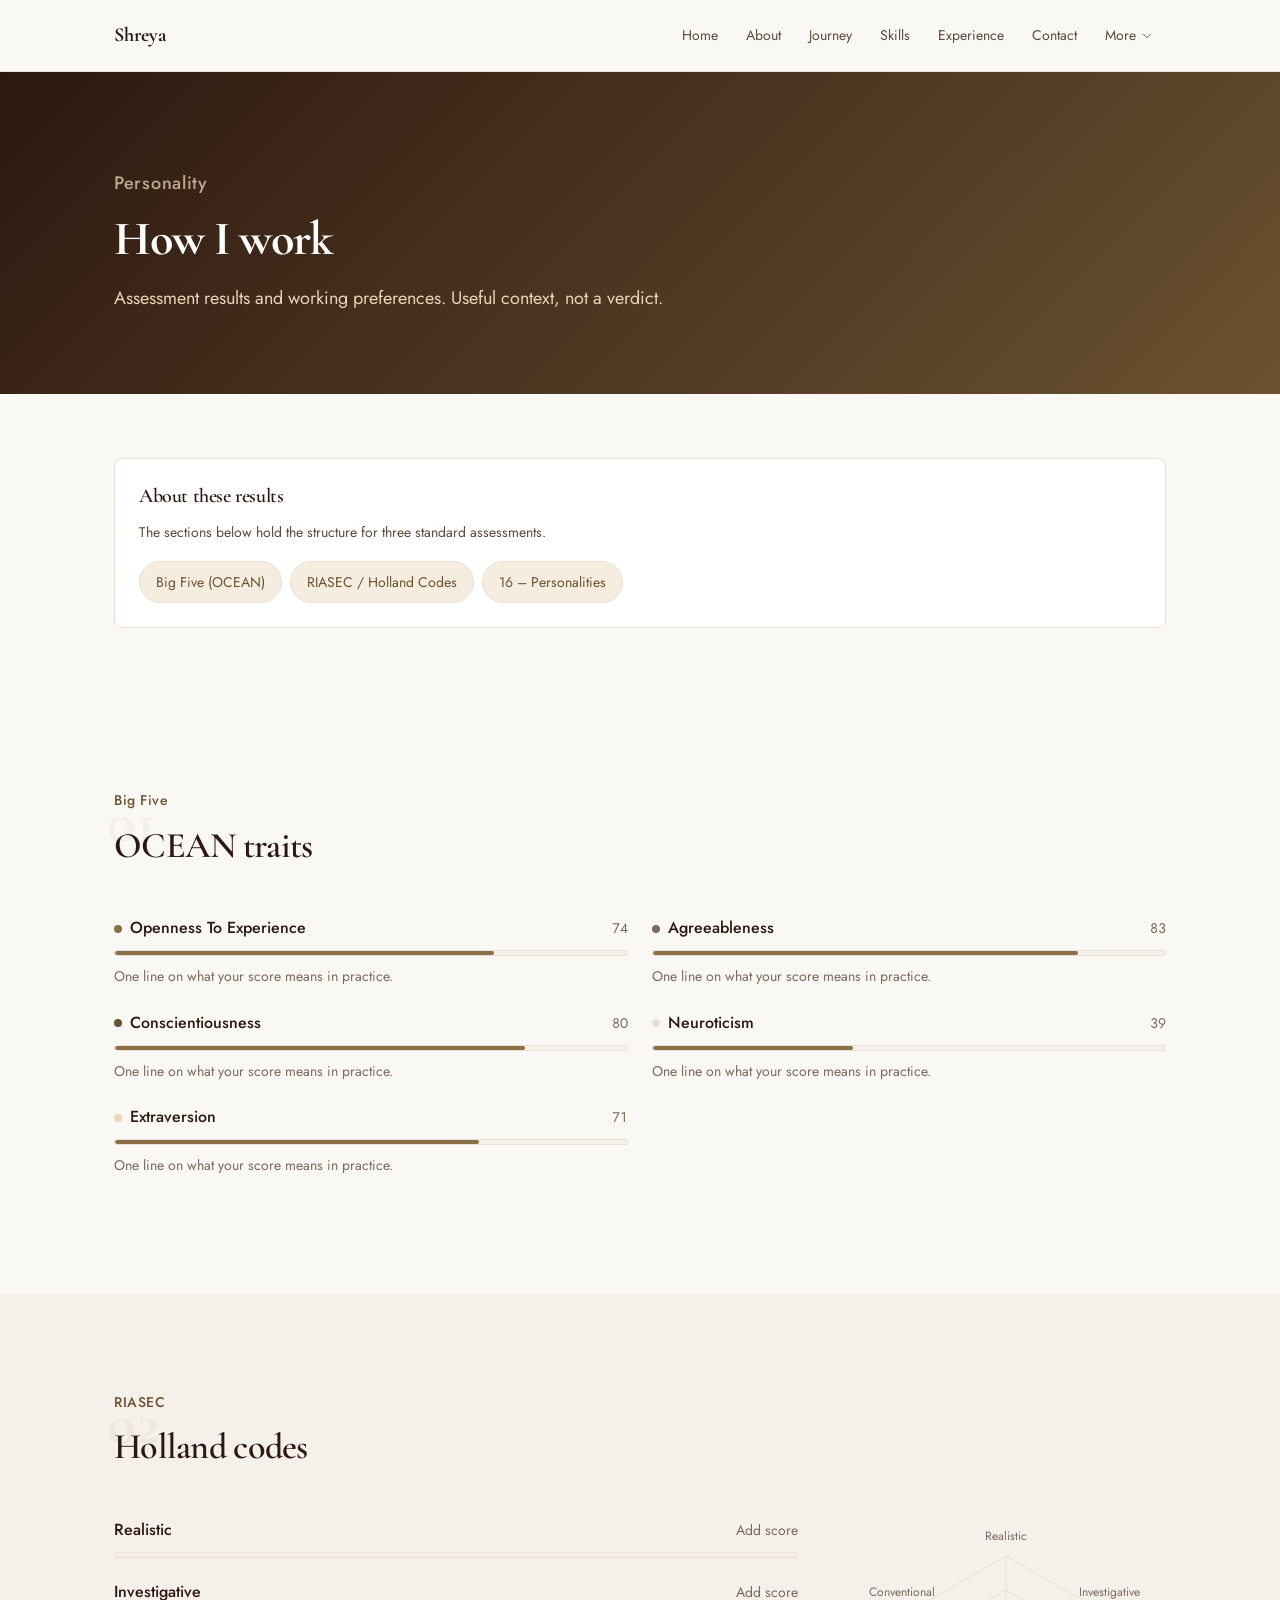
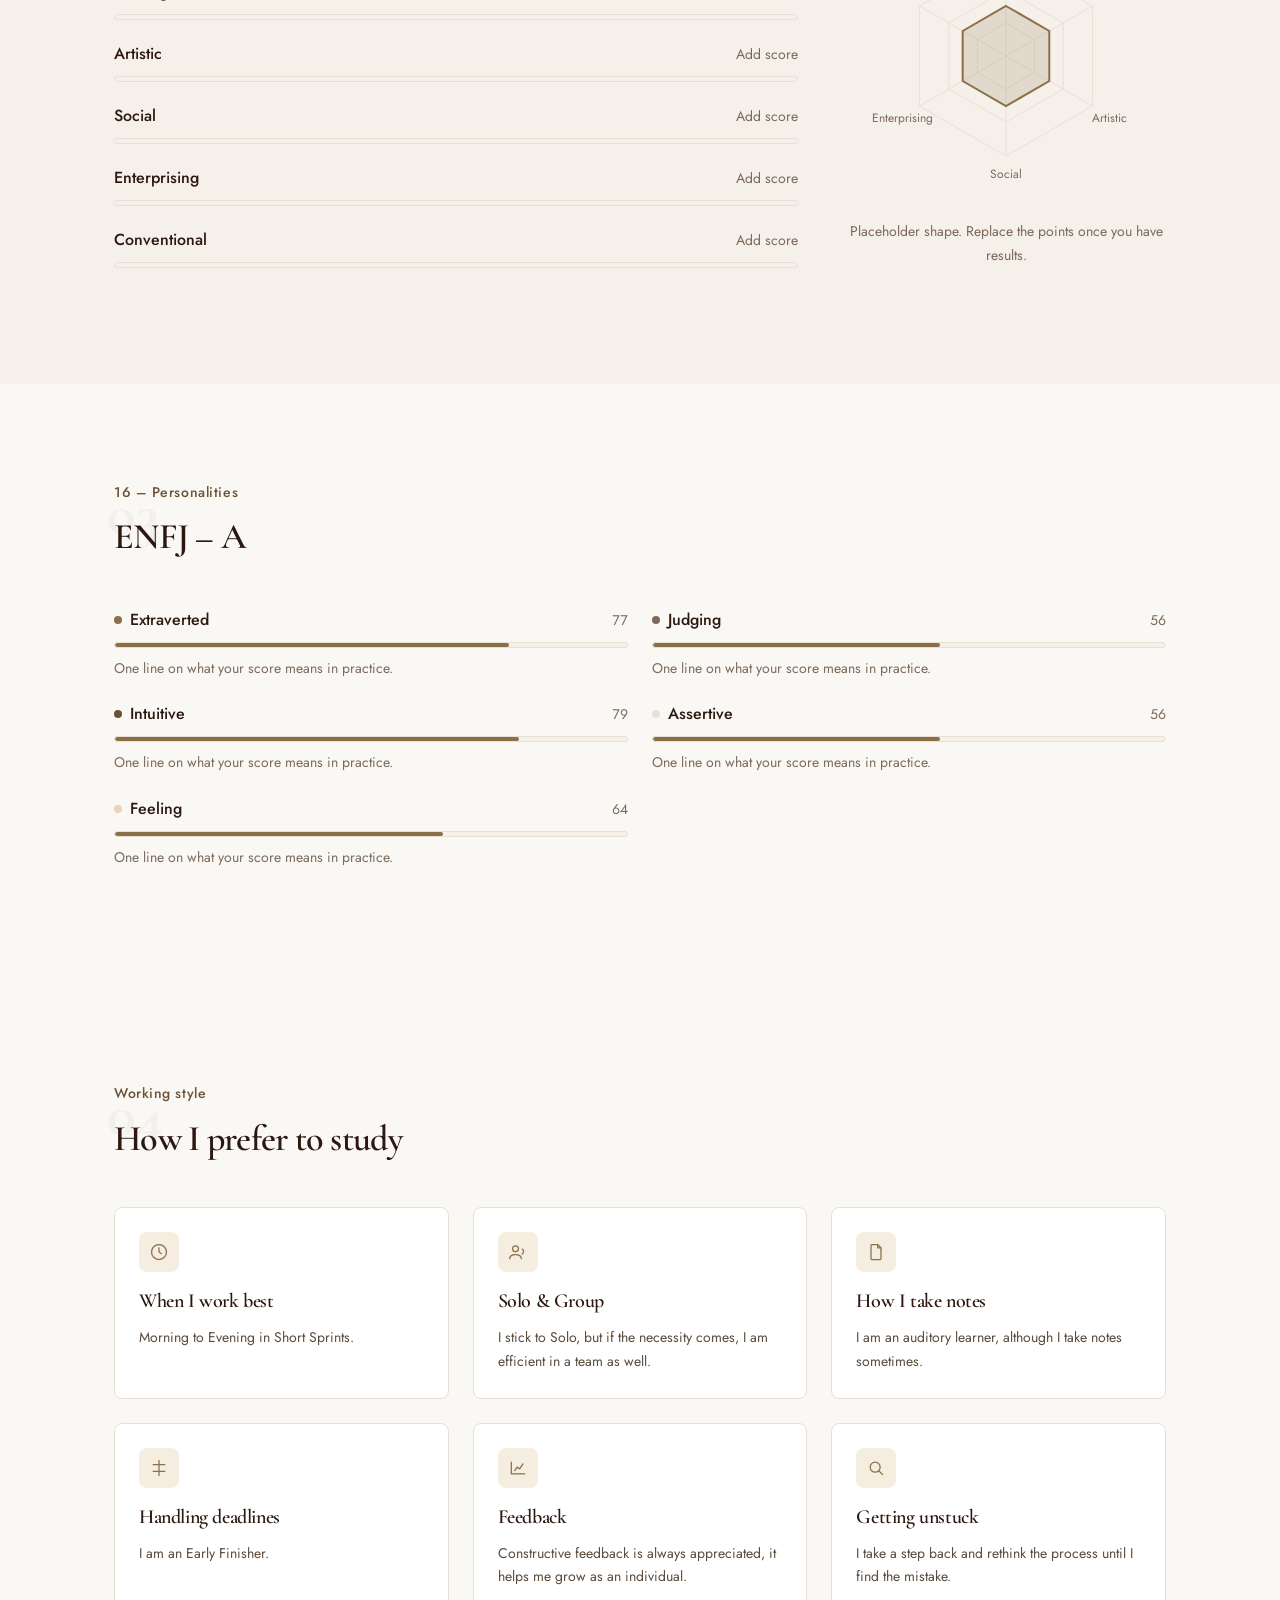
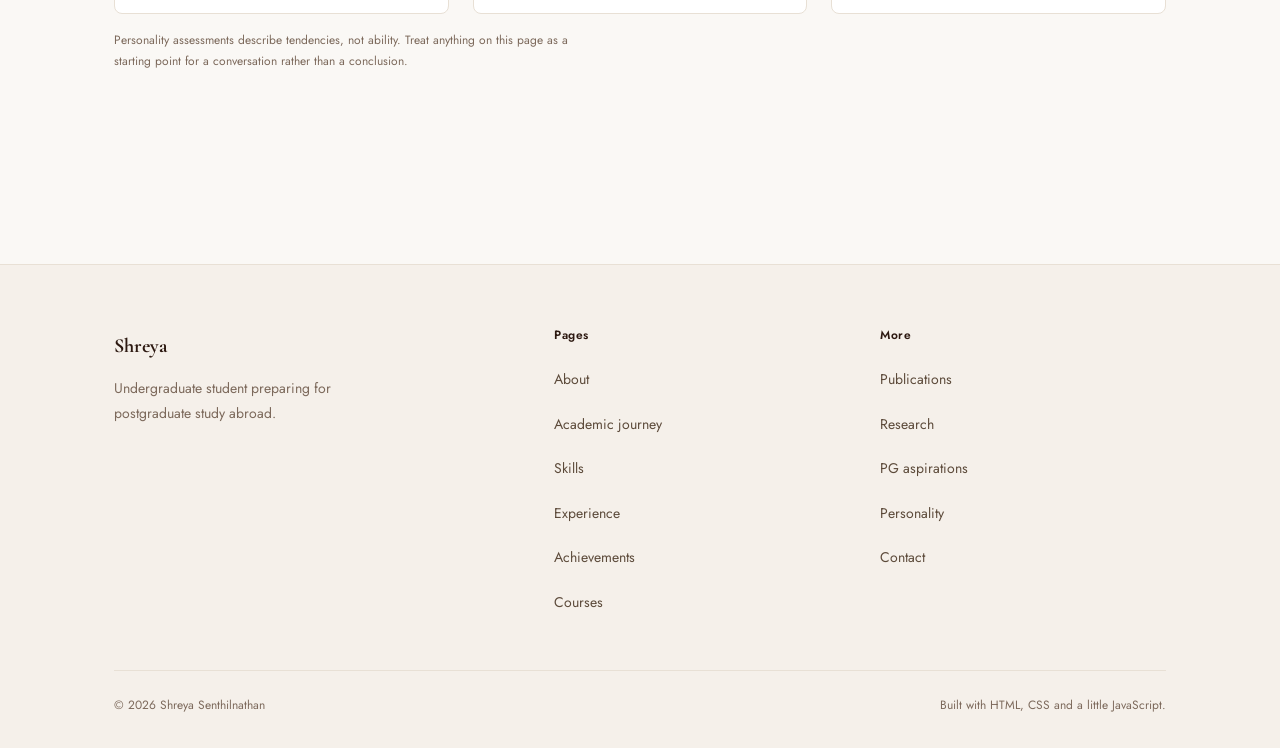
<file: personality.html>
<!DOCTYPE html>
<html lang="en">
<head>
  <meta charset="UTF-8">
  <meta name="viewport" content="width=device-width, initial-scale=1.0">
  <title>Personality — Shreya Senthilnathan</title>
  <meta name="description" content="Big Five and RIASEC assessment structure, and how I prefer to work and study.">
  <link rel="stylesheet" href="style.css">
</head>
<body>

<a class="skip-link" href="#main">Skip to main content</a>

<!-- ==========================================================================
     NAVBAR — identical on all 12 pages. If you change a link here,
     change it in the other 11 files too.
     ========================================================================== -->
<nav class="nav" aria-label="Main">
  <div class="container nav__inner">
    <a class="nav__brand" href="index.html">Shreya</a>

    <button class="nav__toggle" type="button" id="navToggle"
            aria-expanded="false" aria-controls="navLinks" aria-label="Open menu">
      <svg class="icon-menu" viewBox="0 0 24 24" fill="none" stroke="currentColor" stroke-width="1.5" stroke-linecap="round" aria-hidden="true"><path d="M3 6h18M3 12h18M3 18h18"/></svg>
      <svg class="icon-close" viewBox="0 0 24 24" fill="none" stroke="currentColor" stroke-width="1.5" stroke-linecap="round" aria-hidden="true"><path d="M18 6 6 18M6 6l12 12"/></svg>
    </button>

    <div class="nav__links" id="navLinks" data-open="false">
      <a class="nav__link" href="index.html">Home</a>
      <a class="nav__link" href="about.html">About</a>
      <a class="nav__link" href="academic-journey.html">Journey</a>
      <a class="nav__link" href="skills.html">Skills</a>
      <a class="nav__link" href="experience.html">Experience</a>
      <a class="nav__link" href="contact.html">Contact</a>

      <div class="nav__more">
        <button class="nav__more-btn" type="button" id="moreBtn"
                aria-expanded="false" aria-controls="moreMenu">
          More
          <svg viewBox="0 0 24 24" fill="none" stroke="currentColor" stroke-width="1.5" stroke-linecap="round" aria-hidden="true"><path d="m6 9 6 6 6-6"/></svg>
        </button>
        <div class="nav__dropdown" id="moreMenu" data-open="false">
          <a href="achievements.html">Achievements</a>
          <a href="courses.html">Courses</a>
          <a href="publications.html">Publications</a>
          <a href="research.html">Research</a>
          <a href="pg-aspirations.html">PG aspirations</a>
          <a href="personality.html">Personality</a>
        </div>
      </div>
    </div>
  </div>
</nav>

<main id="main">

  <!-- ======================================================================
       PAGE HEADER BANNER
       ====================================================================== -->
  <header class="page-header">
    <div class="container">
      <p class="eyebrow">Personality</p>
      <h1>How I work</h1>
      <p>Assessment results and working preferences. Useful context, not a verdict.</p>
    </div>
  </header>

  <section class="section section--tight">
    <div class="container">
      <div class="card card--flat reveal">
        <h2 class="card__title">About these results</h2>
        <p class="card__body">The sections below hold the structure for three standard
          assessments. </p>
        <div class="tag-cloud mt-4">
          <!-- ADD YOUR CONTENT HERE — name the assessments you actually took -->
          <span class="tag">Big Five (OCEAN)</span>
          <span class="tag">RIASEC / Holland Codes</span>
          <span class="tag">16 &ndash; Personalities</span> 
        </div>
      </div>
    </div>
  </section>

  <section class="section">
    <div class="container">
      <div class="section-head reveal" data-num="01">
        <p class="eyebrow">Big Five</p>
        <h2>OCEAN traits</h2>
      </div>

      <div class="grid-2 reveal">
        <div>
          <!-- ADD YOUR SCORE HERE — set style="--w: 00%" and the value text -->
          <div class="meter">
            <div class="meter__head">
              <span class="meter__label"><span class="dot" aria-hidden="true"></span>Openness To Experience</span>
              <span class="meter__value">74</span>
            </div>
            <div class="meter__track"><div class="meter__fill" style="--w: 74%"></div></div>
            <p class="meter__note">One line on what your score means in practice.</p>
          </div>

          <div class="meter">
            <div class="meter__head">
              <span class="meter__label"><span class="dot" data-shade="dark" aria-hidden="true"></span>Conscientiousness</span>
              <span class="meter__value">80</span>
            </div>
            <div class="meter__track"><div class="meter__fill" style="--w: 80%"></div></div>
            <p class="meter__note">One line on what your score means in practice.</p>
          </div>

          <div class="meter">
            <div class="meter__head">
              <span class="meter__label"><span class="dot" data-shade="light" aria-hidden="true"></span>Extraversion</span>
              <span class="meter__value">71</span>
            </div>
            <div class="meter__track"><div class="meter__fill" style="--w: 71%"></div></div>
            <p class="meter__note">One line on what your score means in practice.</p>
          </div>
        </div>

        <div>
          <div class="meter">
            <div class="meter__head">
              <span class="meter__label"><span class="dot" data-shade="muted" aria-hidden="true"></span>Agreeableness</span>
              <span class="meter__value">83</span>
            </div>
            <div class="meter__track"><div class="meter__fill" style="--w: 83%"></div></div>
            <p class="meter__note">One line on what your score means in practice.</p>
          </div>

          <div class="meter">
            <div class="meter__head">
              <span class="meter__label"><span class="dot" data-shade="pale" aria-hidden="true"></span>Neuroticism</span>
              <span class="meter__value">39</span>
            </div>
            <div class="meter__track"><div class="meter__fill" style="--w: 39%"></div></div>
            <p class="meter__note">One line on what your score means in practice.</p>
          </div>
        </div>
      </div>
    </div>
  </section>

  <section class="section section--alt">
    <div class="container">
      <div class="section-head reveal" data-num="02">
        <p class="eyebrow">RIASEC</p>
        <h2>Holland codes</h2>
      </div>

      <div class="split reveal">
        <div>
          <!-- ADD YOUR SCORE HERE -->
          <div class="meter">
            <div class="meter__head"><span class="meter__label">Realistic</span><span class="meter__value">Add score</span></div>
            <div class="meter__track"><div class="meter__fill" style="--w: 0%"></div></div>
          </div>
          <div class="meter">
            <div class="meter__head"><span class="meter__label">Investigative</span><span class="meter__value">Add score</span></div>
            <div class="meter__track"><div class="meter__fill" style="--w: 0%"></div></div>
          </div>
          <div class="meter">
            <div class="meter__head"><span class="meter__label">Artistic</span><span class="meter__value">Add score</span></div>
            <div class="meter__track"><div class="meter__fill" style="--w: 0%"></div></div>
          </div>
          <div class="meter">
            <div class="meter__head"><span class="meter__label">Social</span><span class="meter__value">Add score</span></div>
            <div class="meter__track"><div class="meter__fill" style="--w: 0%"></div></div>
          </div>
          <div class="meter">
            <div class="meter__head"><span class="meter__label">Enterprising</span><span class="meter__value">Add score</span></div>
            <div class="meter__track"><div class="meter__fill" style="--w: 0%"></div></div>
          </div>
          <div class="meter">
            <div class="meter__head"><span class="meter__label">Conventional</span><span class="meter__value">Add score</span></div>
            <div class="meter__track"><div class="meter__fill" style="--w: 0%"></div></div>
          </div>
        </div>

        <!-- Hexagon radar. To plot real scores, move each point along its axis
             between the centre (160,140) and the outer ring. The six outer
             points are listed in the .grid-line below, in R-I-A-S-E-C order. -->
        <figure>
          <svg class="radar" viewBox="0 0 320 290" role="img"
               aria-label="Hexagon radar chart of RIASEC scores. No scores added yet.">
            <polygon class="grid-line" points="160,40 246.6,90 246.6,190 160,240 73.4,190 73.4,90"/>
            <polygon class="grid-line" points="160,74 217.2,107 217.2,173 160,206 102.8,173 102.8,107"/>
            <polygon class="grid-line" points="160,107 188.6,123.5 188.6,156.5 160,173 131.4,156.5 131.4,123.5"/>

            <line class="axis" x1="160" y1="140" x2="160" y2="40"/>
            <line class="axis" x1="160" y1="140" x2="246.6" y2="90"/>
            <line class="axis" x1="160" y1="140" x2="246.6" y2="190"/>
            <line class="axis" x1="160" y1="140" x2="160" y2="240"/>
            <line class="axis" x1="160" y1="140" x2="73.4" y2="190"/>
            <line class="axis" x1="160" y1="140" x2="73.4" y2="90"/>

            <!-- REPLACE THESE POINTS with your own. This shape is placeholder
                 geometry sitting at the halfway ring, not a real result. -->
            <polygon class="shape" points="160,90 203.3,115 203.3,165 160,190 116.7,165 116.7,115"/>

            <text class="label" x="160" y="24" text-anchor="middle">Realistic</text>
            <text class="label" x="263.9" y="80" text-anchor="middle">Investigative</text>
            <text class="label" x="263.9" y="206" text-anchor="middle">Artistic</text>
            <text class="label" x="160" y="262" text-anchor="middle">Social</text>
            <text class="label" x="56.1" y="206" text-anchor="middle">Enterprising</text>
            <text class="label" x="56.1" y="80" text-anchor="middle">Conventional</text>
          </svg>
          <figcaption class="card__meta">Placeholder shape. Replace the points once you have results.</figcaption>
        </figure>
      </div>
    </div>
  </section>

  <section class="section">
    <div class="container">
      <div class="section-head reveal" data-num="03">
        <p class="eyebrow">16 &ndash; Personalities</p>
        <h2>ENFJ &ndash; A</h2>
      </div>

      <div class="grid-2 reveal">
        <div>
          <!-- ADD YOUR SCORE HERE — set style="--w: 00%" and the value text -->
          <div class="meter">
            <div class="meter__head">
              <span class="meter__label"><span class="dot" aria-hidden="true"></span>Extraverted</span>
              <span class="meter__value">77</span>
            </div>
            <div class="meter__track"><div class="meter__fill" style="--w: 77%"></div></div>
            <p class="meter__note">One line on what your score means in practice.</p>
          </div>

          <div class="meter">
            <div class="meter__head">
              <span class="meter__label"><span class="dot" data-shade="dark" aria-hidden="true"></span>Intuitive</span>
              <span class="meter__value">79</span>
            </div>
            <div class="meter__track"><div class="meter__fill" style="--w: 79%"></div></div>
            <p class="meter__note">One line on what your score means in practice.</p>
          </div>

          <div class="meter">
            <div class="meter__head">
              <span class="meter__label"><span class="dot" data-shade="light" aria-hidden="true"></span>Feeling</span>
              <span class="meter__value">64</span>
            </div>
            <div class="meter__track"><div class="meter__fill" style="--w: 64%"></div></div>
            <p class="meter__note">One line on what your score means in practice.</p>
          </div>
        </div>

        <div>
          <div class="meter">
            <div class="meter__head">
              <span class="meter__label"><span class="dot" data-shade="muted" aria-hidden="true"></span>Judging</span>
              <span class="meter__value">56</span>
            </div>
            <div class="meter__track"><div class="meter__fill" style="--w: 56%"></div></div>
            <p class="meter__note">One line on what your score means in practice.</p>
          </div>

          <div class="meter">
            <div class="meter__head">
              <span class="meter__label"><span class="dot" data-shade="pale" aria-hidden="true"></span>Assertive</span>
              <span class="meter__value">56</span>
            </div>
            <div class="meter__track"><div class="meter__fill" style="--w: 56%"></div></div>
            <p class="meter__note">One line on what your score means in practice.</p>
          </div>
        </div>
      </div>
    </div>
  </section>

  <section class="section">
    <div class="container">
      <div class="section-head reveal" data-num="04">
        <p class="eyebrow">Working style</p>
        <h2>How I prefer to study</h2>
      </div>

      <div class="grid-3 reveal">
        <!-- ADD YOUR CONTENT HERE — six cards -->
        <article class="card card--flat">
          <span class="card__icon"><svg viewBox="0 0 24 24" fill="none" stroke="currentColor" stroke-width="1.5" stroke-linecap="round" aria-hidden="true"><circle cx="12" cy="12" r="9"/><path d="M12 7v5l3 2"/></svg></span>
          <h3 class="card__title">When I work best</h3>
          <p class="card__body">Morning to Evening in Short Sprints.</p>
        </article>
        <article class="card card--flat">
          <span class="card__icon"><svg viewBox="0 0 24 24" fill="none" stroke="currentColor" stroke-width="1.5" stroke-linecap="round" aria-hidden="true"><circle cx="9" cy="8" r="3.5"/><path d="M2 20c0-3.3 3.1-5 7-5s7 1.7 7 5"/><path d="M17 8.5a3.5 3.5 0 0 1 0 6"/></svg></span>
          <h3 class="card__title">Solo & Group</h3>
          <p class="card__body">I stick to Solo, but if the necessity comes, I am efficient in a team as well.</p>
        </article>
        <article class="card card--flat">
          <span class="card__icon"><svg viewBox="0 0 24 24" fill="none" stroke="currentColor" stroke-width="1.5" stroke-linecap="round" stroke-linejoin="round" aria-hidden="true"><path d="M14 3H7a1 1 0 0 0-1 1v16a1 1 0 0 0 1 1h10a1 1 0 0 0 1-1V7z"/><path d="M14 3v4h4"/></svg></span>
          <h3 class="card__title">How I take notes</h3>
          <p class="card__body">I am an auditory learner, although I take notes sometimes.</p>
        </article>
        <article class="card card--flat">
          <span class="card__icon"><svg viewBox="0 0 24 24" fill="none" stroke="currentColor" stroke-width="1.5" stroke-linecap="round" aria-hidden="true"><path d="M12 3v18M5 8h14M5 16h14"/></svg></span>
          <h3 class="card__title">Handling deadlines</h3>
          <p class="card__body">I am an Early Finisher.</p>
        </article>
        <article class="card card--flat">
          <span class="card__icon"><svg viewBox="0 0 24 24" fill="none" stroke="currentColor" stroke-width="1.5" stroke-linecap="round" aria-hidden="true"><path d="M4 19V5M4 19h16"/><path d="m8 15 3-4 3 2 4-6"/></svg></span>
          <h3 class="card__title">Feedback</h3>
          <p class="card__body">Constructive feedback is always appreciated, it helps me grow as an individual.</p>
        </article>
        <article class="card card--flat">
          <span class="card__icon"><svg viewBox="0 0 24 24" fill="none" stroke="currentColor" stroke-width="1.5" stroke-linecap="round" aria-hidden="true"><circle cx="11" cy="11" r="6"/><path d="m20 20-4.4-4.4"/></svg></span>
          <h3 class="card__title">Getting unstuck</h3>
          <p class="card__body">I take a step back and rethink the process until I find the mistake.</p>
        </article>
      </div>

      <p class="form-note mt-8">Personality assessments describe tendencies, not ability. Treat
        anything on this page as a starting point for a conversation rather than a conclusion.</p>
    </div>
  </section>
</main>

<!-- ==========================================================================
     FOOTER — identical on all 12 pages.
     ========================================================================== -->
<footer class="footer">
  <div class="container">
    <div class="footer__grid">
      <div>
        <div class="footer__brand">Shreya</div>
        <p class="footer__tagline">Undergraduate student preparing for postgraduate study abroad.</p>
      </div>
      <div>
        <h2 class="footer__heading">Pages</h2>
        <ul class="footer__list">
          <li><a href="about.html">About</a></li>
          <li><a href="academic-journey.html">Academic journey</a></li>
          <li><a href="skills.html">Skills</a></li>
          <li><a href="experience.html">Experience</a></li>
          <li><a href="achievements.html">Achievements</a></li>
          <li><a href="courses.html">Courses</a></li>
        </ul>
      </div>
      <div>
        <h2 class="footer__heading">More</h2>
        <ul class="footer__list">
          <li><a href="publications.html">Publications</a></li>
          <li><a href="research.html">Research</a></li>
          <li><a href="pg-aspirations.html">PG aspirations</a></li>
          <li><a href="personality.html">Personality</a></li>
          <li><a href="contact.html">Contact</a></li>
        </ul>
      </div>
    </div>
    <div class="footer__bottom">
      <span>&copy; 2026 Shreya Senthilnathan</span>
      <span>Built with HTML, CSS and a little JavaScript.</span>
    </div>
  </div>
</footer>

<button class="to-top" type="button" id="toTop" data-visible="false" aria-label="Scroll back to top">
  <svg viewBox="0 0 24 24" fill="none" stroke="currentColor" stroke-width="1.5" stroke-linecap="round" stroke-linejoin="round" aria-hidden="true"><path d="M12 19V5"/><path d="m5 12 7-7 7 7"/></svg>
</button>

<script>
(function () {
  'use strict';

  var reduceMotion = window.matchMedia('(prefers-reduced-motion: reduce)').matches;

  /* ---- Mobile menu ---- */
  var navToggle = document.getElementById('navToggle');
  var navLinks = document.getElementById('navLinks');

  navToggle.addEventListener('click', function () {
    var open = navToggle.getAttribute('aria-expanded') === 'true';
    navToggle.setAttribute('aria-expanded', String(!open));
    navToggle.setAttribute('aria-label', open ? 'Open menu' : 'Close menu');
    navLinks.setAttribute('data-open', String(!open));
  });

  /* ---- "More" dropdown ---- */
  var moreBtn = document.getElementById('moreBtn');
  var moreMenu = document.getElementById('moreMenu');

  function closeMore() {
    moreBtn.setAttribute('aria-expanded', 'false');
    moreMenu.setAttribute('data-open', 'false');
  }

  moreBtn.addEventListener('click', function (e) {
    e.stopPropagation();
    var open = moreBtn.getAttribute('aria-expanded') === 'true';
    moreBtn.setAttribute('aria-expanded', String(!open));
    moreMenu.setAttribute('data-open', String(!open));
  });

  /* ---- Clicking anywhere else closes the dropdown ---- */
  document.addEventListener('click', function (e) {
    if (!moreMenu.contains(e.target) && !moreBtn.contains(e.target)) closeMore();
  });

  /* ---- Escape closes, and focus goes back to the control that opened it ---- */
  document.addEventListener('keydown', function (e) {
    if (e.key !== 'Escape') return;
    if (moreMenu.getAttribute('data-open') === 'true') {
      closeMore();
      moreBtn.focus();
    } else if (navLinks.getAttribute('data-open') === 'true') {
      navToggle.click();
      navToggle.focus();
    }
  });

  /* ---- Mark the current page in the nav ---- */
  var here = window.location.pathname.split('/').pop() || 'index.html';
  var links = document.querySelectorAll('.nav__links a');
  for (var i = 0; i < links.length; i++) {
    if (links[i].getAttribute('href') === here) {
      links[i].classList.add('is-active');
      if (moreMenu.contains(links[i])) moreBtn.classList.add('is-active');
    }
  }

  /* ---- Scroll to top ---- */
  var toTop = document.getElementById('toTop');
  window.addEventListener('scroll', function () {
    toTop.setAttribute('data-visible', String(window.scrollY > 500));
  }, { passive: true });

  toTop.addEventListener('click', function () {
    window.scrollTo({ top: 0, behavior: reduceMotion ? 'auto' : 'smooth' });
  });

  /* ---- Reveal sections as they scroll in ---- */
  var revealables = document.querySelectorAll('.reveal');
  if (reduceMotion || !('IntersectionObserver' in window)) {
    for (var r = 0; r < revealables.length; r++) revealables[r].classList.add('visible');
  } else {
    var io = new IntersectionObserver(function (entries) {
      entries.forEach(function (entry) {
        if (!entry.isIntersecting) return;
        entry.target.classList.add('visible');
        io.unobserve(entry.target);
      });
    }, { threshold: 0.1, rootMargin: '0px 0px -40px 0px' });
    for (var j = 0; j < revealables.length; j++) io.observe(revealables[j]);
  }

  /* ======================================================================
     PAGE-SPECIFIC: personality — fill the bars as they scroll into view
     ====================================================================== */

  var meters = document.querySelectorAll('.meter');

  if (reduceMotion || !('IntersectionObserver' in window)) {
    for (var m = 0; m < meters.length; m++) meters[m].classList.add('is-visible');
  } else {
    var meterObserver = new IntersectionObserver(function (entries) {
      entries.forEach(function (entry) {
        if (!entry.isIntersecting) return;
        entry.target.classList.add('is-visible');
        meterObserver.unobserve(entry.target);
      });
    }, { threshold: 0.4 });
    for (var n = 0; n < meters.length; n++) meterObserver.observe(meters[n]);
  }
})();
</script>

</body>
</html>
</file>
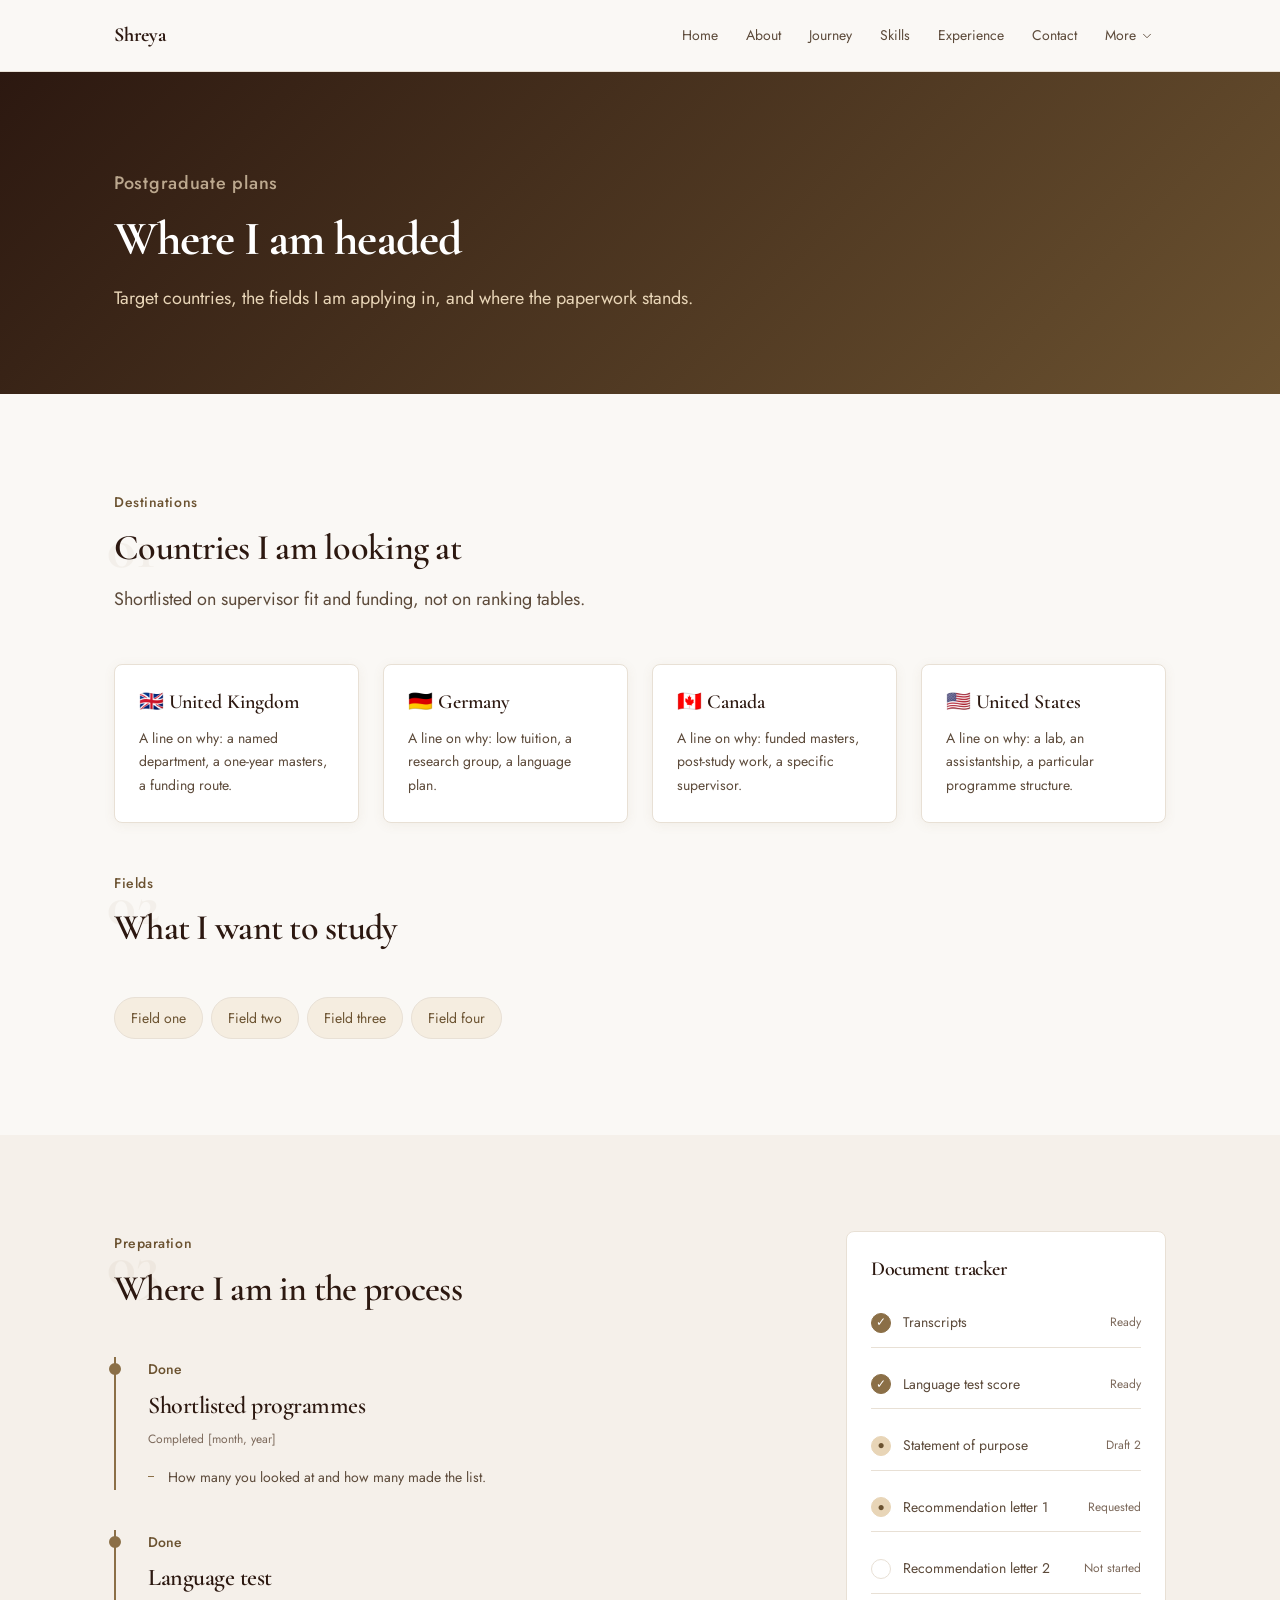
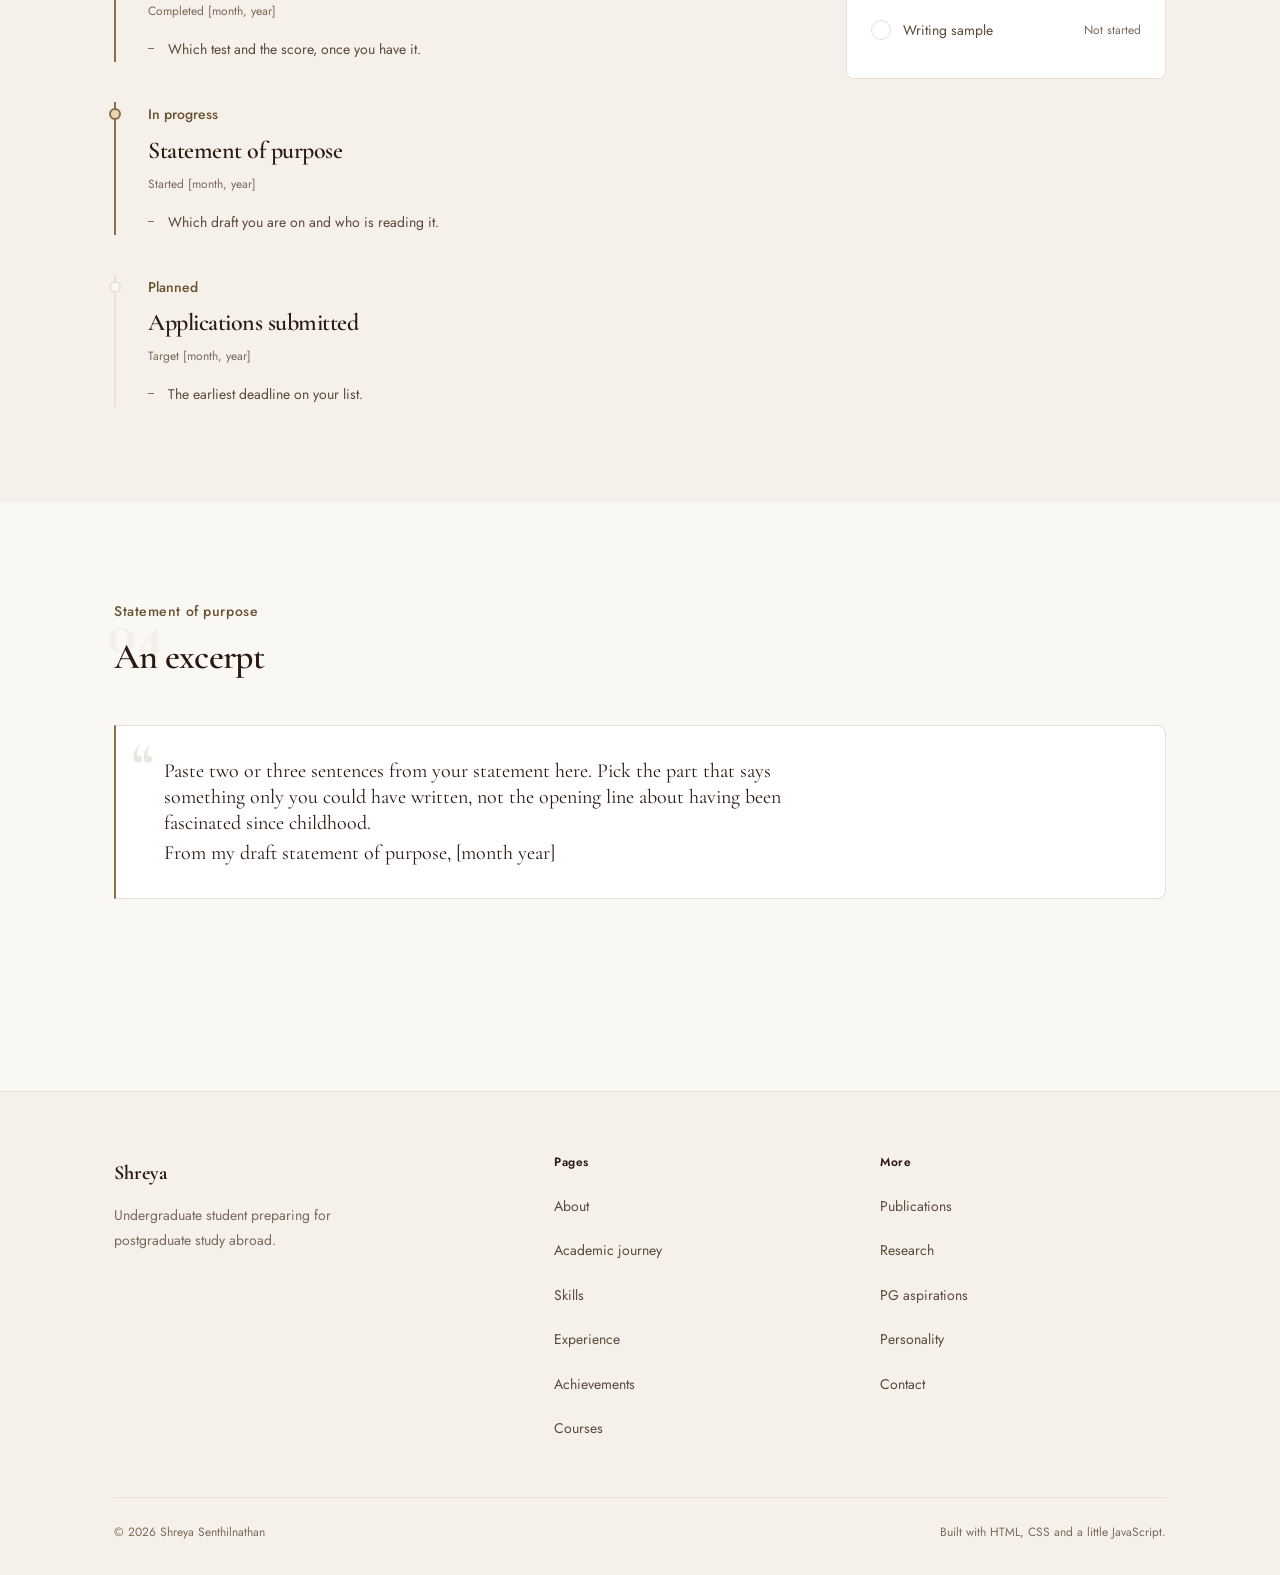
<file: pg-aspirations.html>
<!DOCTYPE html>
<html lang="en">
<head>
  <meta charset="UTF-8">
  <meta name="viewport" content="width=device-width, initial-scale=1.0">
  <title>PG aspirations — Shreya Senthilnathan</title>
  <meta name="description" content="Target countries, fields of study, application timeline and document status.">
  <link rel="stylesheet" href="style.css">
</head>
<body>

<a class="skip-link" href="#main">Skip to main content</a>

<!-- ==========================================================================
     NAVBAR — identical on all 12 pages. If you change a link here,
     change it in the other 11 files too.
     ========================================================================== -->
<nav class="nav" aria-label="Main">
  <div class="container nav__inner">
    <a class="nav__brand" href="index.html">Shreya</a>

    <button class="nav__toggle" type="button" id="navToggle"
            aria-expanded="false" aria-controls="navLinks" aria-label="Open menu">
      <svg class="icon-menu" viewBox="0 0 24 24" fill="none" stroke="currentColor" stroke-width="1.5" stroke-linecap="round" aria-hidden="true"><path d="M3 6h18M3 12h18M3 18h18"/></svg>
      <svg class="icon-close" viewBox="0 0 24 24" fill="none" stroke="currentColor" stroke-width="1.5" stroke-linecap="round" aria-hidden="true"><path d="M18 6 6 18M6 6l12 12"/></svg>
    </button>

    <div class="nav__links" id="navLinks" data-open="false">
      <a class="nav__link" href="index.html">Home</a>
      <a class="nav__link" href="about.html">About</a>
      <a class="nav__link" href="academic-journey.html">Journey</a>
      <a class="nav__link" href="skills.html">Skills</a>
      <a class="nav__link" href="experience.html">Experience</a>
      <a class="nav__link" href="contact.html">Contact</a>

      <div class="nav__more">
        <button class="nav__more-btn" type="button" id="moreBtn"
                aria-expanded="false" aria-controls="moreMenu">
          More
          <svg viewBox="0 0 24 24" fill="none" stroke="currentColor" stroke-width="1.5" stroke-linecap="round" aria-hidden="true"><path d="m6 9 6 6 6-6"/></svg>
        </button>
        <div class="nav__dropdown" id="moreMenu" data-open="false">
          <a href="achievements.html">Achievements</a>
          <a href="courses.html">Courses</a>
          <a href="publications.html">Publications</a>
          <a href="research.html">Research</a>
          <a href="pg-aspirations.html">PG aspirations</a>
          <a href="personality.html">Personality</a>
        </div>
      </div>
    </div>
  </div>
</nav>

<main id="main">

  <!-- ======================================================================
       PAGE HEADER BANNER
       ====================================================================== -->
  <header class="page-header">
    <div class="container">
      <p class="eyebrow">Postgraduate plans</p>
      <h1>Where I am headed</h1>
      <p>Target countries, the fields I am applying in, and where the paperwork stands.</p>
    </div>
  </header>

  <section class="section">
    <div class="container">
      <div class="section-head reveal" data-num="01">
        <p class="eyebrow">Destinations</p>
        <h2>Countries I am looking at</h2>
        <p class="lede">Shortlisted on supervisor fit and funding, not on ranking tables.</p>
      </div>

      <div class="grid-4 reveal">
        <!-- ADD YOUR CONTENT HERE — swap the flags and notes -->
        <article class="card">
          <p class="card__title"><span aria-hidden="true">&#127468;&#127463;</span> United Kingdom</p>
          <p class="card__body">A line on why: a named department, a one-year masters, a funding route.</p>
        </article>
        <article class="card">
          <p class="card__title"><span aria-hidden="true">&#127465;&#127466;</span> Germany</p>
          <p class="card__body">A line on why: low tuition, a research group, a language plan.</p>
        </article>
        <article class="card">
          <p class="card__title"><span aria-hidden="true">&#127464;&#127462;</span> Canada</p>
          <p class="card__body">A line on why: funded masters, post-study work, a specific supervisor.</p>
        </article>
        <article class="card">
          <p class="card__title"><span aria-hidden="true">&#127482;&#127480;</span> United States</p>
          <p class="card__body">A line on why: a lab, an assistantship, a particular programme structure.</p>
        </article>
      </div>

      <div class="section-head mt-12 reveal" data-num="02">
        <p class="eyebrow">Fields</p>
        <h2>What I want to study</h2>
      </div>

      <div class="tag-cloud reveal">
        <!-- ADD YOUR CONTENT HERE -->
        <span class="tag">Field one</span>
        <span class="tag">Field two</span>
        <span class="tag">Field three</span>
        <span class="tag">Field four</span>
      </div>
    </div>
  </section>

  <section class="section section--alt">
    <div class="container">
      <div class="split">

        <div>
          <div class="section-head reveal" data-num="03">
            <p class="eyebrow">Preparation</p>
            <h2>Where I am in the process</h2>
          </div>

          <ol class="timeline">
            <!-- ADD YOUR CONTENT HERE — set data-state to done, active or planned -->
            <li class="timeline__item reveal" data-state="done">
              <span class="timeline__level">Done</span>
              <h3 class="timeline__title">Shortlisted programmes</h3>
              <p class="timeline__dates">Completed [month, year]</p>
              <ul class="timeline__details">
                <li>How many you looked at and how many made the list.</li>
              </ul>
            </li>

            <li class="timeline__item reveal" data-state="done">
              <span class="timeline__level">Done</span>
              <h3 class="timeline__title">Language test</h3>
              <p class="timeline__dates">Completed [month, year]</p>
              <ul class="timeline__details">
                <li>Which test and the score, once you have it.</li>
              </ul>
            </li>

            <li class="timeline__item reveal" data-state="active">
              <span class="timeline__level">In progress</span>
              <h3 class="timeline__title">Statement of purpose</h3>
              <p class="timeline__dates">Started [month, year]</p>
              <ul class="timeline__details">
                <li>Which draft you are on and who is reading it.</li>
              </ul>
            </li>

            <li class="timeline__item reveal" data-state="planned">
              <span class="timeline__level">Planned</span>
              <h3 class="timeline__title">Applications submitted</h3>
              <p class="timeline__dates">Target [month, year]</p>
              <ul class="timeline__details">
                <li>The earliest deadline on your list.</li>
              </ul>
            </li>
          </ol>
        </div>

        <aside class="sticky">
          <div class="card card--flat">
            <h3 class="card__title">Document tracker</h3>
            <!-- ADD YOUR CONTENT HERE — data-state: done, active or empty -->
            <ul class="checklist mt-4">
              <li data-state="done">
                <span class="checklist__mark" aria-hidden="true">&#10003;</span>
                Transcripts
                <span class="checklist__status">Ready</span>
              </li>
              <li data-state="done">
                <span class="checklist__mark" aria-hidden="true">&#10003;</span>
                Language test score
                <span class="checklist__status">Ready</span>
              </li>
              <li data-state="active">
                <span class="checklist__mark" aria-hidden="true">&#9679;</span>
                Statement of purpose
                <span class="checklist__status">Draft 2</span>
              </li>
              <li data-state="active">
                <span class="checklist__mark" aria-hidden="true">&#9679;</span>
                Recommendation letter 1
                <span class="checklist__status">Requested</span>
              </li>
              <li>
                <span class="checklist__mark" aria-hidden="true"></span>
                Recommendation letter 2
                <span class="checklist__status">Not started</span>
              </li>
              <li>
                <span class="checklist__mark" aria-hidden="true"></span>
                Writing sample
                <span class="checklist__status">Not started</span>
              </li>
            </ul>
          </div>
        </aside>

      </div>
    </div>
  </section>

  <section class="section">
    <div class="container">
      <div class="section-head reveal" data-num="04">
        <p class="eyebrow">Statement of purpose</p>
        <h2>An excerpt</h2>
      </div>

      <!-- ADD YOUR CONTENT HERE — a short, strong paragraph from your SOP -->
      <div class="pullquote reveal">
        <p>Paste two or three sentences from your statement here. Pick the part that says
          something only you could have written, not the opening line about having been
          fascinated since childhood.</p>
        <p class="card__meta mt-4">From my draft statement of purpose, [month year]</p>
      </div>
    </div>
  </section>
</main>

<!-- ==========================================================================
     FOOTER — identical on all 12 pages.
     ========================================================================== -->
<footer class="footer">
  <div class="container">
    <div class="footer__grid">
      <div>
        <div class="footer__brand">Shreya</div>
        <p class="footer__tagline">Undergraduate student preparing for postgraduate study abroad.</p>
      </div>
      <div>
        <h2 class="footer__heading">Pages</h2>
        <ul class="footer__list">
          <li><a href="about.html">About</a></li>
          <li><a href="academic-journey.html">Academic journey</a></li>
          <li><a href="skills.html">Skills</a></li>
          <li><a href="experience.html">Experience</a></li>
          <li><a href="achievements.html">Achievements</a></li>
          <li><a href="courses.html">Courses</a></li>
        </ul>
      </div>
      <div>
        <h2 class="footer__heading">More</h2>
        <ul class="footer__list">
          <li><a href="publications.html">Publications</a></li>
          <li><a href="research.html">Research</a></li>
          <li><a href="pg-aspirations.html">PG aspirations</a></li>
          <li><a href="personality.html">Personality</a></li>
          <li><a href="contact.html">Contact</a></li>
        </ul>
      </div>
    </div>
    <div class="footer__bottom">
      <span>&copy; 2026 Shreya Senthilnathan</span>
      <span>Built with HTML, CSS and a little JavaScript.</span>
    </div>
  </div>
</footer>

<button class="to-top" type="button" id="toTop" data-visible="false" aria-label="Scroll back to top">
  <svg viewBox="0 0 24 24" fill="none" stroke="currentColor" stroke-width="1.5" stroke-linecap="round" stroke-linejoin="round" aria-hidden="true"><path d="M12 19V5"/><path d="m5 12 7-7 7 7"/></svg>
</button>

<script>
(function () {
  'use strict';

  var reduceMotion = window.matchMedia('(prefers-reduced-motion: reduce)').matches;

  /* ---- Mobile menu ---- */
  var navToggle = document.getElementById('navToggle');
  var navLinks = document.getElementById('navLinks');

  navToggle.addEventListener('click', function () {
    var open = navToggle.getAttribute('aria-expanded') === 'true';
    navToggle.setAttribute('aria-expanded', String(!open));
    navToggle.setAttribute('aria-label', open ? 'Open menu' : 'Close menu');
    navLinks.setAttribute('data-open', String(!open));
  });

  /* ---- "More" dropdown ---- */
  var moreBtn = document.getElementById('moreBtn');
  var moreMenu = document.getElementById('moreMenu');

  function closeMore() {
    moreBtn.setAttribute('aria-expanded', 'false');
    moreMenu.setAttribute('data-open', 'false');
  }

  moreBtn.addEventListener('click', function (e) {
    e.stopPropagation();
    var open = moreBtn.getAttribute('aria-expanded') === 'true';
    moreBtn.setAttribute('aria-expanded', String(!open));
    moreMenu.setAttribute('data-open', String(!open));
  });

  /* ---- Clicking anywhere else closes the dropdown ---- */
  document.addEventListener('click', function (e) {
    if (!moreMenu.contains(e.target) && !moreBtn.contains(e.target)) closeMore();
  });

  /* ---- Escape closes, and focus goes back to the control that opened it ---- */
  document.addEventListener('keydown', function (e) {
    if (e.key !== 'Escape') return;
    if (moreMenu.getAttribute('data-open') === 'true') {
      closeMore();
      moreBtn.focus();
    } else if (navLinks.getAttribute('data-open') === 'true') {
      navToggle.click();
      navToggle.focus();
    }
  });

  /* ---- Mark the current page in the nav ---- */
  var here = window.location.pathname.split('/').pop() || 'index.html';
  var links = document.querySelectorAll('.nav__links a');
  for (var i = 0; i < links.length; i++) {
    if (links[i].getAttribute('href') === here) {
      links[i].classList.add('is-active');
      if (moreMenu.contains(links[i])) moreBtn.classList.add('is-active');
    }
  }

  /* ---- Scroll to top ---- */
  var toTop = document.getElementById('toTop');
  window.addEventListener('scroll', function () {
    toTop.setAttribute('data-visible', String(window.scrollY > 500));
  }, { passive: true });

  toTop.addEventListener('click', function () {
    window.scrollTo({ top: 0, behavior: reduceMotion ? 'auto' : 'smooth' });
  });

  /* ---- Reveal sections as they scroll in ---- */
  var revealables = document.querySelectorAll('.reveal');
  if (reduceMotion || !('IntersectionObserver' in window)) {
    for (var r = 0; r < revealables.length; r++) revealables[r].classList.add('visible');
  } else {
    var io = new IntersectionObserver(function (entries) {
      entries.forEach(function (entry) {
        if (!entry.isIntersecting) return;
        entry.target.classList.add('visible');
        io.unobserve(entry.target);
      });
    }, { threshold: 0.1, rootMargin: '0px 0px -40px 0px' });
    for (var j = 0; j < revealables.length; j++) io.observe(revealables[j]);
  }
})();
</script>

</body>
</html>
</file>
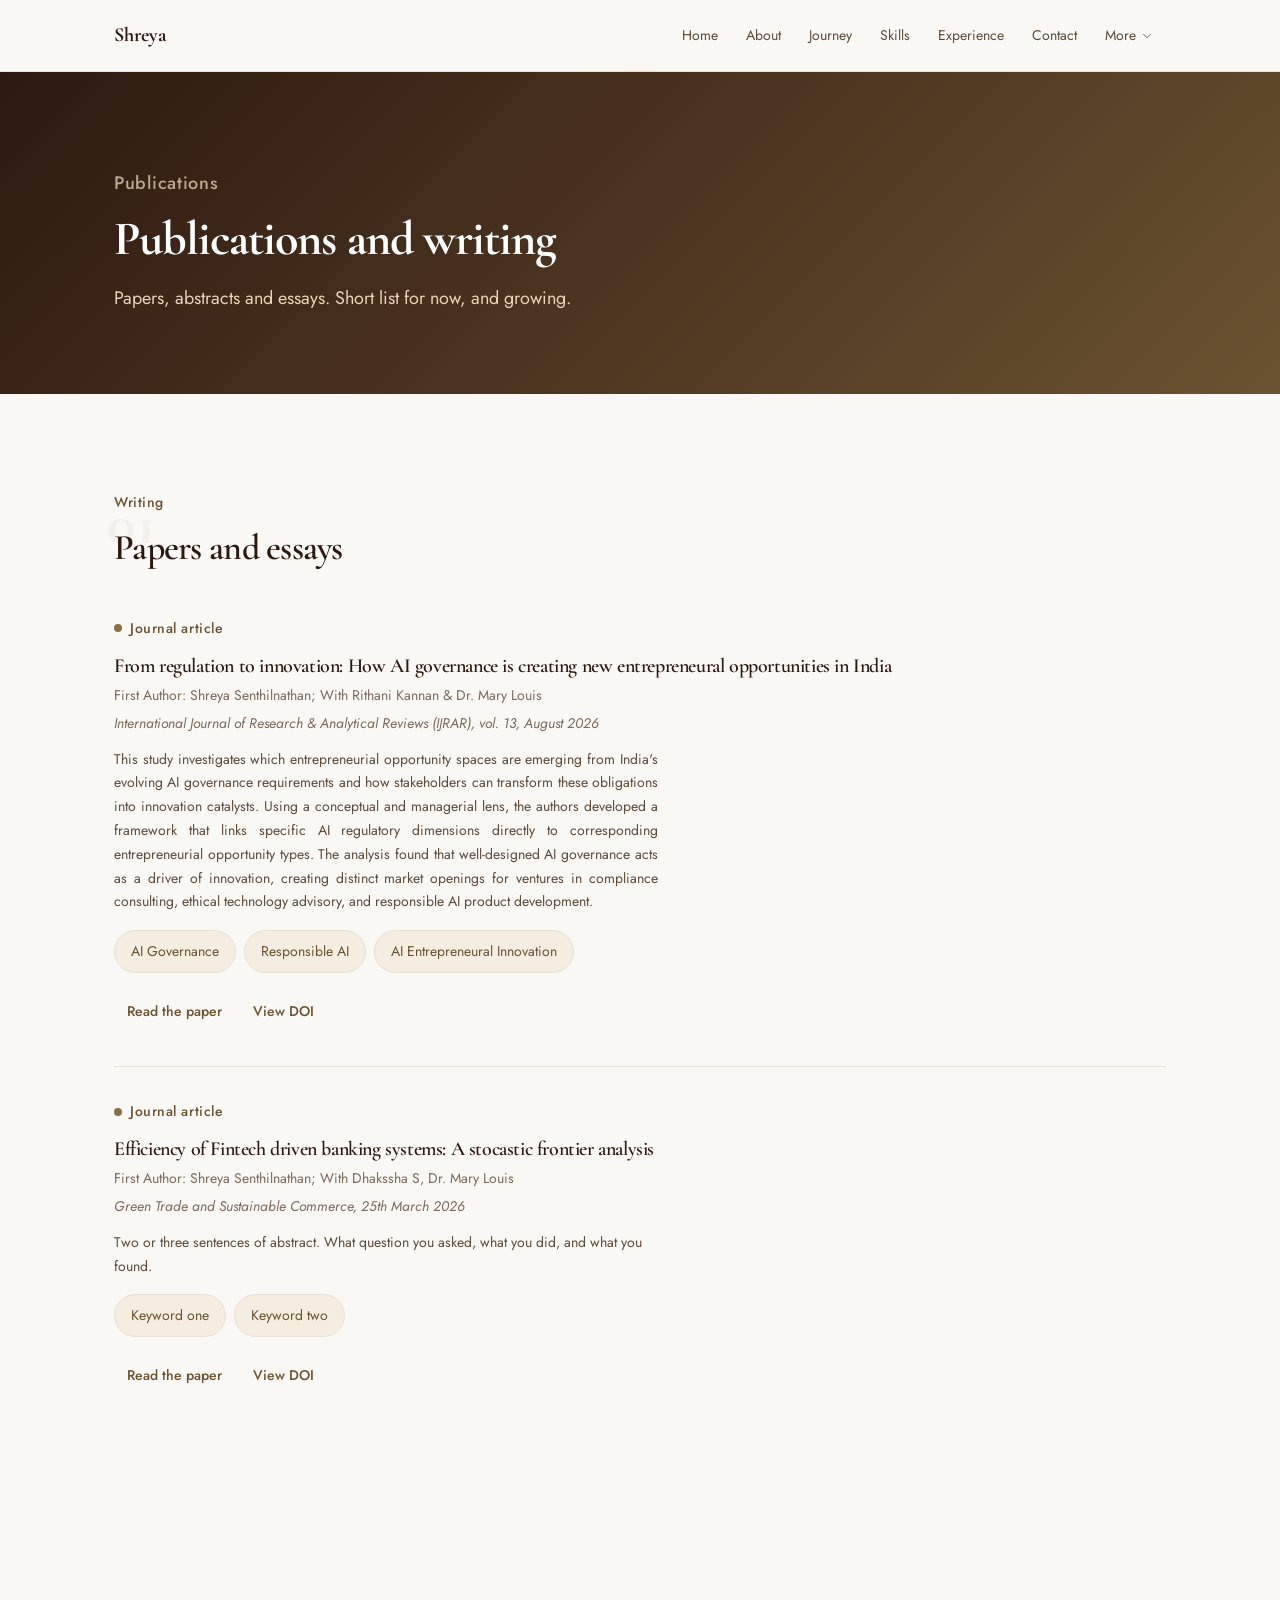
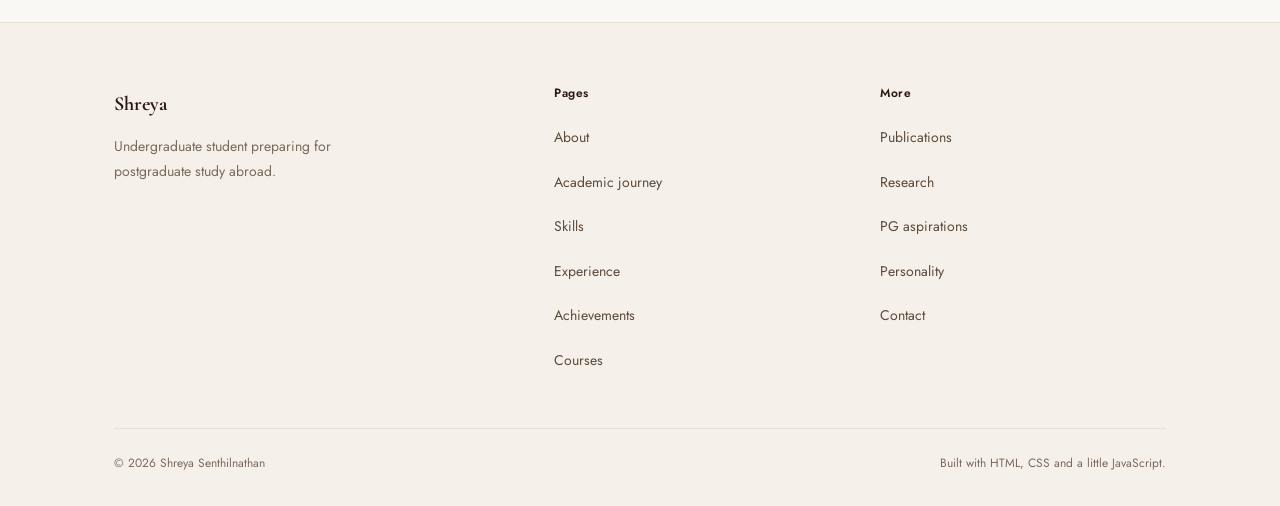
<file: publications.html>
<!DOCTYPE html>
<html lang="en">
<head>
  <meta charset="UTF-8">
  <meta name="viewport" content="width=device-width, initial-scale=1.0">
  <title>Publications and writing — Shreya Senthilnathan</title>
  <meta name="description" content="Papers, conference abstracts and essays, published and in progress.">
  <link rel="stylesheet" href="style.css">
</head>
<body>

<a class="skip-link" href="#main">Skip to main content</a>

<!-- ==========================================================================
     NAVBAR — identical on all 12 pages. If you change a link here,
     change it in the other 11 files too.
     ========================================================================== -->
<nav class="nav" aria-label="Main">
  <div class="container nav__inner">
    <a class="nav__brand" href="index.html">Shreya</a>

    <button class="nav__toggle" type="button" id="navToggle"
            aria-expanded="false" aria-controls="navLinks" aria-label="Open menu">
      <svg class="icon-menu" viewBox="0 0 24 24" fill="none" stroke="currentColor" stroke-width="1.5" stroke-linecap="round" aria-hidden="true"><path d="M3 6h18M3 12h18M3 18h18"/></svg>
      <svg class="icon-close" viewBox="0 0 24 24" fill="none" stroke="currentColor" stroke-width="1.5" stroke-linecap="round" aria-hidden="true"><path d="M18 6 6 18M6 6l12 12"/></svg>
    </button>

    <div class="nav__links" id="navLinks" data-open="false">
      <a class="nav__link" href="index.html">Home</a>
      <a class="nav__link" href="about.html">About</a>
      <a class="nav__link" href="academic-journey.html">Journey</a>
      <a class="nav__link" href="skills.html">Skills</a>
      <a class="nav__link" href="experience.html">Experience</a>
      <a class="nav__link" href="contact.html">Contact</a>

      <div class="nav__more">
        <button class="nav__more-btn" type="button" id="moreBtn"
                aria-expanded="false" aria-controls="moreMenu">
          More
          <svg viewBox="0 0 24 24" fill="none" stroke="currentColor" stroke-width="1.5" stroke-linecap="round" aria-hidden="true"><path d="m6 9 6 6 6-6"/></svg>
        </button>
        <div class="nav__dropdown" id="moreMenu" data-open="false">
          <a href="achievements.html">Achievements</a>
          <a href="courses.html">Courses</a>
          <a href="publications.html">Publications</a>
          <a href="research.html">Research</a>
          <a href="pg-aspirations.html">PG aspirations</a>
          <a href="personality.html">Personality</a>
        </div>
      </div>
    </div>
  </div>
</nav>

<main id="main">

  <!-- ======================================================================
       PAGE HEADER BANNER
       ====================================================================== -->
  <header class="page-header">
    <div class="container">
      <p class="eyebrow">Publications</p>
      <h1>Publications and writing</h1>
      <p>Papers, abstracts and essays. Short list for now, and growing.</p>
    </div>
  </header>

  <section class="section">
    <div class="container">

      <div class="section-head reveal" data-num="01">
        <p class="eyebrow">Writing</p>
        <h2>Papers and essays</h2>
      </div>

      <!-- ===================================================================
           TEMPLATE — copy everything between the two dashed lines, paste it
           inside <ol class="pub-list"> below, and fill in your details.
           Delete the empty state once you have your first entry.
           -------------------------------------------------------------------
      <li class="pub reveal">
        <p class="eyebrow"><span class="dot" aria-hidden="true"></span>Journal article</p>
        <h3 class="card__title">Full title of the paper, sentence case</h3>
        <p class="card__meta">With [Co-author one], [Co-author two]</p>
        <p class="pub__venue">Name of the Journal or Conference, vol. 00, 2026</p>
        <p class="card__body">Two or three sentences of abstract. What question you asked,
          what you did, and what you found.</p>
        <div class="tag-cloud mt-4">
          <span class="tag">Keyword one</span>
          <span class="tag">Keyword two</span>
        </div>
        <p class="mt-4">
          <a class="btn btn--ghost" href="#" target="_blank" rel="noopener">Read the paper</a>
          <a class="btn btn--ghost" href="#" target="_blank" rel="noopener">View DOI</a>
        </p>
      </li>
           ------------------------------------------------------------------- -->

      <ol class="pub-list">
        
        <li class="pub reveal">
        <p class="eyebrow"><span class="dot" aria-hidden="true"></span>Journal article</p>
        <h3 class="card__title">From regulation to innovation: How AI governance is creating new entrepreneural opportunities in India</h3>
        <p class="card__meta">First Author: Shreya Senthilnathan; With Rithani Kannan & Dr. Mary Louis</p>
        <p class="pub__venue">International Journal of Research & Analytical Reviews (IJRAR), vol. 13, August 2026</p>
        <p class="card__body"; style="text-align: justify; hyphens: auto;" lang="en">This study investigates which entrepreneurial opportunity spaces are emerging from India's evolving AI governance requirements and 
          how stakeholders can transform these obligations into innovation catalysts. Using a conceptual and managerial lens, the authors developed a framework that 
          links specific AI regulatory dimensions directly to corresponding entrepreneurial opportunity types. The analysis found that well-designed AI governance acts 
          as a driver of innovation, creating distinct market openings for ventures in compliance consulting, ethical technology advisory, and responsible AI product 
          development.</p>
        <div class="tag-cloud mt-4">
          <span class="tag">AI Governance</span>
          <span class="tag">Responsible AI</span>
          <span class="tag">AI Entrepreneural Innovation</span>
        </div>
        <p class="mt-4">
          <a class="btn btn--ghost" href="https://www.ijrar.org/papers/IJRAR1FBP055.pdf" target="_blank" rel="noopener">Read the paper</a>
          <a class="btn btn--ghost" href="http://ijrar.org/viewfull.php?&p_id=IJRAR1FBP055" target="_blank" rel="noopener">View DOI</a>
        </p>
      </li>

       <li class="pub reveal">
        <p class="eyebrow"><span class="dot" aria-hidden="true"></span>Journal article</p>
        <h3 class="card__title">Efficiency of Fintech driven banking systems: A stocastic frontier analysis</h3>
        <p class="card__meta">First Author: Shreya Senthilnathan; With Dhakssha S, Dr. Mary Louis</p>
        <p class="pub__venue">Green Trade and Sustainable Commerce, 25th March 2026</p>
        <p class="card__body">Two or three sentences of abstract. What question you asked,
          what you did, and what you found.</p>
        <div class="tag-cloud mt-4">
          <span class="tag">Keyword one</span>
          <span class="tag">Keyword two</span>
        </div>
        <p class="mt-4">
          <a class="btn btn--ghost" href="#" target="_blank" rel="noopener">Read the paper</a>
          <a class="btn btn--ghost" href="#" target="_blank" rel="noopener">View DOI</a>
        </p>
      </li>
        
      </ol>      
    </div>
  </section>
</main>

<!-- ==========================================================================
     FOOTER — identical on all 12 pages.
     ========================================================================== -->
<footer class="footer">
  <div class="container">
    <div class="footer__grid">
      <div>
        <div class="footer__brand">Shreya</div>
        <p class="footer__tagline">Undergraduate student preparing for postgraduate study abroad.</p>
      </div>
      <div>
        <h2 class="footer__heading">Pages</h2>
        <ul class="footer__list">
          <li><a href="about.html">About</a></li>
          <li><a href="academic-journey.html">Academic journey</a></li>
          <li><a href="skills.html">Skills</a></li>
          <li><a href="experience.html">Experience</a></li>
          <li><a href="achievements.html">Achievements</a></li>
          <li><a href="courses.html">Courses</a></li>
        </ul>
      </div>
      <div>
        <h2 class="footer__heading">More</h2>
        <ul class="footer__list">
          <li><a href="publications.html">Publications</a></li>
          <li><a href="research.html">Research</a></li>
          <li><a href="pg-aspirations.html">PG aspirations</a></li>
          <li><a href="personality.html">Personality</a></li>
          <li><a href="contact.html">Contact</a></li>
        </ul>
      </div>
    </div>
    <div class="footer__bottom">
      <span>&copy; 2026 Shreya Senthilnathan</span>
      <span>Built with HTML, CSS and a little JavaScript.</span>
    </div>
  </div>
</footer>

<button class="to-top" type="button" id="toTop" data-visible="false" aria-label="Scroll back to top">
  <svg viewBox="0 0 24 24" fill="none" stroke="currentColor" stroke-width="1.5" stroke-linecap="round" stroke-linejoin="round" aria-hidden="true"><path d="M12 19V5"/><path d="m5 12 7-7 7 7"/></svg>
</button>

<script>
(function () {
  'use strict';

  var reduceMotion = window.matchMedia('(prefers-reduced-motion: reduce)').matches;

  /* ---- Mobile menu ---- */
  var navToggle = document.getElementById('navToggle');
  var navLinks = document.getElementById('navLinks');

  navToggle.addEventListener('click', function () {
    var open = navToggle.getAttribute('aria-expanded') === 'true';
    navToggle.setAttribute('aria-expanded', String(!open));
    navToggle.setAttribute('aria-label', open ? 'Open menu' : 'Close menu');
    navLinks.setAttribute('data-open', String(!open));
  });

  /* ---- "More" dropdown ---- */
  var moreBtn = document.getElementById('moreBtn');
  var moreMenu = document.getElementById('moreMenu');

  function closeMore() {
    moreBtn.setAttribute('aria-expanded', 'false');
    moreMenu.setAttribute('data-open', 'false');
  }

  moreBtn.addEventListener('click', function (e) {
    e.stopPropagation();
    var open = moreBtn.getAttribute('aria-expanded') === 'true';
    moreBtn.setAttribute('aria-expanded', String(!open));
    moreMenu.setAttribute('data-open', String(!open));
  });

  /* ---- Clicking anywhere else closes the dropdown ---- */
  document.addEventListener('click', function (e) {
    if (!moreMenu.contains(e.target) && !moreBtn.contains(e.target)) closeMore();
  });

  /* ---- Escape closes, and focus goes back to the control that opened it ---- */
  document.addEventListener('keydown', function (e) {
    if (e.key !== 'Escape') return;
    if (moreMenu.getAttribute('data-open') === 'true') {
      closeMore();
      moreBtn.focus();
    } else if (navLinks.getAttribute('data-open') === 'true') {
      navToggle.click();
      navToggle.focus();
    }
  });

  /* ---- Mark the current page in the nav ---- */
  var here = window.location.pathname.split('/').pop() || 'index.html';
  var links = document.querySelectorAll('.nav__links a');
  for (var i = 0; i < links.length; i++) {
    if (links[i].getAttribute('href') === here) {
      links[i].classList.add('is-active');
      if (moreMenu.contains(links[i])) moreBtn.classList.add('is-active');
    }
  }

  /* ---- Scroll to top ---- */
  var toTop = document.getElementById('toTop');
  window.addEventListener('scroll', function () {
    toTop.setAttribute('data-visible', String(window.scrollY > 500));
  }, { passive: true });

  toTop.addEventListener('click', function () {
    window.scrollTo({ top: 0, behavior: reduceMotion ? 'auto' : 'smooth' });
  });

  /* ---- Reveal sections as they scroll in ---- */
  var revealables = document.querySelectorAll('.reveal');
  if (reduceMotion || !('IntersectionObserver' in window)) {
    for (var r = 0; r < revealables.length; r++) revealables[r].classList.add('visible');
  } else {
    var io = new IntersectionObserver(function (entries) {
      entries.forEach(function (entry) {
        if (!entry.isIntersecting) return;
        entry.target.classList.add('visible');
        io.unobserve(entry.target);
      });
    }, { threshold: 0.1, rootMargin: '0px 0px -40px 0px' });
    for (var j = 0; j < revealables.length; j++) io.observe(revealables[j]);
  }
})();
</script>

</body>
</html>
</file>
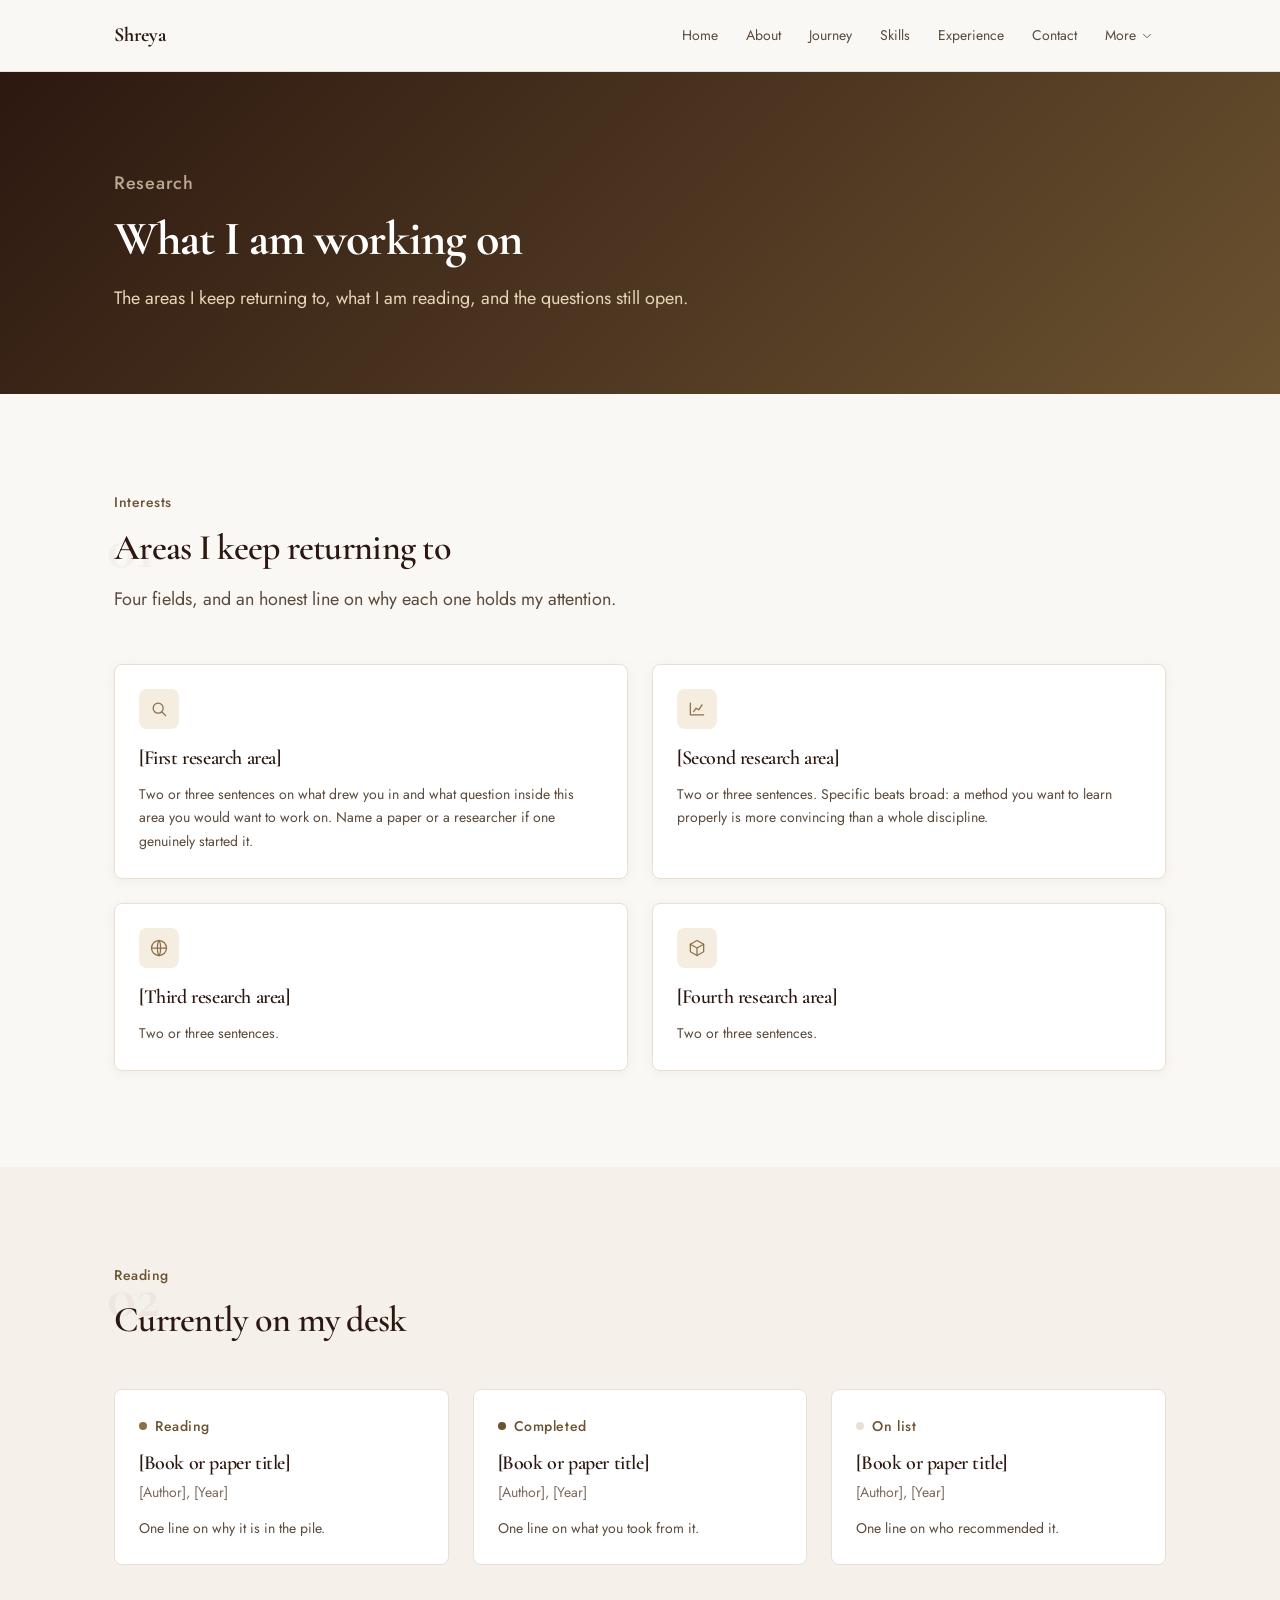
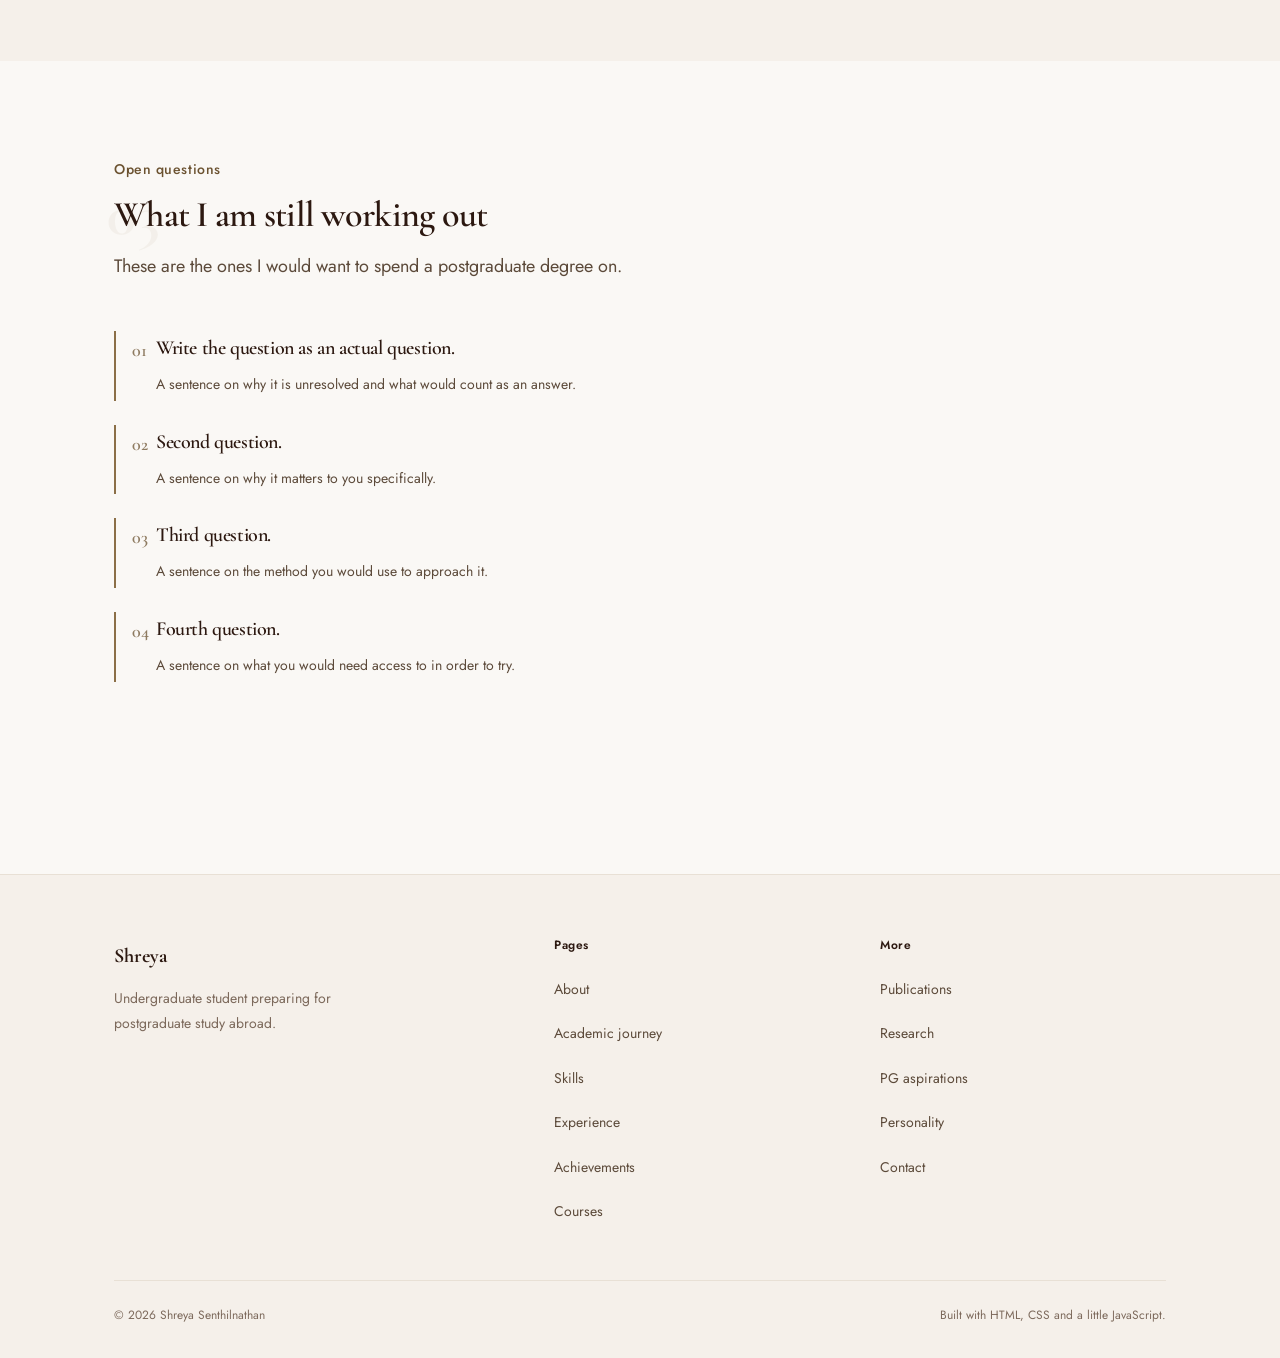
<file: research.html>
<!DOCTYPE html>
<html lang="en">
<head>
  <meta charset="UTF-8">
  <meta name="viewport" content="width=device-width, initial-scale=1.0">
  <title>Research interests — Shreya Senthilnathan</title>
  <meta name="description" content="Research areas, current reading list, and the open questions I am working through.">
  <link rel="stylesheet" href="style.css">
</head>
<body>

<a class="skip-link" href="#main">Skip to main content</a>

<!-- ==========================================================================
     NAVBAR — identical on all 12 pages. If you change a link here,
     change it in the other 11 files too.
     ========================================================================== -->
<nav class="nav" aria-label="Main">
  <div class="container nav__inner">
    <a class="nav__brand" href="index.html">Shreya</a>

    <button class="nav__toggle" type="button" id="navToggle"
            aria-expanded="false" aria-controls="navLinks" aria-label="Open menu">
      <svg class="icon-menu" viewBox="0 0 24 24" fill="none" stroke="currentColor" stroke-width="1.5" stroke-linecap="round" aria-hidden="true"><path d="M3 6h18M3 12h18M3 18h18"/></svg>
      <svg class="icon-close" viewBox="0 0 24 24" fill="none" stroke="currentColor" stroke-width="1.5" stroke-linecap="round" aria-hidden="true"><path d="M18 6 6 18M6 6l12 12"/></svg>
    </button>

    <div class="nav__links" id="navLinks" data-open="false">
      <a class="nav__link" href="index.html">Home</a>
      <a class="nav__link" href="about.html">About</a>
      <a class="nav__link" href="academic-journey.html">Journey</a>
      <a class="nav__link" href="skills.html">Skills</a>
      <a class="nav__link" href="experience.html">Experience</a>
      <a class="nav__link" href="contact.html">Contact</a>

      <div class="nav__more">
        <button class="nav__more-btn" type="button" id="moreBtn"
                aria-expanded="false" aria-controls="moreMenu">
          More
          <svg viewBox="0 0 24 24" fill="none" stroke="currentColor" stroke-width="1.5" stroke-linecap="round" aria-hidden="true"><path d="m6 9 6 6 6-6"/></svg>
        </button>
        <div class="nav__dropdown" id="moreMenu" data-open="false">
          <a href="achievements.html">Achievements</a>
          <a href="courses.html">Courses</a>
          <a href="publications.html">Publications</a>
          <a href="research.html">Research</a>
          <a href="pg-aspirations.html">PG aspirations</a>
          <a href="personality.html">Personality</a>
        </div>
      </div>
    </div>
  </div>
</nav>

<main id="main">

  <!-- ======================================================================
       PAGE HEADER BANNER
       ====================================================================== -->
  <header class="page-header">
    <div class="container">
      <p class="eyebrow">Research</p>
      <h1>What I am working on</h1>
      <p>The areas I keep returning to, what I am reading, and the questions still open.</p>
    </div>
  </header>

  <section class="section">
    <div class="container">
      <div class="section-head reveal" data-num="01">
        <p class="eyebrow">Interests</p>
        <h2>Areas I keep returning to</h2>
        <p class="lede">Four fields, and an honest line on why each one holds my attention.</p>
      </div>

      <div class="grid-2 reveal">
        <!-- ADD YOUR CONTENT HERE — duplicate a card per interest -->
        <article class="card">
          <span class="card__icon"><svg viewBox="0 0 24 24" fill="none" stroke="currentColor" stroke-width="1.5" stroke-linecap="round" aria-hidden="true"><circle cx="11" cy="11" r="6"/><path d="m20 20-4.4-4.4"/></svg></span>
          <h3 class="card__title">[First research area]</h3>
          <p class="card__body">Two or three sentences on what drew you in and what question
            inside this area you would want to work on. Name a paper or a researcher if one
            genuinely started it.</p>
        </article>

        <article class="card">
          <span class="card__icon"><svg viewBox="0 0 24 24" fill="none" stroke="currentColor" stroke-width="1.5" stroke-linecap="round" stroke-linejoin="round" aria-hidden="true"><path d="M4 19V5M4 19h16"/><path d="m8 15 3-4 3 2 4-6"/></svg></span>
          <h3 class="card__title">[Second research area]</h3>
          <p class="card__body">Two or three sentences. Specific beats broad: a method you
            want to learn properly is more convincing than a whole discipline.</p>
        </article>

        <article class="card">
          <span class="card__icon"><svg viewBox="0 0 24 24" fill="none" stroke="currentColor" stroke-width="1.5" stroke-linecap="round" aria-hidden="true"><circle cx="12" cy="12" r="9"/><path d="M3 12h18"/><path d="M12 3c2.5 2.6 2.5 15.4 0 18-2.5-2.6-2.5-15.4 0-18z"/></svg></span>
          <h3 class="card__title">[Third research area]</h3>
          <p class="card__body">Two or three sentences.</p>
        </article>

        <article class="card">
          <span class="card__icon"><svg viewBox="0 0 24 24" fill="none" stroke="currentColor" stroke-width="1.5" stroke-linecap="round" stroke-linejoin="round" aria-hidden="true"><path d="M12 3 4 7.5v9L12 21l8-4.5v-9z"/><path d="M12 12v9M12 12 4 7.5M12 12l8-4.5"/></svg></span>
          <h3 class="card__title">[Fourth research area]</h3>
          <p class="card__body">Two or three sentences.</p>
        </article>
      </div>
    </div>
  </section>

  <section class="section section--alt">
    <div class="container">
      <div class="section-head reveal" data-num="02">
        <p class="eyebrow">Reading</p>
        <h2>Currently on my desk</h2>
      </div>

      <div class="grid-3 reveal">
        <!-- ADD YOUR CONTENT HERE — one card per book or paper.
             Status options: Reading, Completed, On list -->
        <article class="card card--flat">
          <p class="eyebrow"><span class="dot" aria-hidden="true"></span>Reading</p>
          <h3 class="card__title">[Book or paper title]</h3>
          <p class="card__meta">[Author], [Year]</p>
          <p class="card__body">One line on why it is in the pile.</p>
        </article>

        <article class="card card--flat">
          <p class="eyebrow"><span class="dot" data-shade="dark" aria-hidden="true"></span>Completed</p>
          <h3 class="card__title">[Book or paper title]</h3>
          <p class="card__meta">[Author], [Year]</p>
          <p class="card__body">One line on what you took from it.</p>
        </article>

        <article class="card card--flat">
          <p class="eyebrow"><span class="dot" data-shade="pale" aria-hidden="true"></span>On list</p>
          <h3 class="card__title">[Book or paper title]</h3>
          <p class="card__meta">[Author], [Year]</p>
          <p class="card__body">One line on who recommended it.</p>
        </article>
      </div>
    </div>
  </section>

  <section class="section">
    <div class="container">
      <div class="section-head reveal" data-num="03">
        <p class="eyebrow">Open questions</p>
        <h2>What I am still working out</h2>
        <p class="lede">These are the ones I would want to spend a postgraduate degree on.</p>
      </div>

      <ol class="questions reveal">
        <!-- ADD YOUR CONTENT HERE — four or five is plenty -->
        <li>
          <h3 class="card__title">Write the question as an actual question.</h3>
          <p class="card__body">A sentence on why it is unresolved and what would count as an answer.</p>
        </li>
        <li>
          <h3 class="card__title">Second question.</h3>
          <p class="card__body">A sentence on why it matters to you specifically.</p>
        </li>
        <li>
          <h3 class="card__title">Third question.</h3>
          <p class="card__body">A sentence on the method you would use to approach it.</p>
        </li>
        <li>
          <h3 class="card__title">Fourth question.</h3>
          <p class="card__body">A sentence on what you would need access to in order to try.</p>
        </li>
      </ol>
    </div>
  </section>
</main>

<!-- ==========================================================================
     FOOTER — identical on all 12 pages.
     ========================================================================== -->
<footer class="footer">
  <div class="container">
    <div class="footer__grid">
      <div>
        <div class="footer__brand">Shreya</div>
        <p class="footer__tagline">Undergraduate student preparing for postgraduate study abroad.</p>
      </div>
      <div>
        <h2 class="footer__heading">Pages</h2>
        <ul class="footer__list">
          <li><a href="about.html">About</a></li>
          <li><a href="academic-journey.html">Academic journey</a></li>
          <li><a href="skills.html">Skills</a></li>
          <li><a href="experience.html">Experience</a></li>
          <li><a href="achievements.html">Achievements</a></li>
          <li><a href="courses.html">Courses</a></li>
        </ul>
      </div>
      <div>
        <h2 class="footer__heading">More</h2>
        <ul class="footer__list">
          <li><a href="publications.html">Publications</a></li>
          <li><a href="research.html">Research</a></li>
          <li><a href="pg-aspirations.html">PG aspirations</a></li>
          <li><a href="personality.html">Personality</a></li>
          <li><a href="contact.html">Contact</a></li>
        </ul>
      </div>
    </div>
    <div class="footer__bottom">
      <span>&copy; 2026 Shreya Senthilnathan</span>
      <span>Built with HTML, CSS and a little JavaScript.</span>
    </div>
  </div>
</footer>

<button class="to-top" type="button" id="toTop" data-visible="false" aria-label="Scroll back to top">
  <svg viewBox="0 0 24 24" fill="none" stroke="currentColor" stroke-width="1.5" stroke-linecap="round" stroke-linejoin="round" aria-hidden="true"><path d="M12 19V5"/><path d="m5 12 7-7 7 7"/></svg>
</button>

<script>
(function () {
  'use strict';

  var reduceMotion = window.matchMedia('(prefers-reduced-motion: reduce)').matches;

  /* ---- Mobile menu ---- */
  var navToggle = document.getElementById('navToggle');
  var navLinks = document.getElementById('navLinks');

  navToggle.addEventListener('click', function () {
    var open = navToggle.getAttribute('aria-expanded') === 'true';
    navToggle.setAttribute('aria-expanded', String(!open));
    navToggle.setAttribute('aria-label', open ? 'Open menu' : 'Close menu');
    navLinks.setAttribute('data-open', String(!open));
  });

  /* ---- "More" dropdown ---- */
  var moreBtn = document.getElementById('moreBtn');
  var moreMenu = document.getElementById('moreMenu');

  function closeMore() {
    moreBtn.setAttribute('aria-expanded', 'false');
    moreMenu.setAttribute('data-open', 'false');
  }

  moreBtn.addEventListener('click', function (e) {
    e.stopPropagation();
    var open = moreBtn.getAttribute('aria-expanded') === 'true';
    moreBtn.setAttribute('aria-expanded', String(!open));
    moreMenu.setAttribute('data-open', String(!open));
  });

  /* ---- Clicking anywhere else closes the dropdown ---- */
  document.addEventListener('click', function (e) {
    if (!moreMenu.contains(e.target) && !moreBtn.contains(e.target)) closeMore();
  });

  /* ---- Escape closes, and focus goes back to the control that opened it ---- */
  document.addEventListener('keydown', function (e) {
    if (e.key !== 'Escape') return;
    if (moreMenu.getAttribute('data-open') === 'true') {
      closeMore();
      moreBtn.focus();
    } else if (navLinks.getAttribute('data-open') === 'true') {
      navToggle.click();
      navToggle.focus();
    }
  });

  /* ---- Mark the current page in the nav ---- */
  var here = window.location.pathname.split('/').pop() || 'index.html';
  var links = document.querySelectorAll('.nav__links a');
  for (var i = 0; i < links.length; i++) {
    if (links[i].getAttribute('href') === here) {
      links[i].classList.add('is-active');
      if (moreMenu.contains(links[i])) moreBtn.classList.add('is-active');
    }
  }

  /* ---- Scroll to top ---- */
  var toTop = document.getElementById('toTop');
  window.addEventListener('scroll', function () {
    toTop.setAttribute('data-visible', String(window.scrollY > 500));
  }, { passive: true });

  toTop.addEventListener('click', function () {
    window.scrollTo({ top: 0, behavior: reduceMotion ? 'auto' : 'smooth' });
  });

  /* ---- Reveal sections as they scroll in ---- */
  var revealables = document.querySelectorAll('.reveal');
  if (reduceMotion || !('IntersectionObserver' in window)) {
    for (var r = 0; r < revealables.length; r++) revealables[r].classList.add('visible');
  } else {
    var io = new IntersectionObserver(function (entries) {
      entries.forEach(function (entry) {
        if (!entry.isIntersecting) return;
        entry.target.classList.add('visible');
        io.unobserve(entry.target);
      });
    }, { threshold: 0.1, rootMargin: '0px 0px -40px 0px' });
    for (var j = 0; j < revealables.length; j++) io.observe(revealables[j]);
  }
})();
</script>

</body>
</html>
</file>
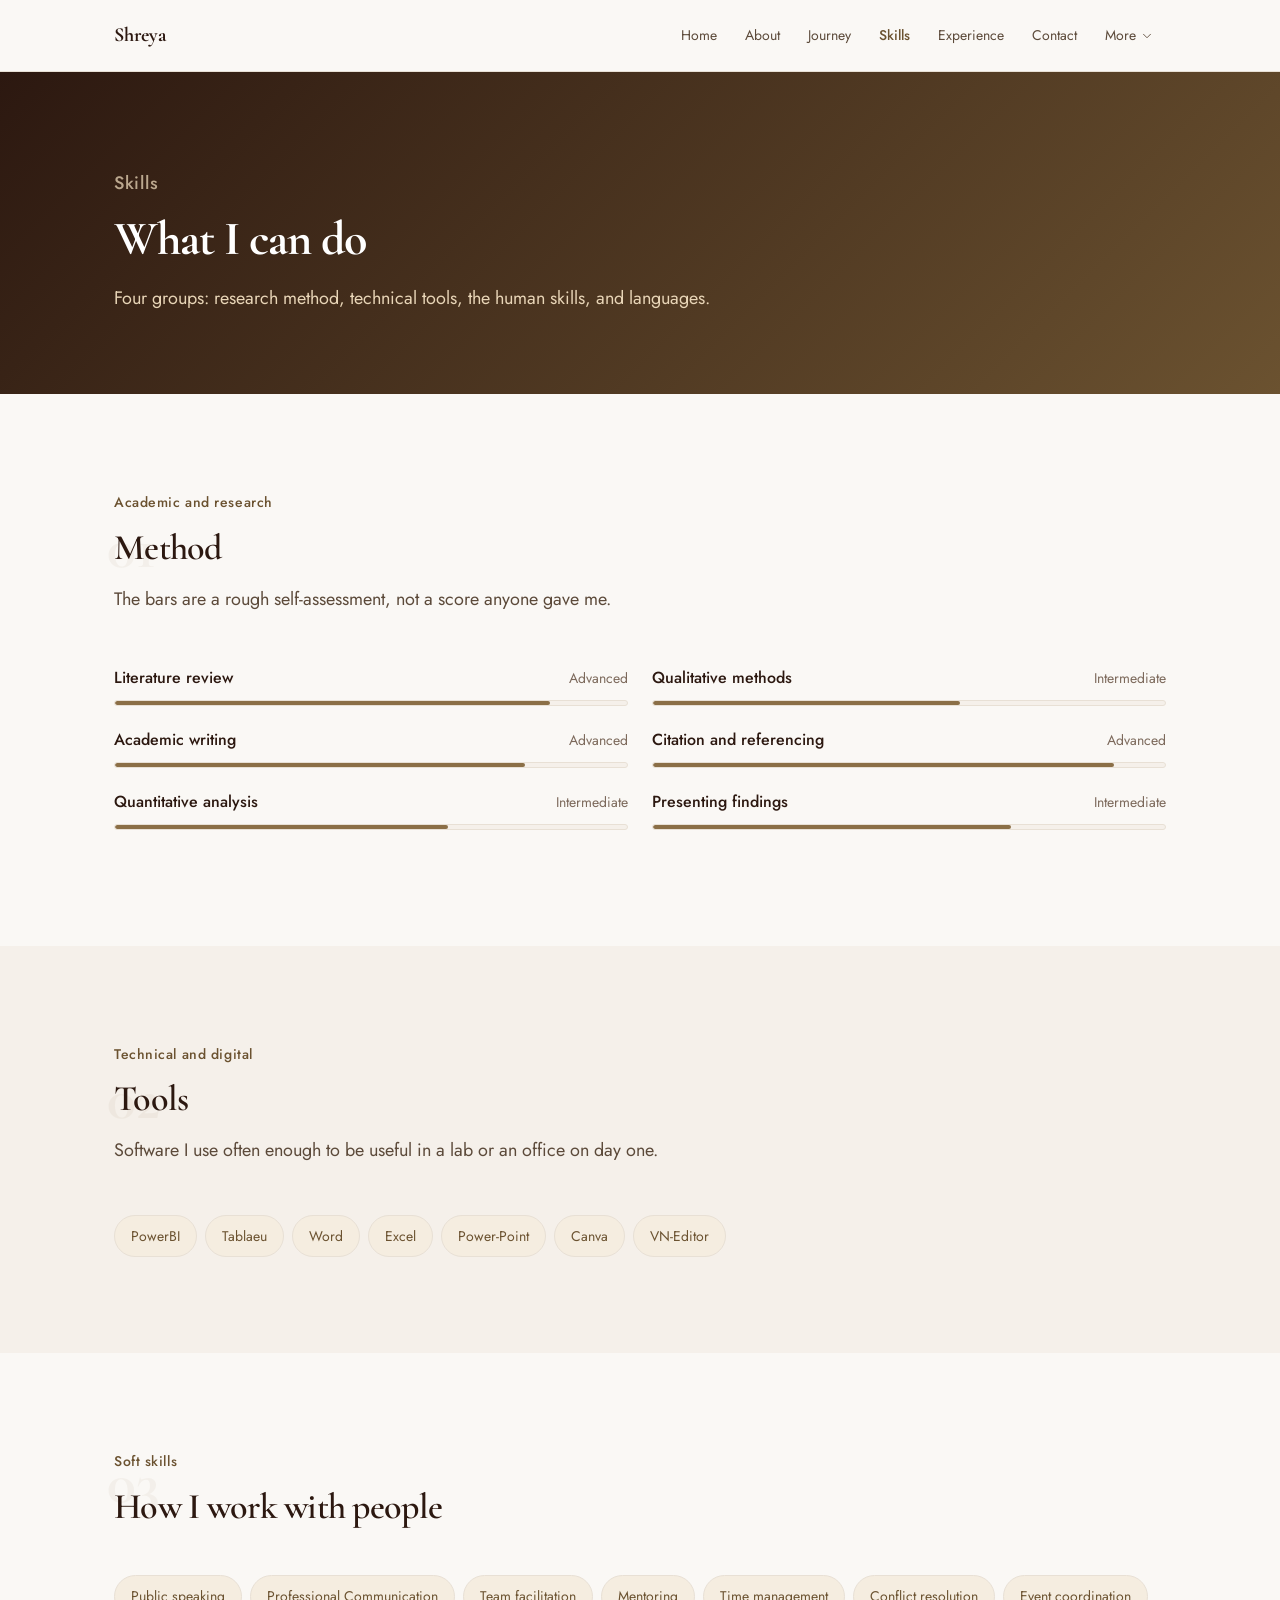
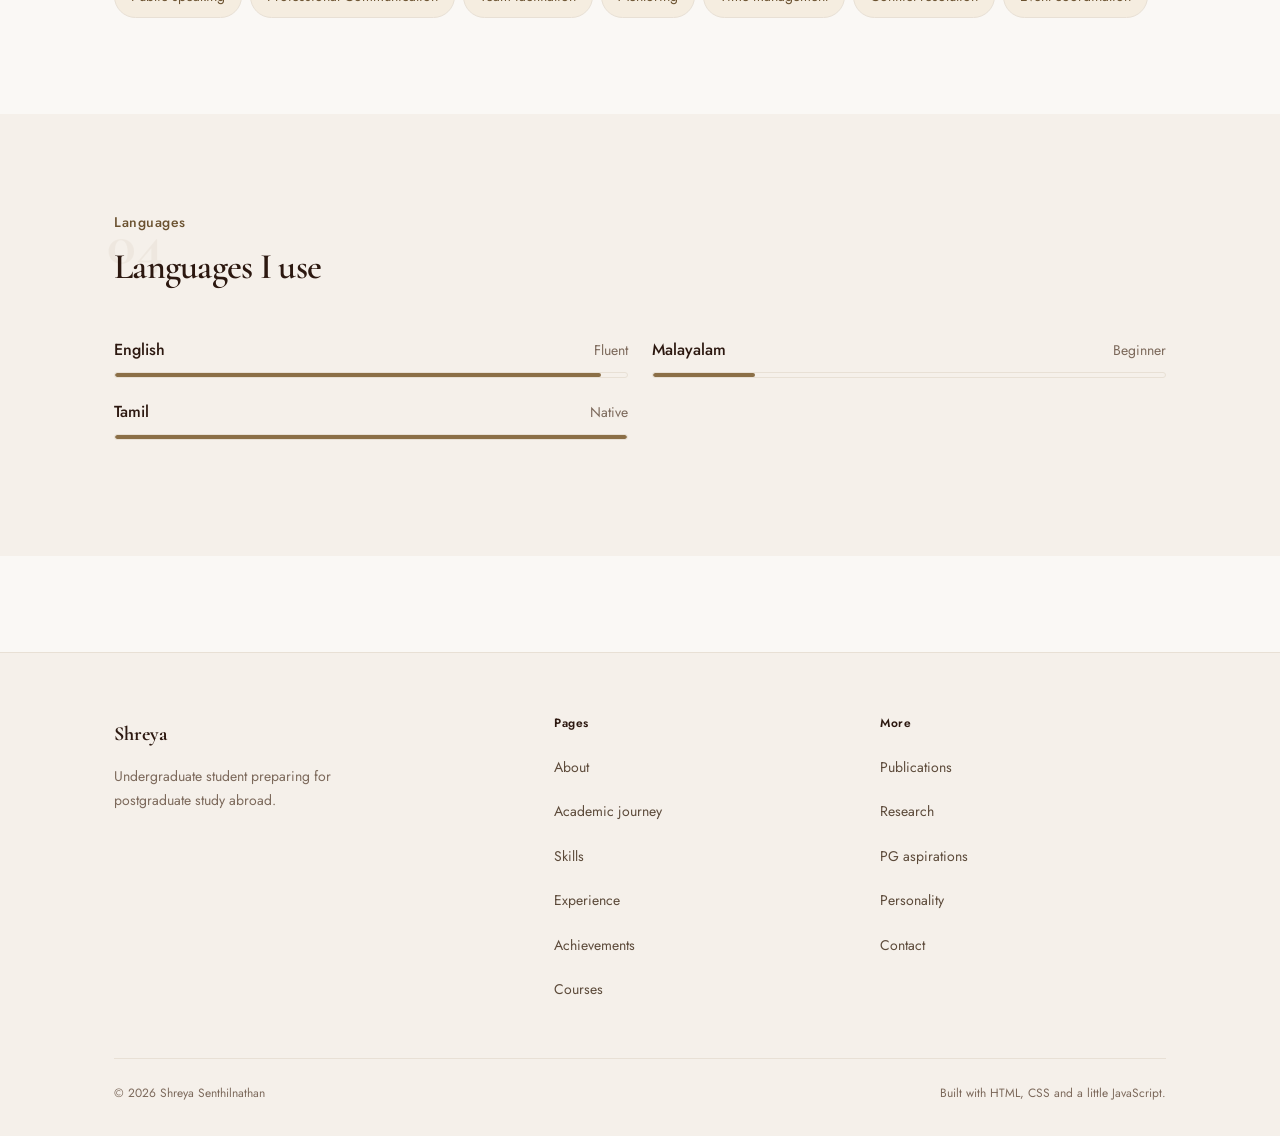
<file: skills.html>
<!DOCTYPE html>
<html lang="en">
<head>
  <meta charset="UTF-8">
  <meta name="viewport" content="width=device-width, initial-scale=1.0">
  <title>Skills — Shreya Senthilnathan</title>
  <meta name="description" content="Academic and research skills, technical tools, soft skills and languages.">
  <link rel="stylesheet" href="style.css">
</head>
<body>

<a class="skip-link" href="#main">Skip to main content</a>

<!-- ==========================================================================
     NAVBAR — identical on all 12 pages. If you change a link here,
     change it in the other 11 files too.
     ========================================================================== -->
<nav class="nav" aria-label="Main">
  <div class="container nav__inner">
    <a class="nav__brand" href="index.html">Shreya</a>

    <button class="nav__toggle" type="button" id="navToggle"
            aria-expanded="false" aria-controls="navLinks" aria-label="Open menu">
      <svg class="icon-menu" viewBox="0 0 24 24" fill="none" stroke="currentColor" stroke-width="1.5" stroke-linecap="round" aria-hidden="true"><path d="M3 6h18M3 12h18M3 18h18"/></svg>
      <svg class="icon-close" viewBox="0 0 24 24" fill="none" stroke="currentColor" stroke-width="1.5" stroke-linecap="round" aria-hidden="true"><path d="M18 6 6 18M6 6l12 12"/></svg>
    </button>

    <div class="nav__links" id="navLinks" data-open="false">
      <a class="nav__link" href="index.html">Home</a>
      <a class="nav__link" href="about.html">About</a>
      <a class="nav__link" href="academic-journey.html">Journey</a>
      <a class="nav__link" href="skills.html">Skills</a>
      <a class="nav__link" href="experience.html">Experience</a>
      <a class="nav__link" href="contact.html">Contact</a>

      <div class="nav__more">
        <button class="nav__more-btn" type="button" id="moreBtn"
                aria-expanded="false" aria-controls="moreMenu">
          More
          <svg viewBox="0 0 24 24" fill="none" stroke="currentColor" stroke-width="1.5" stroke-linecap="round" aria-hidden="true"><path d="m6 9 6 6 6-6"/></svg>
        </button>
        <div class="nav__dropdown" id="moreMenu" data-open="false">
          <a href="achievements.html">Achievements</a>
          <a href="courses.html">Courses</a>
          <a href="publications.html">Publications</a>
          <a href="research.html">Research</a>
          <a href="pg-aspirations.html">PG aspirations</a>
          <a href="personality.html">Personality</a>
        </div>
      </div>
    </div>
  </div>
</nav>

<main id="main">

  <!-- ======================================================================
       PAGE HEADER BANNER
       ====================================================================== -->
  <header class="page-header">
    <div class="container">
      <p class="eyebrow">Skills</p>
      <h1>What I can do</h1>
      <p>Four groups: research method, technical tools, the human skills, and languages.</p>
    </div>
  </header>

  <section class="section">
    <div class="container">
      <div class="section-head reveal" data-num="01">
        <p class="eyebrow">Academic and research</p>
        <h2>Method</h2>
        <p class="lede">The bars are a rough self-assessment, not a score anyone gave me.</p>
      </div>

      <div class="grid-2 reveal">
        <div>
          <!-- ADD YOUR CONTENT HERE — set the width with style="--w: 00%" -->
          <div class="meter">
            <div class="meter__head">
              <span class="meter__label">Literature review</span>
              <span class="meter__value">Advanced</span>
            </div>
            <div class="meter__track"><div class="meter__fill" style="--w: 85%"></div></div>
          </div>

          <div class="meter">
            <div class="meter__head">
              <span class="meter__label">Academic writing</span>
              <span class="meter__value">Advanced</span>
            </div>
            <div class="meter__track"><div class="meter__fill" style="--w: 80%"></div></div>
          </div>

          <div class="meter">
            <div class="meter__head">
              <span class="meter__label">Quantitative analysis</span>
              <span class="meter__value">Intermediate</span>
            </div>
            <div class="meter__track"><div class="meter__fill" style="--w: 65%"></div></div>
          </div>
        </div>

        <div>
          <div class="meter">
            <div class="meter__head">
              <span class="meter__label">Qualitative methods</span>
              <span class="meter__value">Intermediate</span>
            </div>
            <div class="meter__track"><div class="meter__fill" style="--w: 60%"></div></div>
          </div>

          <div class="meter">
            <div class="meter__head">
              <span class="meter__label">Citation and referencing</span>
              <span class="meter__value">Advanced</span>
            </div>
            <div class="meter__track"><div class="meter__fill" style="--w: 90%"></div></div>
          </div>

          <div class="meter">
            <div class="meter__head">
              <span class="meter__label">Presenting findings</span>
              <span class="meter__value">Intermediate</span>
            </div>
            <div class="meter__track"><div class="meter__fill" style="--w: 70%"></div></div>
          </div>
        </div>
      </div>
    </div>
  </section>

  <section class="section section--alt">
    <div class="container">
      <div class="section-head reveal" data-num="02">
        <p class="eyebrow">Technical and digital</p>
        <h2>Tools</h2>
        <p class="lede">Software I use often enough to be useful in a lab or an office on day one.</p>
      </div>

      <div class="tag-cloud reveal">
        <!-- ADD YOUR CONTENT HERE -->
        <span class="tag">PowerBI</span>
        <span class="tag">Tablaeu</span>
        <span class="tag">Word</span>
        <span class="tag">Excel</span>
        <span class="tag">Power-Point</span>
        <span class="tag">Canva</span>
        <span class="tag">VN-Editor</span>
      </div>
    </div>
  </section>

  <section class="section">
    <div class="container">
      <div class="section-head reveal" data-num="03">
        <p class="eyebrow">Soft skills</p>
        <h2>How I work with people</h2>
      </div>

      <div class="tag-cloud reveal">
        <!-- ADD YOUR CONTENT HERE -->
        <span class="tag">Public speaking</span>
        <span class="tag">Professional Communication</span>
        <span class="tag">Team facilitation</span>
        <span class="tag">Mentoring</span>
        <span class="tag">Time management</span>
        <span class="tag">Conflict resolution</span>
        <span class="tag">Event coordination</span>
      </div>
    </div>
  </section>

  <section class="section section--alt">
    <div class="container">
      <div class="section-head reveal" data-num="04">
        <p class="eyebrow">Languages</p>
        <h2>Languages I use</h2>
      </div>

      <div class="grid-2 reveal">
        <div>
          <!-- ADD YOUR CONTENT HERE -->
          <div class="meter">
            <div class="meter__head">
              <span class="meter__label">English</span>
              <span class="meter__value">Fluent</span>
            </div>
            <div class="meter__track"><div class="meter__fill" style="--w: 95%"></div></div>
          </div>

          <div class="meter">
            <div class="meter__head">
              <span class="meter__label">Tamil</span>
              <span class="meter__value">Native</span>
            </div>
            <div class="meter__track"><div class="meter__fill" style="--w: 100%"></div></div>
          </div>
        </div>

        <div>
          <div class="meter">
            <div class="meter__head">
              <span class="meter__label">Malayalam</span>
              <span class="meter__value">Beginner</span>
            </div>
            <div class="meter__track"><div class="meter__fill" style="--w: 20%"></div></div>
          </div>
        </div>
      </div>
    </div>
  </section>
</main>

<!-- ==========================================================================
     FOOTER — identical on all 12 pages.
     ========================================================================== -->
<footer class="footer">
  <div class="container">
    <div class="footer__grid">
      <div>
        <div class="footer__brand">Shreya</div>
        <p class="footer__tagline">Undergraduate student preparing for postgraduate study abroad.</p>
      </div>
      <div>
        <h2 class="footer__heading">Pages</h2>
        <ul class="footer__list">
          <li><a href="about.html">About</a></li>
          <li><a href="academic-journey.html">Academic journey</a></li>
          <li><a href="skills.html">Skills</a></li>
          <li><a href="experience.html">Experience</a></li>
          <li><a href="achievements.html">Achievements</a></li>
          <li><a href="courses.html">Courses</a></li>
        </ul>
      </div>
      <div>
        <h2 class="footer__heading">More</h2>
        <ul class="footer__list">
          <li><a href="publications.html">Publications</a></li>
          <li><a href="research.html">Research</a></li>
          <li><a href="pg-aspirations.html">PG aspirations</a></li>
          <li><a href="personality.html">Personality</a></li>
          <li><a href="contact.html">Contact</a></li>
        </ul>
      </div>
    </div>
    <div class="footer__bottom">
      <span>&copy; 2026 Shreya Senthilnathan</span>
      <span>Built with HTML, CSS and a little JavaScript.</span>
    </div>
  </div>
</footer>

<button class="to-top" type="button" id="toTop" data-visible="false" aria-label="Scroll back to top">
  <svg viewBox="0 0 24 24" fill="none" stroke="currentColor" stroke-width="1.5" stroke-linecap="round" stroke-linejoin="round" aria-hidden="true"><path d="M12 19V5"/><path d="m5 12 7-7 7 7"/></svg>
</button>

<script>
(function () {
  'use strict';

  var reduceMotion = window.matchMedia('(prefers-reduced-motion: reduce)').matches;

  /* ---- Mobile menu ---- */
  var navToggle = document.getElementById('navToggle');
  var navLinks = document.getElementById('navLinks');

  navToggle.addEventListener('click', function () {
    var open = navToggle.getAttribute('aria-expanded') === 'true';
    navToggle.setAttribute('aria-expanded', String(!open));
    navToggle.setAttribute('aria-label', open ? 'Open menu' : 'Close menu');
    navLinks.setAttribute('data-open', String(!open));
  });

  /* ---- "More" dropdown ---- */
  var moreBtn = document.getElementById('moreBtn');
  var moreMenu = document.getElementById('moreMenu');

  function closeMore() {
    moreBtn.setAttribute('aria-expanded', 'false');
    moreMenu.setAttribute('data-open', 'false');
  }

  moreBtn.addEventListener('click', function (e) {
    e.stopPropagation();
    var open = moreBtn.getAttribute('aria-expanded') === 'true';
    moreBtn.setAttribute('aria-expanded', String(!open));
    moreMenu.setAttribute('data-open', String(!open));
  });

  /* ---- Clicking anywhere else closes the dropdown ---- */
  document.addEventListener('click', function (e) {
    if (!moreMenu.contains(e.target) && !moreBtn.contains(e.target)) closeMore();
  });

  /* ---- Escape closes, and focus goes back to the control that opened it ---- */
  document.addEventListener('keydown', function (e) {
    if (e.key !== 'Escape') return;
    if (moreMenu.getAttribute('data-open') === 'true') {
      closeMore();
      moreBtn.focus();
    } else if (navLinks.getAttribute('data-open') === 'true') {
      navToggle.click();
      navToggle.focus();
    }
  });

  /* ---- Mark the current page in the nav ---- */
  var here = window.location.pathname.split('/').pop() || 'index.html';
  var links = document.querySelectorAll('.nav__links a');
  for (var i = 0; i < links.length; i++) {
    if (links[i].getAttribute('href') === here) {
      links[i].classList.add('is-active');
      if (moreMenu.contains(links[i])) moreBtn.classList.add('is-active');
    }
  }

  /* ---- Scroll to top ---- */
  var toTop = document.getElementById('toTop');
  window.addEventListener('scroll', function () {
    toTop.setAttribute('data-visible', String(window.scrollY > 500));
  }, { passive: true });

  toTop.addEventListener('click', function () {
    window.scrollTo({ top: 0, behavior: reduceMotion ? 'auto' : 'smooth' });
  });

  /* ---- Reveal sections as they scroll in ---- */
  var revealables = document.querySelectorAll('.reveal');
  if (reduceMotion || !('IntersectionObserver' in window)) {
    for (var r = 0; r < revealables.length; r++) revealables[r].classList.add('visible');
  } else {
    var io = new IntersectionObserver(function (entries) {
      entries.forEach(function (entry) {
        if (!entry.isIntersecting) return;
        entry.target.classList.add('visible');
        io.unobserve(entry.target);
      });
    }, { threshold: 0.1, rootMargin: '0px 0px -40px 0px' });
    for (var j = 0; j < revealables.length; j++) io.observe(revealables[j]);
  }

  /* ======================================================================
     PAGE-SPECIFIC: skills — fill the bars as they scroll into view
     ====================================================================== */

  var meters = document.querySelectorAll('.meter');

  if (reduceMotion || !('IntersectionObserver' in window)) {
    for (var m = 0; m < meters.length; m++) meters[m].classList.add('is-visible');
  } else {
    var meterObserver = new IntersectionObserver(function (entries) {
      entries.forEach(function (entry) {
        if (!entry.isIntersecting) return;
        entry.target.classList.add('is-visible');
        meterObserver.unobserve(entry.target);
      });
    }, { threshold: 0.4 });
    for (var n = 0; n < meters.length; n++) meterObserver.observe(meters[n]);
  }
})();
</script>

</body>
</html>
</file>
<file: style.css>
/* ==========================================================================
   Shreya Senthilnathan — portfolio stylesheet
   One file, shared by all 12 pages.

   HOW TO EDIT THIS FILE
   ---------------------
   Almost everything you'd want to change lives in the :root block below.
   Change a colour or a size there once and it updates across every page.
   Further down are the components (navbar, cards, timeline, and so on).
   Each section is labelled, so use your editor's search to jump around.
   ========================================================================== */

@import url('https://fonts.googleapis.com/css2?family=Cormorant+Garamond:wght@600;700&family=Jost:wght@300;400;500;600&display=swap');

/* ==========================================================================
   1. DESIGN TOKENS
   ========================================================================== */

:root {
  /* --- Colour -------------------------------------------------------- */
  --bg:           #FAF8F5;   /* warm off-white — page background        */
  --surface:      #FFFFFF;   /* pure white — cards and panels           */
  --surface-alt:  #F5F0EA;   /* warm cream — alternate section bg        */
  --border:       #E8E0D5;   /* warm sand border — cards, dividers      */
  --border-input: #9C8463;   /* stronger tan — form controls only (3:1) */
  --text-primary: #2C1810;   /* deep warm brown — headings              */
  --text-body:    #5C4A3A;   /* mid warm brown — body text              */
  --text-muted:   #7C695B;   /* muted taupe — labels, metadata (AA 4.6+) */
  --accent:       #8B6F47;   /* rich caramel — primary accent           */
  --accent-dark:  #6B5230;   /* dark coffee — hover states              */
  --accent-light: #E8D5B7;   /* pale wheat — light accent backgrounds   */
  --accent-pale:  #F5EDE0;   /* barely-there cream — hover fills        */
  --white:        #FFFFFF;

  /* --- Spacing scale (rem) ------------------------------------------- */
  --space-1:  0.25rem;
  --space-2:  0.5rem;
  --space-3:  0.75rem;
  --space-4:  1rem;
  --space-5:  1.25rem;
  --space-6:  1.5rem;
  --space-8:  2rem;
  --space-10: 2.5rem;
  --space-12: 3rem;
  --space-16: 4rem;
  --space-20: 5rem;
  --space-24: 6rem;

  /* --- Type scale ----------------------------------------------------- */
  --text-xs:   0.75rem;    /* 12px — meta only: dates, captions, legal  */
  --text-sm:   0.875rem;   /* 14px — secondary copy                     */
  --text-base: 1rem;       /* 16px — body                               */
  --text-lg:   1.125rem;   /* 18px                                      */
  --text-xl:   1.25rem;    /* 20px                                      */
  --text-2xl:  1.5rem;     /* 24px                                      */
  --text-3xl:  1.875rem;   /* 30px                                      */
  --text-4xl:  2.25rem;    /* 36px                                      */
  --text-5xl:  3rem;       /* 48px                                      */
  --text-6xl:  3.75rem;    /* 60px                                      */

  /* --- Typefaces ------------------------------------------------------ */
  --font-display: 'Cormorant Garamond', Georgia, 'Times New Roman', serif;
  --font-body:    'Jost', -apple-system, BlinkMacSystemFont, 'Segoe UI', sans-serif;

  /* --- Line heights --------------------------------------------------- */
  --leading-tight: 1.15;
  --leading-snug:  1.3;
  --leading-body:  1.75;

  /* --- Radii ---------------------------------------------------------- */
  --radius-sm:   4px;
  --radius-md:   6px;   /* buttons                                       */
  --radius-lg:   8px;   /* cards                                         */
  --radius-xl:   12px;  /* photos, large panels                          */
  --radius-full: 999px; /* interactive pills only — never static text    */

  /* --- Shadows (soft and warm; alpha stays low) ----------------------- */
  --shadow-card:  0 2px 12px rgba(139, 111, 71, 0.08);
  --shadow-hover: 0 8px 24px rgba(139, 111, 71, 0.14);
  --shadow-nav:   0 1px 0 var(--border);

  /* --- Motion --------------------------------------------------------- */
  --motion-100: 100ms;
  --motion-150: 150ms;
  --motion-200: 200ms;
  --ease-out: cubic-bezier(0.16, 1, 0.3, 1);
  --ease-in:  cubic-bezier(0.7, 0, 0.84, 0);
  --transition: 0.2s ease;

  /* --- Layout --------------------------------------------------------- */
  --container:  1100px;
  --gutter:     1.5rem;
  --nav-height: 72px;
  --hit:        44px;   /* WCAG AA minimum tap target                    */
}

/* ==========================================================================
   2. RESET AND BASE
   ========================================================================== */

*,
*::before,
*::after {
  box-sizing: border-box;
  margin: 0;
  padding: 0;
}

html {
  scroll-behavior: smooth;
  scroll-padding-top: calc(var(--nav-height) + var(--space-4));
  -webkit-text-size-adjust: 100%;
}

body {
  width: 100%;
  background: var(--bg);
  color: var(--text-body);
  font-family: var(--font-body);
  font-size: var(--text-base);
  font-weight: 400;
  line-height: var(--leading-body);
  -webkit-font-smoothing: antialiased;
  overflow-x: hidden;
}

img {
  display: block;
  max-width: 100%;
  height: auto;
}

svg {
  flex-shrink: 0;
}

a {
  color: var(--accent-dark);
  text-decoration: none;
  transition: color var(--transition);
}

a:hover {
  color: var(--text-primary);
}

ul,
ol {
  list-style: none;
}

button,
input,
select,
textarea {
  font: inherit;
  color: inherit;
}

button {
  background: none;
  border: none;
  cursor: pointer;
}

h1, h2, h3, h4 {
  font-family: var(--font-display);
  font-weight: 600;
  line-height: var(--leading-tight);
  letter-spacing: -0.02em;
  color: var(--text-primary);
}

h1 { font-size: var(--text-5xl); font-weight: 700; }
h2 { font-size: var(--text-4xl); }
h3 { font-size: var(--text-2xl); }
h4 { font-size: var(--text-xl); }

p { max-width: 68ch; }

strong { font-weight: 600; color: var(--text-primary); }

/* Blockquote — the thin accent rule is one of the site's signature marks */
blockquote {
  border-left: 2px solid var(--accent);
  padding-left: var(--space-6);
  font-family: var(--font-display);
  font-size: var(--text-xl);
  line-height: var(--leading-snug);
  color: var(--text-primary);
}

/* ==========================================================================
   3. ACCESSIBILITY HELPERS
   ========================================================================== */

.skip-link {
  position: absolute;
  top: var(--space-2);
  left: var(--space-2);
  z-index: 200;
  padding: var(--space-3) var(--space-5);
  background: var(--accent);
  color: var(--white);
  border-radius: var(--radius-md);
  font-size: var(--text-sm);
  font-weight: 500;
  transform: translateY(-150%);
  transition: transform var(--motion-150) var(--ease-out);
}

.skip-link:focus {
  transform: translateY(0);
  color: var(--white);
}

.visually-hidden {
  position: absolute;
  width: 1px;
  height: 1px;
  overflow: hidden;
  clip: rect(0 0 0 0);
  clip-path: inset(50%);
  white-space: nowrap;
}

/* One focus ring for the whole site. Never remove this without a replacement. */
:focus-visible {
  outline: 2px solid var(--accent);
  outline-offset: 2px;
  border-radius: var(--radius-sm);
}

/* ==========================================================================
   4. LAYOUT
   ========================================================================== */

.container {
  width: 100%;
  max-width: var(--container);
  margin-inline: auto;
  padding-inline: var(--gutter);
}

main {
  display: block;
  min-height: 50vh;
}

.section {
  padding-block: var(--space-24);
}

.section--tight { padding-block: var(--space-16); }
.section--alt   { background: var(--surface-alt); }

/* Section heading, with the large faint numeral sitting behind it.
   Add the numeral with data-num="01" on .section-head. */
.section-head {
  position: relative;
  margin-bottom: var(--space-12);
}

.section-head[data-num]::before {
  content: attr(data-num);
  position: absolute;
  top: 50%;
  left: -0.12em;
  transform: translateY(-58%);
  font-family: var(--font-display);
  font-size: var(--text-6xl);
  font-weight: 700;
  line-height: 1;
  color: var(--accent);
  opacity: 0.06;
  pointer-events: none;
  user-select: none;
}

.section-head > * { position: relative; }

.eyebrow {
  display: block;
  margin-bottom: var(--space-3);
  font-size: var(--text-sm);
  font-weight: 500;
  letter-spacing: 0.04em;
  color: var(--accent-dark);
}

.lede {
  margin-top: var(--space-4);
  font-size: var(--text-lg);
  color: var(--text-body);
}

.rule {
  width: 72px;
  height: 2px;
  border: 0;
  background: var(--accent);
  opacity: 0.55;
}

.rule--center { margin-inline: auto; }

/* --- Grid utilities --------------------------------------------------- */

.grid-2,
.grid-3,
.grid-4,
.grid-auto {
  display: grid;
  gap: var(--space-6);
}

.grid-2 { grid-template-columns: repeat(2, 1fr); }
.grid-3 { grid-template-columns: repeat(3, 1fr); }
.grid-auto { grid-template-columns: repeat(auto-fill, minmax(280px, 1fr)); }

/* Four across on a desktop container, three on a tablet, one on a phone —
   without needing its own breakpoint. */
.grid-4 { grid-template-columns: repeat(auto-fit, minmax(200px, 1fr)); }

/* --- Spacing utilities -------------------------------------------------
   Use these instead of writing style="margin-top: …" in the HTML.
   ---------------------------------------------------------------------- */

.mt-2  { margin-top: var(--space-2); }
.mt-4  { margin-top: var(--space-4); }
.mt-6  { margin-top: var(--space-6); }
.mt-8  { margin-top: var(--space-8); }
.mt-10 { margin-top: var(--space-10); }
.mt-12 { margin-top: var(--space-12); }

/* Two-column page body: content + sticky sidebar */
.split {
  display: grid;
  grid-template-columns: minmax(0, 1fr) 320px;
  gap: var(--space-12);
  align-items: start;
}

.split--sidebar-left { grid-template-columns: 320px minmax(0, 1fr); }

.sticky {
  position: sticky;
  top: calc(var(--nav-height) + var(--space-6));
}

/* ==========================================================================
   5. NAVBAR
   Identical markup on all 12 pages. The active link is set by JS from the
   current filename, so you never have to hand-edit a class.
   ========================================================================== */

.nav {
  position: fixed;
  inset: 0 0 auto 0;
  z-index: 100;
  height: var(--nav-height);
  background: var(--bg);                    /* opaque fallback */
  background: rgba(250, 248, 245, 0.92);
  border-bottom: 1px solid var(--border);
}

@supports (backdrop-filter: blur(12px)) {
  .nav { backdrop-filter: blur(12px); }
}

.nav__inner {
  display: flex;
  align-items: center;
  justify-content: space-between;
  gap: var(--space-6);
  height: 100%;
}

.nav__brand {
  font-family: var(--font-display);
  font-size: var(--text-xl);
  font-weight: 700;
  letter-spacing: -0.01em;
  color: var(--text-primary);
}

.nav__brand span { color: var(--accent); }
.nav__brand:hover { color: var(--accent-dark); }

.nav__links {
  display: flex;
  align-items: center;
  gap: var(--space-1);
}

.nav__link {
  display: inline-flex;
  align-items: center;
  height: var(--hit);
  padding-inline: var(--space-3);
  border-radius: var(--radius-md);
  font-size: var(--text-sm);
  font-weight: 400;
  color: var(--text-body);
  transition: background var(--transition), color var(--transition);
}

.nav__link:hover {
  background: var(--accent-pale);
  color: var(--accent-dark);
}

.nav__link.is-active {
  color: var(--accent-dark);
  font-weight: 500;
}

/* --- "More" dropdown --------------------------------------------------- */

.nav__more { position: relative; }

.nav__more-btn {
  display: inline-flex;
  align-items: center;
  gap: var(--space-1);
  height: var(--hit);
  padding-inline: var(--space-3);
  border-radius: var(--radius-md);
  font-size: var(--text-sm);
  color: var(--text-body);
  transition: background var(--transition), color var(--transition);
}

.nav__more-btn:hover {
  background: var(--accent-pale);
  color: var(--accent-dark);
}

.nav__more-btn[aria-expanded='true'] {
  background: var(--accent-pale);
  color: var(--accent-dark);
}

.nav__more-btn svg {
  width: 14px;
  height: 14px;
  transition: transform var(--motion-150) var(--ease-out);
}

.nav__more-btn[aria-expanded='true'] svg { transform: rotate(180deg); }

.nav__dropdown {
  position: absolute;
  top: calc(100% + var(--space-2));
  right: 0;
  min-width: 210px;
  padding: var(--space-2);
  background: var(--surface);
  border: 1px solid var(--border);
  border-radius: var(--radius-lg);
  box-shadow: var(--shadow-hover);
  opacity: 0;
  transform: translateY(-4px);
  visibility: hidden;
  transition:
    opacity var(--motion-150) var(--ease-in),
    transform var(--motion-150) var(--ease-in),
    visibility var(--motion-150);
}

.nav__dropdown[data-open='true'] {
  opacity: 1;
  transform: translateY(0);
  visibility: visible;
  transition-timing-function: var(--ease-out);
  transition-duration: var(--motion-200);
}

.nav__dropdown a {
  display: block;
  padding: var(--space-3) var(--space-4);
  border-radius: var(--radius-md);
  font-size: var(--text-sm);
  color: var(--text-body);
}

.nav__dropdown a:hover {
  background: var(--accent-pale);
  color: var(--accent-dark);
}

.nav__dropdown a.is-active { color: var(--accent-dark); font-weight: 500; }

/* --- Hamburger (narrow only) ------------------------------------------ */

.nav__toggle {
  display: none;
  align-items: center;
  justify-content: center;
  width: var(--hit);
  height: var(--hit);
  border-radius: var(--radius-md);
  color: var(--text-primary);
}

.nav__toggle:hover { background: var(--accent-pale); }
.nav__toggle svg { width: 22px; height: 22px; }
.nav__toggle .icon-close { display: none; }
.nav__toggle[aria-expanded='true'] .icon-close { display: block; }
.nav__toggle[aria-expanded='true'] .icon-menu  { display: none; }

/* ==========================================================================
   6. PAGE HEADER BANNER  (every page except index.html)
   ========================================================================== */

.page-header {
  margin-top: var(--nav-height);
  padding-block: var(--space-20);
  background: linear-gradient(135deg, var(--text-primary) 0%, var(--accent-dark) 100%);
  color: var(--accent-light);
}

.page-header .eyebrow { color: var(--accent-light); opacity: 0.75; }

.page-header h1 {
  color: var(--white);
  font-size: var(--text-5xl);
}

.page-header p {
  margin-top: var(--space-4);
  max-width: 60ch;
  font-size: var(--text-lg);
  color: var(--accent-light);
}

/* ==========================================================================
   7. BUTTONS
   Three styles: primary (filled), outline, ghost.
   ========================================================================== */

.btn {
  display: inline-flex;
  align-items: center;
  justify-content: center;
  gap: var(--space-2);
  min-height: var(--hit);
  padding: var(--space-3) var(--space-6);
  border: 1px solid transparent;
  border-radius: var(--radius-md);
  font-size: var(--text-sm);
  font-weight: 500;
  line-height: 1.4;
  text-align: center;
  cursor: pointer;
  transition:
    background var(--transition),
    border-color var(--transition),
    color var(--transition),
    transform var(--motion-150) var(--ease-out);
}

.btn svg { width: 16px; height: 16px; }

.btn--primary {
  background: var(--accent);
  color: var(--white);
}

.btn--primary:hover {
  background: var(--accent-dark);
  color: var(--white);
}

.btn--outline {
  background: transparent;
  border-color: var(--border);
  color: var(--text-primary);
}

.btn--outline:hover {
  background: var(--accent-pale);
  border-color: var(--accent-light);
  color: var(--accent-dark);
}

.btn--ghost {
  background: transparent;
  color: var(--accent-dark);
  padding-inline: var(--space-3);
}

.btn--ghost:hover {
  background: var(--accent-pale);
  color: var(--accent-dark);
}

.btn--block { width: 100%; }

.btn-row {
  display: flex;
  flex-wrap: wrap;
  gap: var(--space-3);
}

/* --- Icon-only buttons -------------------------------------------------
   Square, 44px, always carry an aria-label and a real tooltip (.tip).
   ---------------------------------------------------------------------- */

.icon-btn {
  position: relative;
  display: inline-flex;
  align-items: center;
  justify-content: center;
  width: var(--hit);
  height: var(--hit);
  padding: 0;
  border: 1px solid var(--border);
  border-radius: var(--radius-md);
  background: var(--surface);
  color: var(--text-body);
  transition: background var(--transition), border-color var(--transition), color var(--transition);
}

.icon-btn:hover {
  background: var(--accent-pale);
  border-color: var(--accent-light);
  color: var(--accent-dark);
}

.icon-btn svg { width: 18px; height: 18px; }

.tip-wrap { position: relative; display: inline-flex; }

.tip {
  position: absolute;
  bottom: calc(100% + var(--space-2));
  left: 50%;
  z-index: 50;
  padding: var(--space-2) var(--space-3);
  background: var(--text-primary);
  color: var(--white);
  border-radius: var(--radius-sm);
  font-size: var(--text-xs);
  line-height: 1.4;
  white-space: nowrap;
  opacity: 0;
  visibility: hidden;
  transform: translate(-50%, 4px);
  transition:
    opacity var(--motion-150) var(--ease-out),
    transform var(--motion-150) var(--ease-out),
    visibility var(--motion-150);
}

.tip-wrap:hover .tip,
.tip-wrap:focus-within .tip {
  opacity: 1;
  visibility: visible;
  transform: translate(-50%, 0);
}

/* ==========================================================================
   8. CARDS
   ========================================================================== */

.card {
  padding: var(--space-6);
  background: var(--surface);
  border: 1px solid var(--border);
  border-radius: var(--radius-lg);
  box-shadow: var(--shadow-card);
  transition:
    transform var(--motion-200) var(--ease-out),
    box-shadow var(--motion-200) var(--ease-out),
    border-color var(--transition);
}

.card:hover {
  transform: translateY(-2px);
  box-shadow: var(--shadow-hover);
  border-color: var(--accent-light);
}

.card--flat { box-shadow: none; }
.card--flat:hover { transform: none; box-shadow: var(--shadow-card); }

.card__icon {
  display: inline-flex;
  align-items: center;
  justify-content: center;
  width: 40px;
  height: 40px;
  margin-bottom: var(--space-4);
  background: var(--accent-pale);
  border-radius: var(--radius-lg);
  color: var(--accent);
}

.card__icon svg { width: 20px; height: 20px; }

.card__title {
  font-family: var(--font-display);
  font-size: var(--text-xl);
  font-weight: 600;
  color: var(--text-primary);
  line-height: var(--leading-snug);
}

.card__meta {
  margin-top: var(--space-1);
  font-size: var(--text-sm);
  color: var(--text-muted);
}

.card__body {
  margin-top: var(--space-3);
  font-size: var(--text-sm);
  line-height: 1.7;
}

/* A thin accent line that draws in along the top edge on hover */
.card--topline { position: relative; overflow: hidden; }

.card--topline::before {
  content: '';
  position: absolute;
  inset: 0 0 auto 0;
  height: 2px;
  background: var(--accent);
  transform: scaleX(0);
  transform-origin: left;
  transition: transform var(--motion-200) var(--ease-out);
}

.card--topline:hover::before,
.card--topline:focus-within::before { transform: scaleX(1); }

/* Quick-link card (home page grid) */
.quicklink {
  display: flex;
  flex-direction: column;
  gap: var(--space-3);
  padding: var(--space-5);
  background: var(--surface);
  border: 1px solid var(--border);
  border-radius: var(--radius-lg);
  box-shadow: var(--shadow-card);
  color: var(--text-body);
  transition:
    transform var(--motion-200) var(--ease-out),
    box-shadow var(--motion-200) var(--ease-out),
    border-color var(--transition);
}

.quicklink:hover {
  transform: translateY(-2px);
  box-shadow: var(--shadow-hover);
  border-color: var(--accent-light);
  color: var(--text-body);
}

.quicklink__name {
  font-family: var(--font-display);
  font-size: var(--text-lg);
  font-weight: 600;
  color: var(--text-primary);
}

.quicklink__desc {
  font-size: var(--text-sm);
  line-height: 1.6;
  color: var(--text-muted);
}

/* ==========================================================================
   9. TAGS AND BADGES
   Pills are for interactive filters and short labels only — never wrapped
   around plain metadata like a date or an author name.
   ========================================================================== */

.tag-cloud {
  display: flex;
  flex-wrap: wrap;
  gap: var(--space-2);
}

.tag {
  display: inline-flex;
  align-items: center;
  padding: var(--space-2) var(--space-4);
  background: var(--accent-pale);
  border: 1px solid var(--border);
  border-radius: var(--radius-full);
  font-size: var(--text-sm);
  color: var(--accent-dark);
}

.badge {
  display: inline-flex;
  align-items: center;
  gap: var(--space-2);
  padding: var(--space-1) var(--space-3);
  background: var(--accent-light);
  border-radius: var(--radius-sm);
  font-size: var(--text-xs);
  font-weight: 500;
  color: var(--accent-dark);
}

.badge--quiet {
  background: var(--surface-alt);
  color: var(--text-muted);
}

/* Filter pills — interactive, so they get the full hit target */
.filters {
  display: flex;
  flex-wrap: wrap;
  gap: var(--space-2);
  margin-bottom: var(--space-8);
}

.filter {
  min-height: var(--hit);
  padding: var(--space-2) var(--space-5);
  background: var(--surface);
  border: 1px solid var(--border);
  border-radius: var(--radius-full);
  font-size: var(--text-sm);
  color: var(--text-body);
  transition: background var(--transition), border-color var(--transition), color var(--transition);
}

.filter:hover {
  background: var(--accent-pale);
  border-color: var(--accent-light);
  color: var(--accent-dark);
}

.filter[aria-pressed='true'] {
  background: var(--accent);
  border-color: var(--accent);
  color: var(--white);
}

.result-count {
  margin-bottom: var(--space-6);
  font-size: var(--text-sm);
  color: var(--text-muted);
}

/* ==========================================================================
   10. TIMELINE
   ========================================================================== */

.timeline {
  display: flex;
  flex-direction: column;
  gap: var(--space-10);
}

.timeline__item {
  position: relative;
  padding-left: var(--space-8);
  border-left: 2px solid var(--accent);
}

.timeline__item::before {
  content: '';
  position: absolute;
  top: 6px;
  left: -7px;
  width: 12px;
  height: 12px;
  background: var(--bg);
  border: 2px solid var(--accent);
  border-radius: 50%;
}

.timeline__level {
  display: block;
  margin-bottom: var(--space-2);
  font-size: var(--text-sm);
  font-weight: 500;
  color: var(--accent-dark);
}

.timeline__title {
  font-family: var(--font-display);
  font-size: var(--text-2xl);
  font-weight: 600;
  color: var(--text-primary);
  line-height: var(--leading-snug);
}

.timeline__org {
  margin-top: var(--space-1);
  color: var(--text-body);
}

.timeline__dates {
  margin-top: var(--space-2);
  font-size: var(--text-xs);
  color: var(--text-muted);
}

.timeline__details {
  margin-top: var(--space-4);
  display: flex;
  flex-direction: column;
  gap: var(--space-2);
}

.timeline__details li {
  position: relative;
  padding-left: var(--space-5);
  font-size: var(--text-sm);
  line-height: 1.7;
}

.timeline__details li::before {
  content: '';
  position: absolute;
  top: 0.7em;
  left: 0;
  width: 6px;
  height: 1px;
  background: var(--accent);
}

/* Three-state timeline used on pg-aspirations.html */
.timeline__item[data-state='done']::before    { background: var(--accent); }
.timeline__item[data-state='active']::before  { background: var(--accent-light); }
.timeline__item[data-state='planned']::before { background: var(--bg); border-color: var(--border); }
.timeline__item[data-state='planned']         { border-left-color: var(--border); }

/* ==========================================================================
   11. PROGRESS BARS  (skills.html, personality.html)
   Set the width inline with style="--w: 80%" — that's the one place inline
   styles are allowed, because the value is data, not design.
   ========================================================================== */

.meter { margin-bottom: var(--space-5); }

.meter__head {
  display: flex;
  justify-content: space-between;
  align-items: baseline;
  gap: var(--space-4);
  margin-bottom: var(--space-2);
}

.meter__label {
  font-size: var(--text-base);
  font-weight: 500;
  color: var(--text-primary);
}

.meter__value {
  font-size: var(--text-sm);
  color: var(--text-muted);
  font-variant-numeric: tabular-nums;
}

.meter__track {
  height: 6px;
  background: var(--surface-alt);
  border: 1px solid var(--border);
  border-radius: var(--radius-full);
  overflow: hidden;
}

.meter__fill {
  height: 100%;
  width: var(--w, 0%);
  background: var(--accent);
  border-radius: var(--radius-full);
  transform: scaleX(0);
  transform-origin: left;
  transition: transform 600ms var(--ease-out);
}

.meter.is-visible .meter__fill { transform: scaleX(1); }

.meter__note {
  margin-top: var(--space-2);
  font-size: var(--text-sm);
  color: var(--text-muted);
}

/* ==========================================================================
   12. TABS  (experience.html)
   ========================================================================== */

.tabs {
  display: flex;
  flex-direction: column;
  gap: var(--space-1);
}

.tab {
  min-height: var(--hit);
  padding: var(--space-3) var(--space-4);
  border-left: 2px solid var(--border);
  border-radius: 0 var(--radius-md) var(--radius-md) 0;
  text-align: left;
  font-size: var(--text-sm);
  color: var(--text-body);
  transition: background var(--transition), border-color var(--transition), color var(--transition);
}

.tab:hover {
  background: var(--accent-pale);
  color: var(--accent-dark);
}

.tab[aria-selected='true'] {
  background: var(--accent-pale);
  border-left-color: var(--accent);
  color: var(--accent-dark);
  font-weight: 500;
}

.tabpanel[hidden] { display: none; }

/* ==========================================================================
   13. FORMS  (contact.html)
   Every input gets a visible label. Placeholders show format only.
   ========================================================================== */

.field { margin-bottom: var(--space-5); }

.field > label {
  display: block;
  margin-bottom: var(--space-2);
  font-size: var(--text-sm);
  font-weight: 500;
  color: var(--text-primary);
}

.field input,
.field textarea,
.field select {
  width: 100%;
  padding: var(--space-3) var(--space-4);
  background: var(--surface);
  border: 1px solid var(--border-input);
  border-radius: var(--radius-md);
  font-size: var(--text-base);
  color: var(--text-primary);
  transition: border-color var(--transition), box-shadow var(--transition);
}

.field input::placeholder,
.field textarea::placeholder { color: var(--text-muted); }

.field input:hover,
.field textarea:hover,
.field select:hover { border-color: var(--accent); }

.field textarea { min-height: 150px; resize: vertical; }

.field input[aria-invalid='true'],
.field textarea[aria-invalid='true'] { border-color: #A6442E; }

.field__hint {
  margin-top: var(--space-2);
  font-size: var(--text-xs);
  color: var(--text-muted);
}

.field__error {
  margin-top: var(--space-2);
  font-size: var(--text-xs);
  color: #A6442E;
}

.field__error[hidden] { display: none; }

.form-note {
  margin-top: var(--space-4);
  font-size: var(--text-xs);
  color: var(--text-muted);
}

.form-status {
  margin-top: var(--space-4);
  padding: var(--space-3) var(--space-4);
  background: var(--accent-pale);
  border-left: 2px solid var(--accent);
  border-radius: var(--radius-sm);
  font-size: var(--text-sm);
  color: var(--accent-dark);
}

.form-status[hidden] { display: none; }

/* Button busy state — used while a form submit is in flight */
.btn[aria-busy='true'] { opacity: 0.75; }

/* ==========================================================================
   14. EMPTY STATE  (publications.html and any page with no entries yet)
   ========================================================================== */

.empty {
  padding: var(--space-16) var(--space-8);
  border: 1px dashed var(--border);
  border-radius: var(--radius-lg);
  text-align: center;
}

.empty__icon {
  display: inline-flex;
  margin-bottom: var(--space-4);
  color: var(--accent);
  opacity: 0.6;
}

.empty__icon svg { width: 24px; height: 24px; }

.empty h3 { font-size: var(--text-2xl); }

.empty p {
  margin: var(--space-3) auto var(--space-6);
  max-width: 48ch;
  font-size: var(--text-sm);
  color: var(--text-muted);
}

/* ==========================================================================
   15. SMALL COMPONENTS
   ========================================================================== */

/* --- Stat counters ---------------------------------------------------- */

.stat {
  padding: var(--space-5);
  background: var(--surface);
  border: 1px solid var(--border);
  border-radius: var(--radius-lg);
  text-align: center;
}

.stat__num {
  font-family: var(--font-display);
  font-size: var(--text-4xl);
  font-weight: 700;
  line-height: 1;
  color: var(--accent);
  font-variant-numeric: tabular-nums;
}

.stat__label {
  margin-top: var(--space-2);
  font-size: var(--text-xs);
  color: var(--text-muted);
}

/* --- Photo placeholder ------------------------------------------------- */

.photo {
  position: relative;
  aspect-ratio: 4 / 5;
  background: var(--surface-alt);
  border: 1px solid var(--border);
  border-radius: var(--radius-xl);
  overflow: hidden;
}

.photo img { width: 100%; height: 100%; object-fit: cover; }

.photo__hint {
  position: absolute;
  inset: 0;
  display: flex;
  align-items: center;
  justify-content: center;
  padding: var(--space-4);
  text-align: center;
  font-size: var(--text-xs);
  color: var(--text-muted);
}

.photo--round { aspect-ratio: 1; border-radius: 50%; }

/* --- Profile sidebar card ---------------------------------------------- */

.profile-card {
  padding: var(--space-6);
  background: var(--surface);
  border: 1px solid var(--border);
  border-radius: var(--radius-lg);
  box-shadow: var(--shadow-card);
  text-align: center;
}

.profile-card .photo { margin-bottom: var(--space-5); }

.profile-card__name {
  font-family: var(--font-display);
  font-size: var(--text-2xl);
  font-weight: 600;
  color: var(--text-primary);
}

.profile-card__roles {
  display: flex;
  flex-wrap: wrap;
  justify-content: center;
  gap: var(--space-2);
  margin-top: var(--space-3);
}

.profile-card__social {
  display: flex;
  justify-content: center;
  gap: var(--space-2);
  margin-block: var(--space-5);
}

/* --- Social icon row (hero) -------------------------------------------- */

.social-row {
  display: flex;
  gap: var(--space-2);
}

/* --- Story blocks ------------------------------------------------------ */

.story + .story { margin-top: var(--space-10); }

.story h3 { margin-bottom: var(--space-3); }

.story p + p { margin-top: var(--space-4); }

/* --- Numbered question list (research.html) ----------------------------- */

.questions {
  display: flex;
  flex-direction: column;
  gap: var(--space-6);
  counter-reset: q;
}

.questions li {
  counter-increment: q;
  position: relative;
  padding-left: var(--space-10);
  border-left: 2px solid var(--accent);
  padding-block: var(--space-1);
}

.questions li::before {
  content: counter(q, decimal-leading-zero);
  position: absolute;
  left: var(--space-4);
  top: var(--space-1);
  font-family: var(--font-display);
  font-size: var(--text-lg);
  font-weight: 600;
  color: var(--accent-dark);
  opacity: 0.75;
}

/* --- Checklist (pg-aspirations.html) ------------------------------------ */

.checklist {
  display: flex;
  flex-direction: column;
  gap: var(--space-3);
}

.checklist li {
  display: flex;
  align-items: center;
  gap: var(--space-3);
  padding: var(--space-3) 0;
  border-bottom: 1px solid var(--border);
  font-size: var(--text-sm);
}

.checklist li:last-child { border-bottom: 0; }

.checklist__mark {
  display: inline-flex;
  align-items: center;
  justify-content: center;
  width: 20px;
  height: 20px;
  border: 1px solid var(--border);
  border-radius: 50%;
  font-size: var(--text-xs);
  color: var(--text-muted);
}

.checklist li[data-state='done'] .checklist__mark {
  background: var(--accent);
  border-color: var(--accent);
  color: var(--white);
}

.checklist li[data-state='active'] .checklist__mark {
  background: var(--accent-light);
  border-color: var(--accent-light);
  color: var(--accent-dark);
}

.checklist__status { margin-left: auto; font-size: var(--text-xs); color: var(--text-muted); }

/* --- Colour-coded dot --------------------------------------------------
   Used to tell platforms, statuses and traits apart. Every shade stays
   inside the warm palette, so the page never turns into a rainbow.
   ---------------------------------------------------------------------- */

.dot {
  display: inline-block;
  width: 8px;
  height: 8px;
  margin-right: var(--space-2);
  background: var(--accent);
  border-radius: 50%;
  vertical-align: 0.05em;
}

.dot[data-shade='dark']  { background: var(--accent-dark); }
.dot[data-shade='light'] { background: var(--accent-light); }
.dot[data-shade='muted'] { background: var(--text-muted); }
.dot[data-shade='pale']  { background: var(--border); }

/* --- Publication list --------------------------------------------------- */

.pub-list {
  display: flex;
  flex-direction: column;
}

.pub-list:empty { display: none; }

.pub {
  padding-block: var(--space-8);
  border-bottom: 1px solid var(--border);
}

.pub:first-child { padding-top: 0; }
.pub:last-child { border-bottom: 0; }

.pub__venue {
  margin-top: var(--space-1);
  font-style: italic;
  font-size: var(--text-sm);
  color: var(--text-muted);
}

/* --- Figures ------------------------------------------------------------ */

figure { margin: 0; }

figcaption {
  margin-top: var(--space-3);
  text-align: center;
}

/* --- Pull quote with large quotation mark ------------------------------- */

.pullquote {
  position: relative;
  padding: var(--space-8) var(--space-8) var(--space-8) var(--space-12);
  background: var(--surface);
  border: 1px solid var(--border);
  border-left: 2px solid var(--accent);
  border-radius: 0 var(--radius-lg) var(--radius-lg) 0;
}

.pullquote::before {
  content: '\201C';
  position: absolute;
  top: var(--space-2);
  left: var(--space-4);
  font-family: var(--font-display);
  font-size: var(--text-6xl);
  font-weight: 700;
  line-height: 1;
  color: var(--accent);
  opacity: 0.18;
}

.pullquote p {
  font-family: var(--font-display);
  font-size: var(--text-xl);
  line-height: var(--leading-snug);
  color: var(--text-primary);
}

/* --- Availability dot (contact.html) ------------------------------------ */

.availability {
  display: inline-flex;
  align-items: center;
  gap: var(--space-3);
  padding: var(--space-2) var(--space-4);
  background: var(--accent-pale);
  border: 1px solid var(--accent-light);
  border-radius: var(--radius-full);
  font-size: var(--text-sm);
  color: var(--accent-dark);
}

.availability__dot {
  width: 8px;
  height: 8px;
  background: var(--accent);
  border-radius: 50%;
  animation: pulse 2s var(--ease-out) infinite;
}

@keyframes pulse {
  0%, 100% { opacity: 1; }
  50%      { opacity: 0.35; }
}

/* --- Contact link cards -------------------------------------------------- */

.contact-link {
  display: flex;
  align-items: center;
  gap: var(--space-4);
  padding: var(--space-4) var(--space-5);
  background: var(--surface);
  border: 1px solid var(--border);
  border-radius: var(--radius-lg);
  color: var(--text-body);
  transition: background var(--transition), border-color var(--transition), transform var(--motion-200) var(--ease-out);
}

.contact-link:hover {
  background: var(--accent-pale);
  border-color: var(--accent-light);
  color: var(--text-body);
  transform: translateY(-2px);
}

.contact-link svg { width: 20px; height: 20px; color: var(--accent); }

.contact-link__label { font-size: var(--text-xs); color: var(--text-muted); }
.contact-link__value { font-weight: 500; color: var(--text-primary); }

/* --- Hexagon radar (personality.html) ------------------------------------ */

.radar { width: 100%; max-width: 360px; margin-inline: auto; }
.radar .grid-line { fill: none; stroke: var(--border); stroke-width: 1; }
.radar .axis { stroke: var(--border); stroke-width: 1; }
.radar .shape { fill: var(--accent); fill-opacity: 0.18; stroke: var(--accent); stroke-width: 2; }
.radar .label { font-family: var(--font-body); font-size: 12px; fill: var(--text-muted); }

/* ==========================================================================
   16. HERO  (index.html)
   ========================================================================== */

.hero {
  display: flex;
  align-items: center;
  min-height: 100vh;
  padding-block: calc(var(--nav-height) + var(--space-16)) var(--space-16);
  background: linear-gradient(170deg, var(--bg) 0%, var(--surface-alt) 100%);
}

.hero__name {
  font-size: var(--text-6xl);
  font-weight: 700;
  line-height: 1.05;
}

.hero__roles {
  margin-top: var(--space-4);
  font-size: var(--text-2xl);
  font-family: var(--font-display);
  color: var(--accent);
  min-height: 1.4em;
}

.caret {
  display: inline-block;
  width: 2px;
  height: 1em;
  margin-left: 2px;
  background: var(--accent);
  vertical-align: -0.12em;
  animation: blink 1s steps(2, start) infinite;
}

@keyframes blink { 50% { opacity: 0; } }

.hero__bio {
  margin-top: var(--space-6);
  max-width: 56ch;
  font-size: var(--text-lg);
}

.hero__actions { margin-top: var(--space-8); }

.hero .rule { margin-block: var(--space-10) var(--space-6); }

/* ==========================================================================
   17. SCROLL TO TOP
   ========================================================================== */

.to-top {
  position: fixed;
  right: var(--space-6);
  bottom: var(--space-6);
  z-index: 90;
  display: inline-flex;
  align-items: center;
  justify-content: center;
  width: var(--hit);
  height: var(--hit);
  background: var(--accent);
  border-radius: var(--radius-md);
  color: var(--white);
  box-shadow: var(--shadow-hover);
  opacity: 0;
  visibility: hidden;
  transform: translateY(8px);
  transition:
    opacity var(--motion-200) var(--ease-out),
    transform var(--motion-200) var(--ease-out),
    visibility var(--motion-200),
    background var(--transition);
}

.to-top[data-visible='true'] {
  opacity: 1;
  visibility: visible;
  transform: translateY(0);
}

.to-top:hover { background: var(--accent-dark); color: var(--white); }
.to-top svg { width: 18px; height: 18px; }

/* ==========================================================================
   18. REVEAL ON SCROLL
   JS adds .visible when the element enters the viewport.
   ========================================================================== */

.reveal {
  opacity: 0;
  transform: translateY(12px);
  transition:
    opacity var(--motion-200) var(--ease-out),
    transform var(--motion-200) var(--ease-out);
}

.reveal.visible {
  opacity: 1;
  transform: translateY(0);
}

/* ==========================================================================
   19. FOOTER
   ========================================================================== */

.footer {
  margin-top: var(--space-24);
  padding-block: var(--space-16) var(--space-8);
  background: var(--surface-alt);
  border-top: 1px solid var(--border);
}

.footer__grid {
  display: grid;
  grid-template-columns: 1.4fr 1fr 1fr;
  gap: var(--space-10);
}

.footer__brand {
  font-family: var(--font-display);
  font-size: var(--text-xl);
  font-weight: 700;
  color: var(--text-primary);
}

.footer__brand span { color: var(--accent); }

.footer__tagline {
  margin-top: var(--space-3);
  max-width: 34ch;
  font-size: var(--text-sm);
  color: var(--text-muted);
}

.footer__heading {
  margin-bottom: var(--space-4);
  font-family: var(--font-body);
  font-size: var(--text-xs);
  font-weight: 600;
  letter-spacing: 0.04em;
  color: var(--text-primary);
}

.footer__list { display: flex; flex-direction: column; gap: var(--space-1); }

.footer__list a {
  display: inline-block;
  padding-block: var(--space-2);
  font-size: var(--text-sm);
  color: var(--text-body);
}

.footer__list a:hover { color: var(--accent-dark); }

.footer__bottom {
  display: flex;
  flex-wrap: wrap;
  justify-content: space-between;
  gap: var(--space-4);
  margin-top: var(--space-12);
  padding-top: var(--space-6);
  border-top: 1px solid var(--border);
  font-size: var(--text-xs);
  color: var(--text-muted);
}

/* ==========================================================================
   20. RESPONSIVE  —  single breakpoint at 768px
   ========================================================================== */

@media (max-width: 768px) {
  :root {
    --space-24: 4rem;
    --space-20: 3.5rem;
    --gutter: 1.25rem;
  }

  h1 { font-size: var(--text-4xl); }
  h2 { font-size: var(--text-3xl); }

  .hero__name { font-size: var(--text-4xl); }
  .hero__roles { font-size: var(--text-xl); }
  .page-header h1 { font-size: var(--text-4xl); }

  .section-head[data-num]::before { font-size: var(--text-5xl); }

  /* Nav collapses to a menu; the same 12 destinations stay reachable. */
  .nav__toggle { display: inline-flex; }

  .nav__links {
    position: fixed;
    inset: var(--nav-height) 0 auto 0;
    flex-direction: column;
    align-items: stretch;
    gap: 0;
    max-height: calc(100vh - var(--nav-height));
    overflow-y: auto;
    padding: var(--space-3) var(--gutter) var(--space-6);
    background: var(--bg);
    border-bottom: 1px solid var(--border);
    box-shadow: var(--shadow-hover);
    opacity: 0;
    visibility: hidden;
    transform: translateY(-8px);
    transition:
      opacity var(--motion-200) var(--ease-out),
      transform var(--motion-200) var(--ease-out),
      visibility var(--motion-200);
  }

  .nav__links[data-open='true'] {
    opacity: 1;
    visibility: visible;
    transform: translateY(0);
  }

  .nav__link { height: auto; min-height: var(--hit); padding: var(--space-3); }

  .nav__more { width: 100%; }
  .nav__more-btn { width: 100%; justify-content: space-between; padding: var(--space-3); }

  .nav__dropdown {
    position: static;
    min-width: 0;
    margin-top: var(--space-1);
    padding: 0 0 0 var(--space-3);
    border: 0;
    border-left: 2px solid var(--border);
    border-radius: 0;
    box-shadow: none;
    display: none;
    opacity: 1;
    visibility: visible;
    transform: none;
  }

  .nav__dropdown[data-open='true'] { display: block; }

  .grid-2,
  .grid-3,
  .grid-auto,
  .split,
  .split--sidebar-left,
  .footer__grid {
    grid-template-columns: 1fr;
  }

  .sticky { position: static; }

  .pullquote { padding-left: var(--space-8); }
  .pullquote::before { display: none; }

  .to-top { right: var(--space-4); bottom: var(--space-4); }
}

/* ==========================================================================
   21. REDUCED MOTION
   Nothing moves; state is still visible because every animated element also
   carries text or colour.
   ========================================================================== */

@media (prefers-reduced-motion: reduce) {
  html { scroll-behavior: auto; }

  .reveal {
    opacity: 1;
    transform: none;
    transition: none;
  }

  .card:hover,
  .quicklink:hover,
  .contact-link:hover { transform: none; }

  .meter__fill { transition: none; transform: scaleX(1); }

  .availability__dot,
  .caret { animation: none; }

  .caret { opacity: 1; }

  .nav__links,
  .nav__dropdown,
  .to-top,
  .tip {
    transition: opacity var(--motion-100) ease, visibility var(--motion-100);
    transform: none !important;
  }

  .card--topline::before { transition: none; }
}

/* ==========================================================================
   22. PRINT
   ========================================================================== */

@media print {
  .nav, .to-top, .footer, .skip-link { display: none; }
  body { background: var(--white); }
  .page-header { background: none; color: var(--text-primary); margin-top: 0; }
  .page-header h1, .page-header p { color: var(--text-primary); }
  .reveal { opacity: 1; transform: none; }
}
</file>
